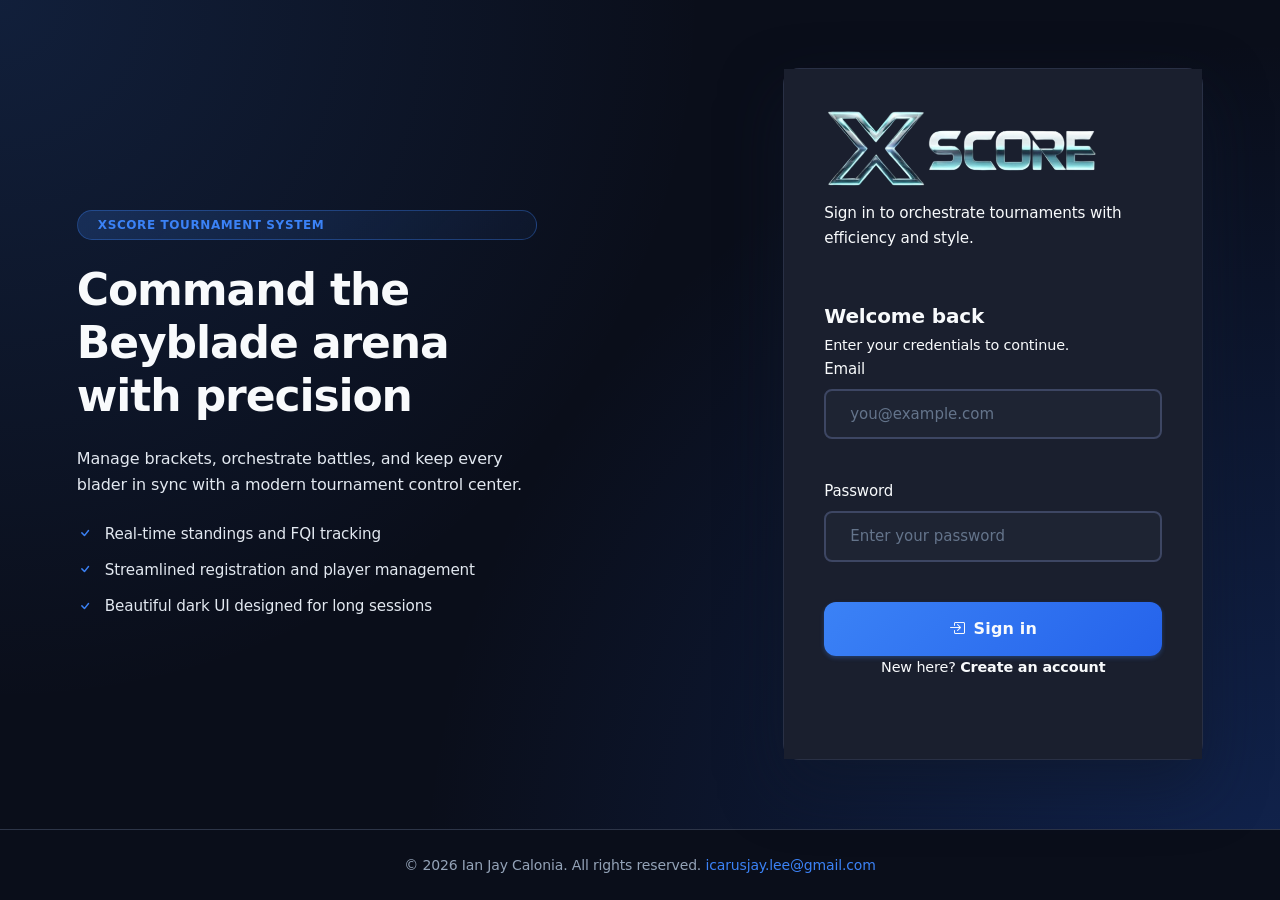
<file: index.html>
<!DOCTYPE html>
<html lang="en">

<head>
    <meta charset="UTF-8">
    <meta name="viewport" content="width=device-width, initial-scale=1.0">
    <title>XScore Tournament System</title>
    <link href="https://cdn.jsdelivr.net/npm/bootstrap@5.3.0/dist/css/bootstrap.min.css" rel="stylesheet">
    <link href="https://cdn.jsdelivr.net/npm/bootstrap-icons@1.10.0/font/bootstrap-icons.css" rel="stylesheet">
    <link href="assets/css/style.css" rel="stylesheet">
</head>

<body class="auth-page">
    <div class="auth-shell">
        <section class="auth-hero">
            <div class="auth-hero-content">
                <span class="badge rounded-pill">XScore Tournament System</span>
                <h1>Command the Beyblade arena with precision</h1>
                <p>Manage brackets, orchestrate battles, and keep every blader in sync with a modern tournament
                    control center.</p>
                <ul class="auth-feature-list">
                    <li>Real-time standings and FQI tracking</li>
                    <li>Streamlined registration and player management</li>
                    <li>Beautiful dark UI designed for long sessions</li>
                </ul>
            </div>
        </section>

        <section class="auth-card">
            <div class="auth-card-header">
                <div class="auth-brand">
                    <img src="assets/images/ab_logo.png" alt="AB Logo" class="auth-logo">
                </div>
                <p class="auth-subheading">Sign in to orchestrate tournaments with efficiency and style.</p>
            </div>

            <div class="auth-card-body">
                <!-- Login Form -->
                <div id="loginForm">
                    <div class="auth-section-heading">
                        <h3>Welcome back</h3>
                        <p class="text-muted">Enter your credentials to continue.</p>
                    </div>
                    <form id="loginFormElement" class="d-grid gap-3">
                        <div class="form-group">
                            <label for="loginEmail" class="form-label">Email</label>
                            <input type="email" class="form-control form-control-lg" id="loginEmail" required
                                placeholder="you@example.com">
                        </div>
                        <div class="form-group">
                            <label for="loginPassword" class="form-label">Password</label>
                            <input type="password" class="form-control form-control-lg" id="loginPassword" required
                                placeholder="Enter your password">
                        </div>
                        <button type="submit" class="btn btn-primary btn-lg w-100 fw-bold">
                            <i class="bi bi-box-arrow-in-right me-2"></i>Sign in
                        </button>
                    </form>

                    <div class="auth-toggle">
                        <p class="mb-0">New here?
                            <a href="#" id="showRegister">Create an account</a>
                        </p>
                    </div>
                </div>

                <!-- Register Form -->
                <div id="registerForm" style="display: none;">
                    <div class="auth-section-heading">
                        <h3>Create your account</h3>
                        <p class="text-muted">A few quick details and you’re ready to battle.</p>
                    </div>
                    <form id="registerFormElement" class="d-grid gap-3">
                        <div class="form-group">
                            <label for="registerEmail" class="form-label">Email</label>
                            <input type="email" class="form-control form-control-lg" id="registerEmail" required>
                        </div>
                        <div class="form-group">
                            <label for="registerPassword" class="form-label">Password</label>
                            <input type="password" class="form-control form-control-lg" id="registerPassword" required>
                        </div>
                        <div class="form-group">
                            <label for="bladerName" class="form-label">Real Name</label>
                            <input type="text" class="form-control form-control-lg" id="bladerName" required>
                        </div>
                        <div class="form-group">
                            <label for="displayName" class="form-label">Display Name</label>
                            <input type="text" class="form-control form-control-lg" id="displayName" required>
                        </div>
                        <button type="submit" class="btn btn-primary btn-lg w-100 fw-bold">
                            <i class="bi bi-person-plus me-2"></i>Register
                        </button>
                    </form>

                    <div class="auth-toggle">
                        <p class="mb-0">Already have an account?
                            <a href="#" id="showLogin">Return to login</a>
                        </p>
                    </div>
                </div>

                <!-- Alert Container -->
                <div id="alertContainer"></div>
            </div>
        </section>
    </div>

    <footer class="auth-footer">
        <p class="mb-0">&copy; 2026 Ian Jay Calonia. All rights reserved. <a href="mailto:icarusjay.lee@gmail.com">icarusjay.lee@gmail.com</a></p>
    </footer>

    <!-- Toast Container -->
    <div class="toast-container position-fixed top-0 end-0 p-3" id="toastContainer"></div>

    <script src="https://cdn.jsdelivr.net/npm/bootstrap@5.3.0/dist/js/bootstrap.bundle.min.js"></script>
    <script src="assets/js/api.js"></script>
    <script src="assets/js/auth.js"></script>
    <script src="assets/js/notifications.js"></script>
</body>

</html>
</file>
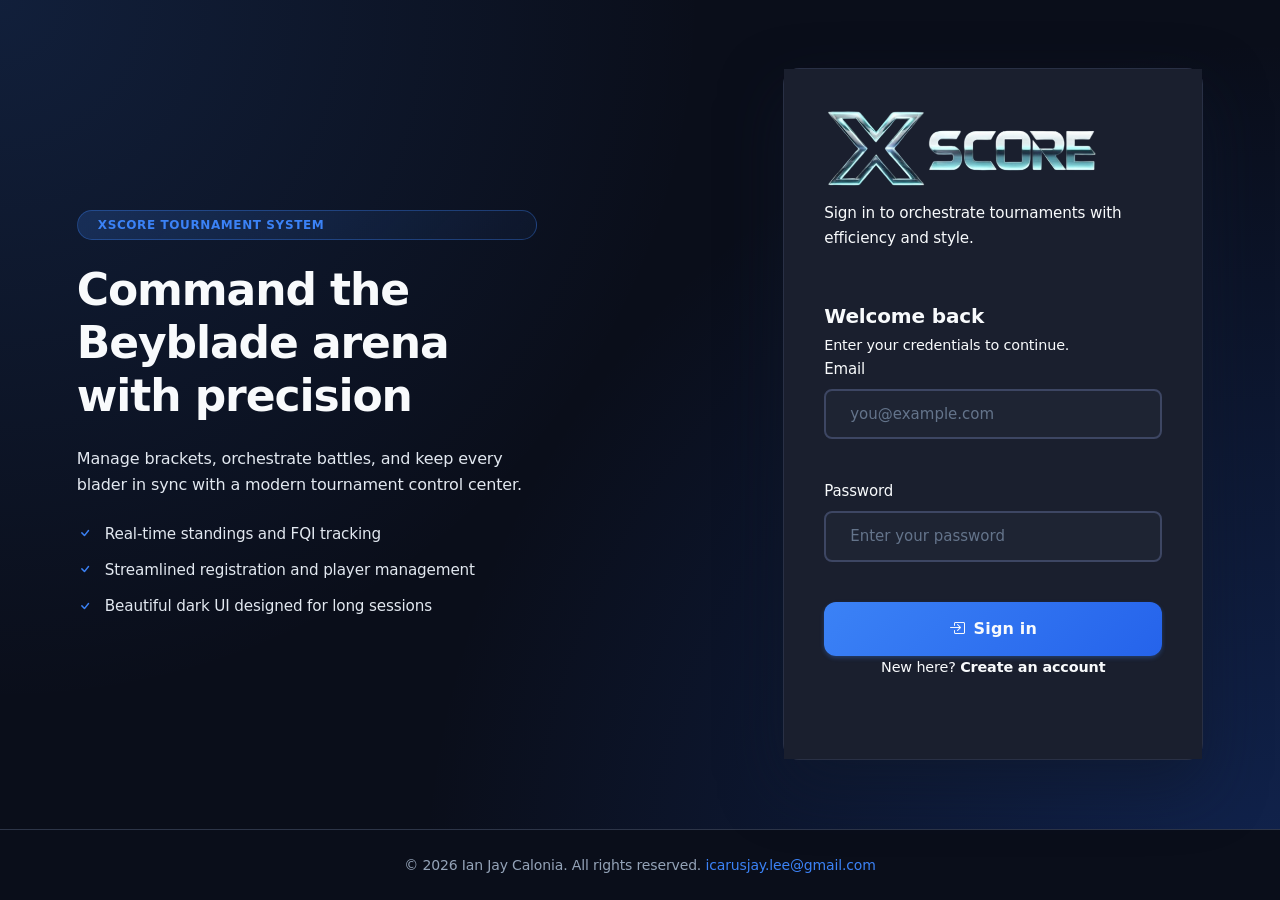
<file: dashboard.html>
﻿<!DOCTYPE html>
<html lang="en">

<head>
    <meta charset="UTF-8">
    <meta name="viewport" content="width=device-width, initial-scale=1.0">
    <title>Dashboard - XScore Tournament System</title>
    <link href="https://cdn.jsdelivr.net/npm/bootstrap@5.3.0/dist/css/bootstrap.min.css" rel="stylesheet">
    <link href="https://cdn.jsdelivr.net/npm/bootstrap-icons@1.10.0/font/bootstrap-icons.css" rel="stylesheet">
    <link href="assets/css/style.css" rel="stylesheet">
</head>

<body>
    <nav class="navbar navbar-expand-lg navbar-dark bg-dark sticky-top">
        <div class="container">
            <a class="navbar-brand py-0" href="dashboard.html">
                <img src="assets/images/ab_logo.png" alt="AB Logo" class="app-logo">
            </a>
            <button class="navbar-toggler border-0" type="button" data-bs-toggle="collapse"
                data-bs-target="#dashboardNav">
                <span class="navbar-toggler-icon"></span>
            </button>
            <div class="collapse navbar-collapse" id="dashboardNav">
                <div class="navbar-nav ms-auto gap-2">
                    <a class="nav-link active" href="dashboard.html">
                        <i class="bi bi-house me-1"></i> Dashboard
                    </a>
                    <a class="nav-link" href="tournaments.html">
                        <i class="bi bi-trophy me-1"></i> Tournaments
                    </a>
                    <a class="nav-link" href="settings.html">
                        <i class="bi bi-gear me-1"></i> Settings
                    </a>
                    <hr class="d-lg-none text-white-50 my-2">
                    <a class="nav-link text-danger" href="#" id="logoutBtn">
                        <i class="bi bi-box-arrow-right me-1"></i> Logout
                    </a>
                </div>
            </div>
        </div>
    </nav>

    <div class="container mt-4">
        <!-- Main Content -->
        <div class="row">
            <div class="col-12">
                <!-- Welcome Section -->
                <div class="card bg-primary text-white border-0 py-3 mb-4 overflow-hidden">
                    <div class="card-body position-relative z-1">
                        <h2 class="h3 mb-1">Welcome back, <span id="displayName">Blader</span>!</h2>
                        <p class="mb-0 opacity-75">Ready for your next tournament?</p>
                    </div>
                    <i class="bi bi-lightning-charge-fill position-absolute end-0 bottom-0 opacity-25"
                        style="font-size: 6rem; transform: translate(20%, 20%);"></i>
                </div>

                <!-- Stats Row: Lifetime and Recent Tournament Stats side by side -->
                <div class="row g-4 mb-4">
                    <!-- Lifetime Stats - Podium Finishes -->
                    <div class="col-12 col-md-6">
                        <div class="card h-100">
                            <div class="card-header bg-transparent border-0 pb-0">
                                <h4 class="h5 mb-0 fw-bold">Lifetime Stats - Podium Finishes</h4>
                            </div>
                            <div class="card-body">
                                <div class="row g-3">
                                    <div class="col-12 col-md-6 border-end-md">
                                        <h6 class="text-muted small text-uppercase fw-bold mb-3">Total Wins</h6>
                                        <div class="vstack gap-2">
                                            <div
                                                class="d-flex justify-content-between align-items-center p-2 bg-light rounded-3">
                                                <span class="small fw-semibold"><i
                                                        class="bi bi-trophy-fill text-warning me-2"></i> Champion</span>
                                                <span class="badge rounded-pill bg-warning px-3"
                                                    id="championCount">0</span>
                                            </div>
                                            <div
                                                class="d-flex justify-content-between align-items-center p-2 bg-light rounded-3">
                                                <span class="small fw-semibold"><i
                                                        class="bi bi-award-fill text-secondary me-2"></i> 2nd
                                                    Place</span>
                                                <span class="badge rounded-pill bg-secondary px-3"
                                                    id="firstRunnerUpCount">0</span>
                                            </div>
                                            <div
                                                class="d-flex justify-content-between align-items-center p-2 bg-light rounded-3">
                                                <span class="small fw-semibold"><i
                                                        class="bi bi-award text-muted me-2"></i> 3rd
                                                    Place</span>
                                                <span class="badge rounded-pill bg-white text-dark shadow-sm px-3"
                                                    id="secondRunnerUpCount">0</span>
                                            </div>
                                        </div>
                                    </div>
                                    <div class="col-12 col-md-6">
                                        <h6 class="text-muted small text-uppercase fw-bold mb-3">Performance Metrics
                                        </h6>
                                        <div class="vstack gap-2">
                                            <div
                                                class="d-flex justify-content-between align-items-center p-2 bg-light rounded-3">
                                                <span class="small fw-semibold"><i class="bi bi-percent me-2"></i> Win
                                                    Rate</span>
                                                <span class="badge rounded-pill bg-success px-3"
                                                    id="lifetimeWinRate">0%</span>
                                            </div>
                                            <div
                                                class="d-flex justify-content-between align-items-center p-2 bg-light rounded-3">
                                                <span class="small fw-semibold"><i class="bi bi-bar-chart me-2"></i>
                                                    Average
                                                    Rank</span>
                                                <span class="badge rounded-pill bg-info px-3" id="avgPlacement">-</span>
                                            </div>
                                            <div
                                                class="d-flex justify-content-between align-items-center p-2 bg-light rounded-3">
                                                <span class="small fw-semibold"><i
                                                        class="bi bi-star-fill text-primary me-2"></i> Best
                                                    Finish</span>
                                                <span class="badge rounded-pill bg-primary px-3"
                                                    id="bestFinish">-</span>
                                            </div>
                                        </div>
                                    </div>
                                </div>
                            </div>
                        </div>
                    </div>

                    <!-- Recent Tournament Stats -->
                    <div class="col-12 col-md-6">
                        <div class="card h-100">
                            <div class="card-header bg-transparent border-0 pb-0">
                                <h4 class="h5 mb-0 fw-bold">Recent Tournament Stats</h4>
                            </div>
                            <div class="card-body">
                                <div class="row g-3">
                                    <div class="col-12 col-md-6 border-end-md">
                                        <h6 class="text-muted small text-uppercase fw-bold mb-3">Performance</h6>
                                        <div class="vstack gap-2">
                                            <div
                                                class="d-flex justify-content-between align-items-center p-2 bg-light rounded-3">
                                                <span class="small fw-semibold"><i class="bi bi-flag-fill me-2"></i>
                                                    Placement</span>
                                                <span class="badge rounded-pill bg-primary px-3"
                                                    id="recentPlacement">-</span>
                                            </div>
                                            <div
                                                class="d-flex justify-content-between align-items-center p-2 bg-light rounded-3">
                                                <span class="small fw-semibold"><i class="bi bi-percent me-2"></i> Win
                                                    Rate</span>
                                                <span class="badge rounded-pill bg-success px-3"
                                                    id="recentWinRate">0%</span>
                                            </div>
                                            <div
                                                class="d-flex justify-content-between align-items-center p-2 bg-light rounded-3">
                                                <span class="small fw-semibold"><i class="bi bi-graph-up me-2"></i> Avg
                                                    Score</span>
                                                <span class="badge rounded-pill bg-info px-3"
                                                    id="recentScore">0.0</span>
                                            </div>
                                        </div>
                                    </div>
                                    <div class="col-12 col-md-6">
                                        <h6 class="text-muted small text-uppercase fw-bold mb-3">Battle Highlights</h6>
                                        <div class="vstack gap-2">
                                            <div
                                                class="d-flex justify-content-between align-items-center p-2 bg-light rounded-3">
                                                <span class="small fw-semibold"><i
                                                        class="bi bi-star-fill text-warning me-2"></i> Best
                                                    Finish</span>
                                                <span class="badge rounded-pill bg-warning px-3"
                                                    id="recentBestFinish">-</span>
                                            </div>
                                            <div class="p-2 border rounded-3 bg-white mt-1">
                                                <div class="d-flex gap-2 text-muted small">
                                                    <i class="bi bi-info-circle flex-shrink-0"></i>
                                                    <span>Most effective finish type from your recent tournament.</span>
                                                </div>
                                            </div>
                                        </div>
                                    </div>
                                </div>
                            </div>
                        </div>
                    </div>
                </div>

                <!-- Tournaments Tabs -->
                <div class="card border-0 shadow-sm mb-4">
                    <div class="card-header bg-transparent border-0 pb-0 mt-2">
                        <ul class="nav nav-pills custom-tabs mb-3 gap-2" id="tournamentTabs" role="tablist">
                            <li class="nav-item" role="presentation">
                                <button class="nav-link active position-relative" id="ongoing-tab" data-bs-toggle="pill"
                                    data-bs-target="#ongoing-pane" type="button" role="tab">
                                    <i class="bi bi-play-circle me-1"></i>Ongoing
                                    <span class="badge bg-success ms-1 small d-none" id="ongoingCount">0</span>
                                </button>
                            </li>
                            <li class="nav-item" role="presentation">
                                <button class="nav-link position-relative" id="upcoming-tab" data-bs-toggle="pill"
                                    data-bs-target="#upcoming-pane" type="button" role="tab">
                                    <i class="bi bi-calendar-event me-1"></i>Upcoming
                                    <span class="badge bg-primary ms-1 small d-none" id="upcomingCount">0</span>
                                </button>
                            </li>
                            <li class="nav-item" role="presentation">
                                <button class="nav-link" id="recent-tab" data-bs-toggle="pill"
                                    data-bs-target="#recent-pane" type="button" role="tab">
                                    <i class="bi bi-clock-history me-1"></i>Recent
                                </button>
                            </li>
                        </ul>
                    </div>
                    <div class="card-body pt-0">
                        <div class="tab-content" id="tournamentTabsContent">
                            <!-- Ongoing Pane -->
                            <div class="tab-pane fade show active" id="ongoing-pane" role="tabpanel"
                                aria-labelledby="ongoing-tab">
                                <div id="ongoingTournaments" class="list-group list-group-flush gap-2">
                                    <div class="text-center py-4 text-muted small">No ongoing tournaments</div>
                                </div>
                            </div>
                            <!-- Upcoming Pane -->
                            <div class="tab-pane fade" id="upcoming-pane" role="tabpanel"
                                aria-labelledby="upcoming-tab">
                                <div id="upcomingTournaments" class="list-group list-group-flush gap-2">
                                    <div class="text-center py-4 text-muted small">No upcoming tournaments</div>
                                </div>
                            </div>
                            <!-- Recent Pane -->
                            <div class="tab-pane fade" id="recent-pane" role="tabpanel" aria-labelledby="recent-tab">
                                <div id="recentTournaments" class="list-group list-group-flush gap-2">
                                    <div class="text-center py-5 text-muted">
                                        <div class="spinner-border spinner-border-sm text-primary mb-2"></div>
                                        <p class="small mb-0">Loading tournaments...</p>
                                    </div>
                                </div>
                            </div>
                        </div>
                    </div>
                </div>
            </div>
        </div>
    </div>

    <script src="https://cdn.jsdelivr.net/npm/bootstrap@5.3.0/dist/js/bootstrap.bundle.min.js"></script>
    <script src="assets/js/api.js"></script>
    <script src="assets/js/ui_feedback.js"></script>
    <script src="assets/js/dashboard.js"></script>
    <script src="assets/js/notifications.js"></script>
</body>

</html>
</file>
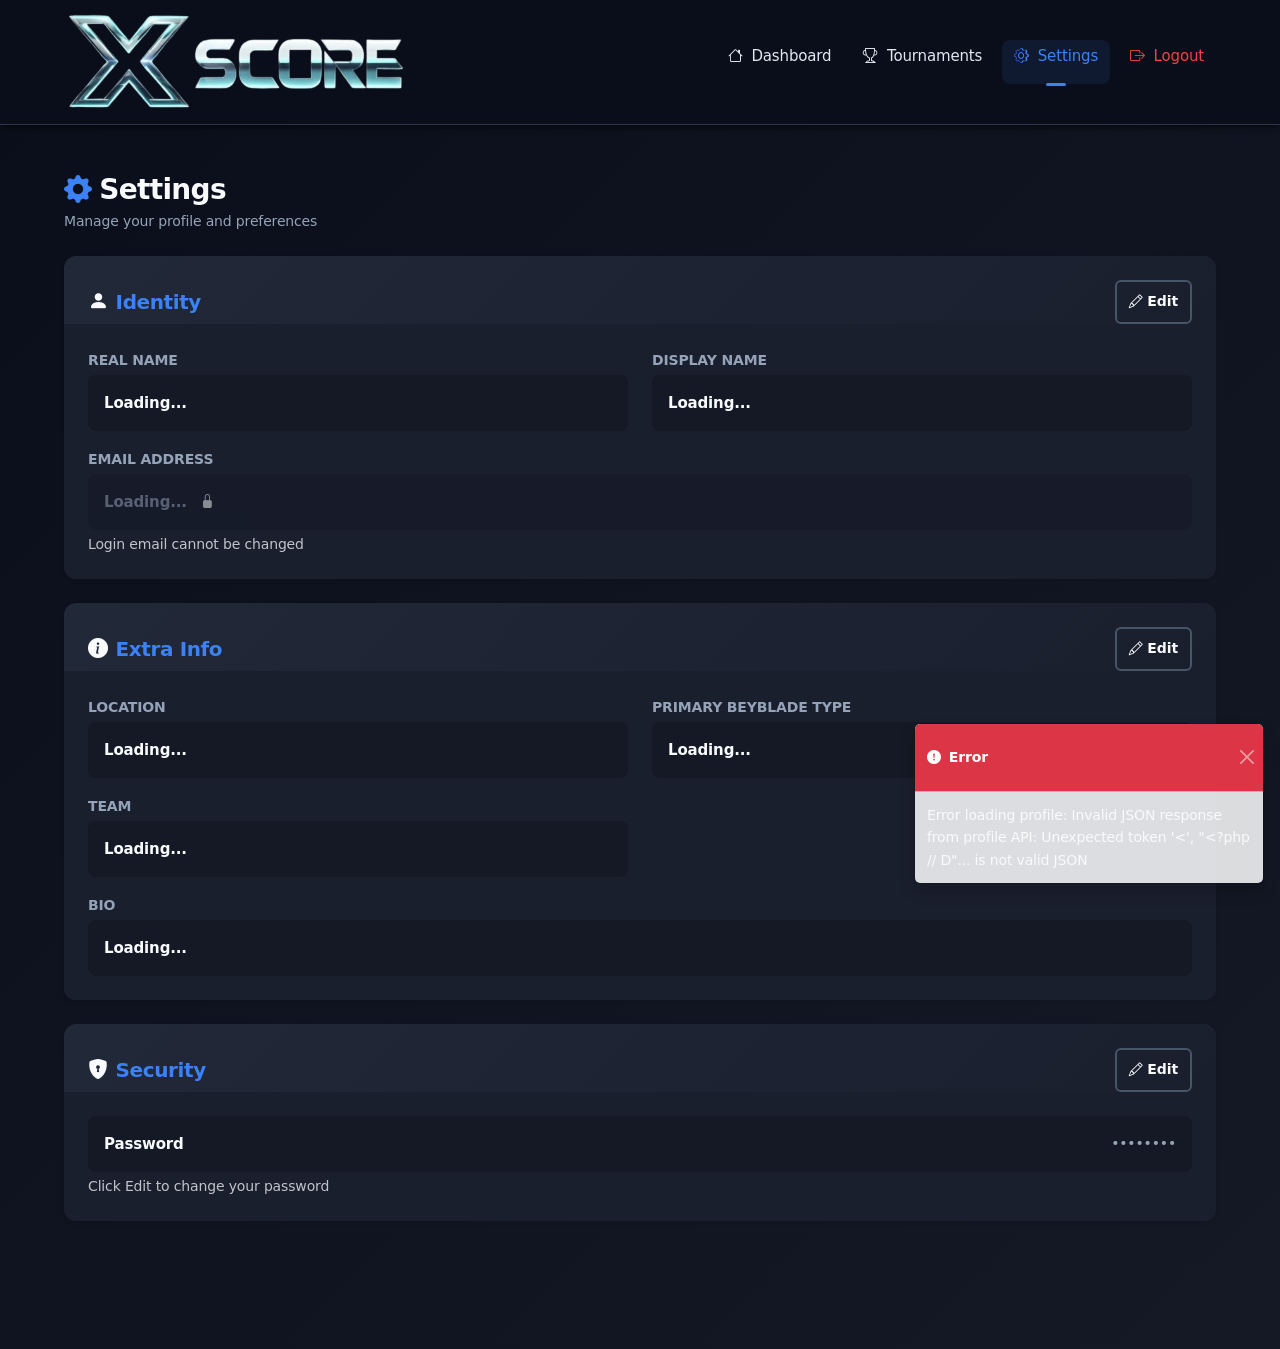
<file: settings.html>
﻿<!DOCTYPE html>
<html lang="en">

<head>
    <meta charset="UTF-8">
    <meta name="viewport" content="width=device-width, initial-scale=1.0">
    <title>Settings - XScore Tournament System</title>
    <link href="https://cdn.jsdelivr.net/npm/bootstrap@5.3.0/dist/css/bootstrap.min.css" rel="stylesheet">
    <link href="https://cdn.jsdelivr.net/npm/bootstrap-icons@1.10.0/font/bootstrap-icons.css" rel="stylesheet">
    <link href="assets/css/style.css" rel="stylesheet">
    <link href="assets/css/settings.css" rel="stylesheet">
    <link href="assets/css/team-autocomplete.css" rel="stylesheet">
</head>

<body>
    <nav class="navbar navbar-expand-lg navbar-dark bg-dark sticky-top">
        <div class="container">
            <a class="navbar-brand py-0" href="dashboard.html">
                <img src="assets/images/ab_logo.png" alt="AB Logo" class="app-logo">
            </a>
            <button class="navbar-toggler border-0" type="button" data-bs-toggle="collapse"
                data-bs-target="#settingsNav">
                <span class="navbar-toggler-icon"></span>
            </button>
            <div class="collapse navbar-collapse" id="settingsNav">
                <div class="navbar-nav ms-auto gap-2">
                    <a class="nav-link" href="dashboard.html">
                        <i class="bi bi-house me-1"></i> Dashboard
                    </a>
                    <a class="nav-link" href="tournaments.html">
                        <i class="bi bi-trophy me-1"></i> Tournaments
                    </a>
                    <a class="nav-link active" href="settings.html">
                        <i class="bi bi-gear me-1"></i> Settings
                    </a>
                    <hr class="d-lg-none text-white-50 my-2">
                    <a class="nav-link text-danger" href="#" id="logoutBtn">
                        <i class="bi bi-box-arrow-right me-1"></i> Logout
                    </a>
                </div>
            </div>
        </div>
    </nav>

    <div class="container mt-4">
        <!-- Main Content -->
        <div class="row">
            <div class="col-12">
                <!-- Settings Header -->
                <div class="mt-4 mb-4">
                    <h1 class="h3 fw-bold mb-1"><i class="bi bi-gear-fill text-primary me-2"></i>Settings</h1>
                    <p class="text-muted small">Manage your profile and preferences</p>
                </div>

                <!-- Identity Section -->
                <div class="card border-0 shadow-sm mb-4">
                    <div class="card-header bg-transparent border-0 pt-4 px-4 pb-0 d-flex justify-content-between align-items-center">
                        <h2 class="h5 fw-bold mb-0 text-primary"><i class="bi bi-person-fill me-2"></i>Identity</h2>
                        <div class="section-controls" id="identityControls">
                            <button type="button" class="btn btn-sm btn-outline-secondary" id="editIdentityBtn">
                                <i class="bi bi-pencil me-1"></i>Edit
                            </button>
                        </div>
                    </div>
                    <div class="card-body p-4">
                        <!-- View Mode -->
                        <div id="identityViewMode">
                            <div class="row mb-3">
                                <div class="col-md-6">
                                    <label class="small fw-bold text-muted text-uppercase mb-1">Real Name</label>
                                    <div class="bg-light border-0 rounded-3 p-3">
                                        <span id="viewRealName" class="fw-semibold">Loading...</span>
                                    </div>
                                </div>
                                <div class="col-md-6">
                                    <label class="small fw-bold text-muted text-uppercase mb-1">Display Name</label>
                                    <div class="bg-light border-0 rounded-3 p-3">
                                        <span id="viewDisplayName" class="fw-semibold">Loading...</span>
                                    </div>
                                </div>
                            </div>
                            <div class="row">
                                <div class="col-12">
                                    <label class="small fw-bold text-muted text-uppercase mb-1">Email Address</label>
                                    <div class="bg-light border-0 rounded-3 p-3 opacity-50">
                                        <span id="viewEmail" class="fw-semibold text-muted">Loading...</span>
                                        <i class="bi bi-lock-fill small ms-2"></i>
                                    </div>
                                    <div class="form-text small opacity-75">Login email cannot be changed</div>
                                </div>
                            </div>
                        </div>

                        <!-- Edit Mode (Hidden by default) -->
                        <div id="identityEditMode" class="d-none">
                            <div class="row mb-3">
                                <div class="col-md-6">
                                    <label class="small fw-bold text-muted text-uppercase mb-1">Real Name</label>
                                    <input type="text" class="form-control" id="editRealName" placeholder="Enter your real name">
                                </div>
                                <div class="col-md-6">
                                    <label class="small fw-bold text-muted text-uppercase mb-1">Display Name</label>
                                    <input type="text" class="form-control" id="editDisplayName" placeholder="Enter your display name">
                                </div>
                            </div>
                            <div class="row">
                                <div class="col-12">
                                    <label class="small fw-bold text-muted text-uppercase mb-1">Email Address</label>
                                    <div class="bg-light border-0 rounded-3 p-3 opacity-50">
                                        <span id="editEmail" class="fw-semibold text-muted">Loading...</span>
                                        <i class="bi bi-lock-fill small ms-2"></i>
                                    </div>
                                    <div class="form-text small opacity-75">Login email cannot be changed</div>
                                </div>
                            </div>
                            <div class="d-flex gap-2 mt-3">
                                <button type="button" class="btn btn-primary btn-sm" id="saveIdentityBtn">
                                    <i class="bi bi-check-circle me-1"></i>Save
                                </button>
                                <button type="button" class="btn btn-outline-secondary btn-sm" id="cancelIdentityBtn">
                                    <i class="bi bi-x-circle me-1"></i>Cancel
                                </button>
                            </div>
                        </div>
                    </div>
                </div>

                <!-- Extra Info Section -->
                <div class="card border-0 shadow-sm mb-4">
                    <div class="card-header bg-transparent border-0 pt-4 px-4 pb-0 d-flex justify-content-between align-items-center">
                        <h2 class="h5 fw-bold mb-0 text-primary"><i class="bi bi-info-circle-fill me-2"></i>Extra Info</h2>
                        <div class="section-controls" id="extraInfoControls">
                            <button type="button" class="btn btn-sm btn-outline-secondary" id="editExtraInfoBtn">
                                <i class="bi bi-pencil me-1"></i>Edit
                            </button>
                        </div>
                    </div>
                    <div class="card-body p-4">
                        <!-- View Mode -->
                        <div id="extraInfoViewMode">
                            <div class="row mb-3">
                                <div class="col-md-6">
                                    <label class="small fw-bold text-muted text-uppercase mb-1">Location</label>
                                    <div class="bg-light border-0 rounded-3 p-3">
                                        <span id="viewLocation" class="fw-semibold">Loading...</span>
                                    </div>
                                </div>
                                <div class="col-md-6">
                                    <label class="small fw-bold text-muted text-uppercase mb-1">Primary Beyblade Type</label>
                                    <div class="bg-light border-0 rounded-3 p-3">
                                        <span id="viewPreferredType" class="fw-semibold">Loading...</span>
                                    </div>
                                </div>
                            </div>
                            <div class="row mb-3">
                                <div class="col-md-6">
                                    <label class="small fw-bold text-muted text-uppercase mb-1">Team</label>
                                    <div class="bg-light border-0 rounded-3 p-3">
                                        <span id="viewTeam" class="fw-semibold">Loading...</span>
                                    </div>
                                </div>
                                <div class="col-md-6">
                                    <!-- Empty column for layout balance -->
                                </div>
                            </div>
                            <div class="row">
                                <div class="col-12">
                                    <label class="small fw-bold text-muted text-uppercase mb-1">Bio</label>
                                    <div class="bg-light border-0 rounded-3 p-3">
                                        <span id="viewBio" class="fw-semibold">Loading...</span>
                                    </div>
                                </div>
                            </div>
                        </div>

                        <!-- Edit Mode (Hidden by default) -->
                        <div id="extraInfoEditMode" class="d-none">
                            <div class="row mb-3">
                                <div class="col-md-6">
                                    <label class="small fw-bold text-muted text-uppercase mb-1">Location</label>
                                    <input type="text" class="form-control" id="editLocation" placeholder="Enter your location">
                                </div>
                                <div class="col-md-6">
                                    <label class="small fw-bold text-muted text-uppercase mb-1">Primary Beyblade Type</label>
                                    <input type="text" class="form-control" id="editPreferredType" placeholder="Enter your preferred beyblade type">
                                </div>
                            </div>
                            <div class="row mb-3">
                                <div class="col-md-6">
                                    <label class="small fw-bold text-muted text-uppercase mb-1">Team</label>
                                    <div class="position-relative">
                                        <input type="text" class="form-control" id="editTeam" placeholder="Type team name...">
                                        <div id="teamSuggestions" class="team-suggestions position-absolute w-100 bg-white border rounded shadow-sm mt-1" style="display: none; z-index: 1000;"></div>
                                    </div>
                                </div>
                                <div class="col-md-6">
                                    <!-- Empty column for layout balance -->
                                </div>
                            </div>
                            <div class="row mb-3">
                                <div class="col-12">
                                    <label class="small fw-bold text-muted text-uppercase mb-1">Blader Bio</label>
                                    <textarea class="form-control" id="editBio" rows="3" placeholder="Enter your bio"></textarea>
                                </div>
                            </div>
                            <div class="d-flex gap-2">
                                <button type="button" class="btn btn-primary btn-sm" id="saveExtraInfoBtn">
                                    <i class="bi bi-check-circle me-1"></i>Save
                                </button>
                                <button type="button" class="btn btn-outline-secondary btn-sm" id="cancelExtraInfoBtn">
                                    <i class="bi bi-x-circle me-1"></i>Cancel
                                </button>
                            </div>
                        </div>
                    </div>
                </div>

                <!-- Security Section -->
                <div class="card border-0 shadow-sm mb-5">
                    <div class="card-header bg-transparent border-0 pt-4 px-4 pb-0 d-flex justify-content-between align-items-center">
                        <h2 class="h5 fw-bold mb-0 text-primary"><i class="bi bi-shield-lock-fill me-2"></i>Security</h2>
                        <div class="section-controls" id="securityControls">
                            <button type="button" class="btn btn-sm btn-outline-secondary" id="editSecurityBtn">
                                <i class="bi bi-pencil me-1"></i>Edit
                            </button>
                        </div>
                    </div>
                    <div class="card-body p-4">
                        <!-- View Mode -->
                        <div id="securityViewMode">
                            <div class="bg-light border-0 rounded-3 p-3">
                                <div class="d-flex justify-content-between align-items-center">
                                    <span class="fw-semibold">Password</span>
                                    <span class="text-muted small">••••••••</span>
                                </div>
                            </div>
                            <div class="form-text small opacity-75">Click Edit to change your password</div>
                        </div>

                        <!-- Edit Mode (Hidden by default) -->
                        <div id="securityEditMode" class="d-none">
                            <div class="row g-3 mb-3">
                                <div class="col-md-4">
                                    <label class="form-label small fw-bold text-muted text-uppercase" for="currentPassword">Current Password</label>
                                    <input type="password" class="form-control" id="currentPassword" placeholder="Enter current password">
                                </div>
                                <div class="col-md-4">
                                    <label class="form-label small fw-bold text-muted text-uppercase" for="newPassword">New Password</label>
                                    <input type="password" class="form-control" id="newPassword" placeholder="Enter new password (min 6 chars)">
                                </div>
                                <div class="col-md-4">
                                    <label class="form-label small fw-bold text-muted text-uppercase" for="confirmPassword">Confirm New Password</label>
                                    <input type="password" class="form-control" id="confirmPassword" placeholder="Confirm new password">
                                </div>
                            </div>
                            <div class="d-flex gap-2">
                                <button type="button" class="btn btn-primary btn-sm" id="saveSecurityBtn">
                                    <i class="bi bi-check-circle me-1"></i>Update Password
                                </button>
                                <button type="button" class="btn btn-outline-secondary btn-sm" id="cancelSecurityBtn">
                                    <i class="bi bi-x-circle me-1"></i>Cancel
                                </button>
                            </div>
                        </div>
                    </div>
                </div>
            </div>
        </div>
    </div>

    <!-- Toast Container -->
    <div class="toast-container position-fixed bottom-0 end-0 p-3" style="z-index: 11">
        <div id="successToast" class="toast" role="alert" aria-live="assertive" aria-atomic="true">
            <div class="toast-header bg-success text-white">
                <i class="bi bi-check-circle-fill me-2"></i>
                <strong class="me-auto">Success</strong>
                <button type="button" class="btn-close btn-close-white" data-bs-dismiss="toast" aria-label="Close"></button>
            </div>
            <div class="toast-body" id="successToastBody">
                Changes saved successfully!
            </div>
        </div>
        <div id="errorToast" class="toast" role="alert" aria-live="assertive" aria-atomic="true">
            <div class="toast-header bg-danger text-white">
                <i class="bi bi-exclamation-circle-fill me-2"></i>
                <strong class="me-auto">Error</strong>
                <button type="button" class="btn-close btn-close-white" data-bs-dismiss="toast" aria-label="Close"></button>
            </div>
            <div class="toast-body" id="errorToastBody">
                Failed to save changes.
            </div>
        </div>
    </div>

    <script src="https://cdn.jsdelivr.net/npm/bootstrap@5.3.0/dist/js/bootstrap.bundle.min.js"></script>
    <script src="assets/js/settings-new.js"></script>
    <script src="assets/js/notifications.js"></script>
</body>

</html>
</file>
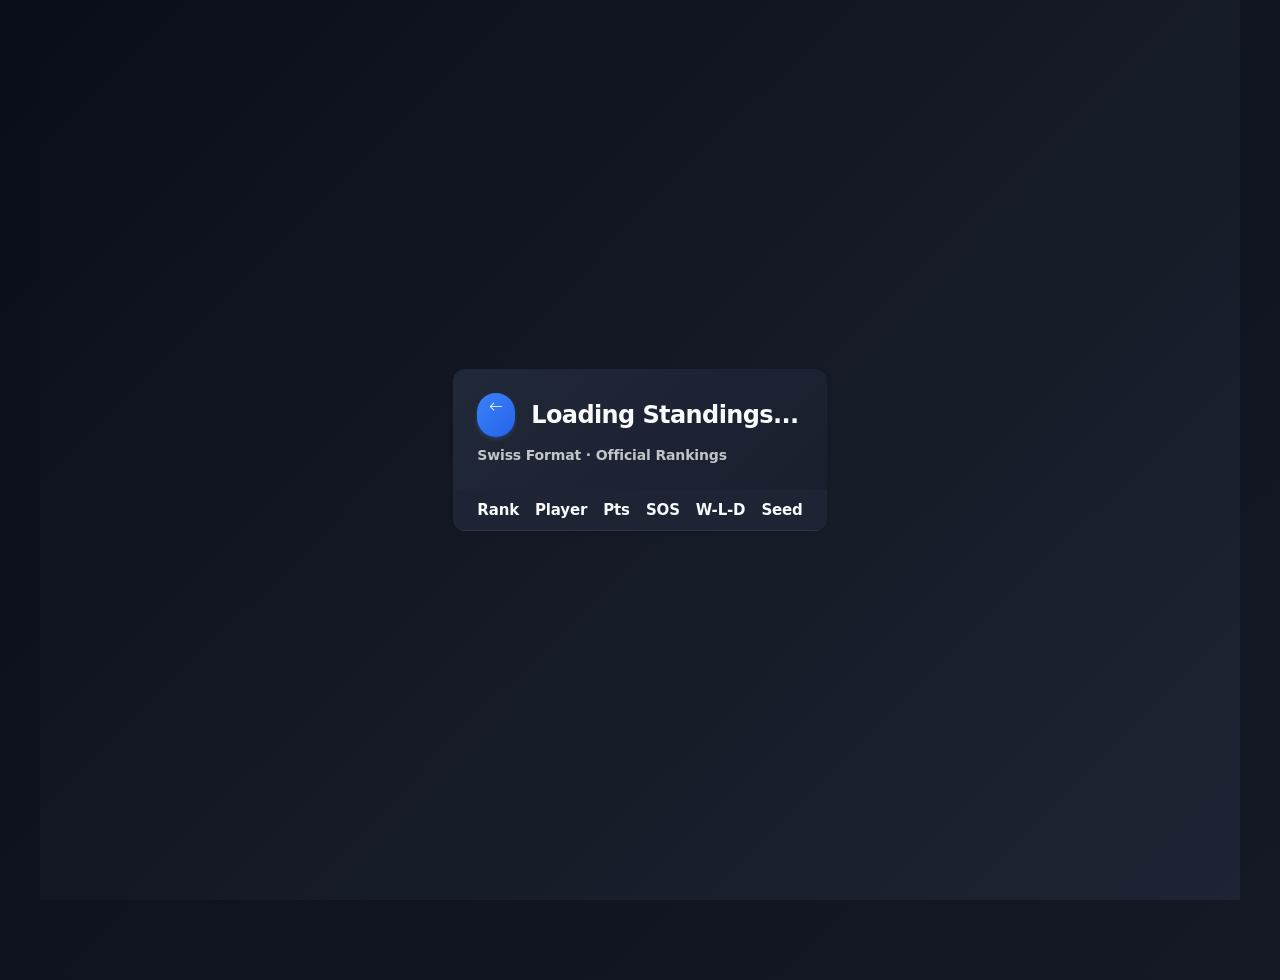
<file: standings.html>
<!DOCTYPE html>
<html lang="en">

<head>
    <meta charset="UTF-8">
    <meta name="viewport" content="width=device-width, initial-scale=1.0">
    <title>Tournament Standings - XScore</title>
    <link href="https://cdn.jsdelivr.net/npm/bootstrap@5.3.0/dist/css/bootstrap.min.css" rel="stylesheet">
    <link rel="stylesheet" href="https://cdn.jsdelivr.net/npm/bootstrap-icons@1.11.1/font/bootstrap-icons.css">
    <link href="assets/css/style.css" rel="stylesheet">
    <style>
        .rank-cell {
            font-weight: 800;
            color: var(--primary-color);
            width: 60px;
        }

        .score-badge {
            font-weight: 700;
            padding: 0.25rem 0.75rem;
            border-radius: 8px;
            background: rgba(59, 130, 246, 0.1);
            color: var(--primary-color);
        }

        .buchholz-cell {
            font-family: monospace;
            font-weight: 600;
            color: #6366f1;
        }

        .player-avatar {
            width: 32px;
            height: 32px;
            background: #f1f5f9;
            border-radius: 8px;
            display: flex;
            align-items: center;
            justify-content: center;
            font-weight: 700;
            font-size: 0.8rem;
            margin-right: 12px;
        }
    </style>
</head>

<body class="bg-light">
    <div class="container mobile-container py-4">
        <div class="card border-0 shadow-sm overflow-hidden">
            <div class="card-header bg-primary text-white p-4 border-0">
                <div class="d-flex align-items-center gap-3 mb-2">
                    <a href="javascript:history.back()" class="btn btn-primary btn-sm rounded-pill border-white">
                        <i class="bi bi-arrow-left"></i>
                    </a>
                    <h1 class="h4 fw-bold mb-0 text-truncate" id="tournamentName">Loading Standings...</h1>
                </div>
                <p class="mb-0 small opacity-75" id="tournamentMeta">Swiss Format · Official Rankings</p>
            </div>

            <div class="card-body p-0">
                <div class="table-responsive">
                    <table class="table table-hover align-middle mb-0" id="standingsTable">
                        <thead class="bg-light">
                            <tr>
                                <th class="ps-4">Rank</th>
                                <th>Player</th>
                                <th class="text-center">Pts</th>
                                <th class="text-center">SOS</th>
                                <th class="text-center">W-L-D</th>
                                <th class="text-center pe-4">Seed</th>
                            </tr>
                        </thead>
                        <tbody id="standingsList" class="border-top-0">
                            <!-- Content loaded by JS -->
                        </tbody>
                    </table>
                </div>
            </div>
        </div>
    </div>

    <!-- Scripts -->
    <script src="https://cdn.jsdelivr.net/npm/bootstrap@5.3.0/dist/js/bootstrap.bundle.min.js"></script>
    <script src="assets/js/ui_feedback.js"></script>
    <script>
        document.addEventListener('DOMContentLoaded', async () => {
            const urlParams = new URLSearchParams(window.location.search);
            const tournamentId = urlParams.get('id');

            if (!tournamentId) {
                showError('Invalid Tournament ID');
                return;
            }

            try {
                // Fetch Details first for metadata
                const detailResponse = await fetch(`api/tournaments/create.php?action=getDetails&id=${tournamentId}`);
                const detail = await detailResponse.json();
                if (detail.success) {
                    document.getElementById('tournamentName').textContent = detail.tournament.name;
                    document.getElementById('tournamentMeta').textContent = `${getTournamentTypeLabel(detail.tournament.tournament_type)} · ${detail.tournament.stadiums.length} Stadiums`;
                }

                // Fetch Standings
                const response = await fetch(`api/tournaments/rounds.php?action=getStandings&tournament_id=${tournamentId}`);
                const result = await response.json();

                if (result.success) {
                    renderStandings(result.standings);
                } else {
                    showError(result.message);
                }
            } catch (error) {
                console.error('Error fetching standings:', error);
                showError('Failed to load standings data.');
            }
        });

        function renderStandings(standings) {
            const list = document.getElementById('standingsList');
            if (standings.length === 0) {
                list.innerHTML = '<tr><td colspan="6" class="text-center py-5 text-muted">No results recorded yet. Standings will appear as matches complete.</td></tr>';
                return;
            }

            list.innerHTML = standings.map((s, index) => `
                <tr>
                    <td class="ps-4 rank-cell">#${index + 1}</td>
                    <td>
                        <div class="d-flex align-items-center">
                            <div class="player-avatar">${s.name.charAt(0).toUpperCase()}</div>
                            <div class="fw-bold">${s.name}</div>
                        </div>
                    </td>
                    <td class="text-center">
                        <span class="score-badge">${s.points}</span>
                    </td>
                    <td class="text-center">
                        <span class="buchholz-cell">${s.buchholz}</span>
                    </td>
                    <td class="text-center small text-muted">
                        ${s.wins}W - ${s.losses}L - ${s.draws}D
                    </td>
                    <td class="text-center pe-4 text-muted small">
                        ${s.seed}
                    </td>
                </tr>
            `).join('');
        }

        function getTournamentTypeLabel(type) {
            switch (type) {
                case 'swiss': return 'Swiss Format';
                case 'single_elimination': return 'Single Elimination';
                case 'double_elimination': return 'Double Elimination';
                default: return 'Tournament';
            }
        }
    </script>

    <script src="https://cdn.jsdelivr.net/npm/bootstrap@5.3.0/dist/js/bootstrap.bundle.min.js"></script>
    <script src="assets/js/notifications.js"></script>
</body>

</html>
</file>
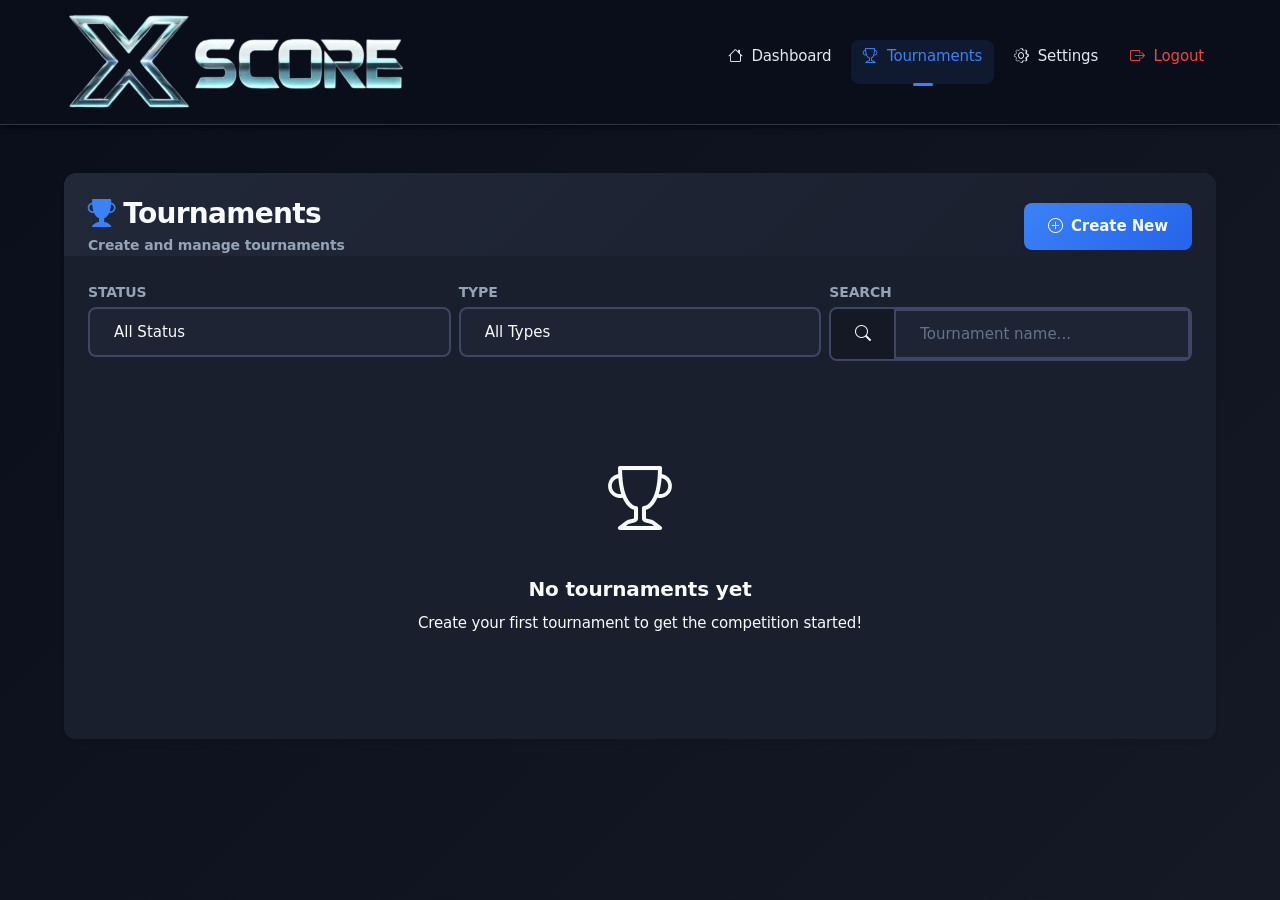
<file: tournament-bracket.html>
<!DOCTYPE html>
<html lang="en">

<head>
    <meta charset="UTF-8">
    <meta name="viewport" content="width=device-width, initial-scale=1.0">
    <title>Tournament Bracket - XScore Tournament System</title>
    <link href="https://cdn.jsdelivr.net/npm/bootstrap@5.3.0/dist/css/bootstrap.min.css" rel="stylesheet">
    <link href="https://cdn.jsdelivr.net/npm/bootstrap-icons@1.10.0/font/bootstrap-icons.css" rel="stylesheet">
    <link href="assets/css/style.css" rel="stylesheet">
    <link href="assets/css/tournament-detail.css" rel="stylesheet">
    <link href="assets/css/tournament-bracket.css" rel="stylesheet">
</head>

<body>
    <nav class="navbar navbar-expand-lg navbar-dark bg-dark sticky-top">
        <div class="container">
            <a class="navbar-brand py-0" href="dashboard.html">
                <img src="assets/images/ab_logo.png" alt="AB Logo" class="app-logo">
            </a>
            <button class="navbar-toggler border-0" type="button" data-bs-toggle="collapse"
                data-bs-target="#dashboardNav">
                <span class="navbar-toggler-icon"></span>
            </button>
            <div class="collapse navbar-collapse" id="dashboardNav">
                <div class="navbar-nav ms-auto gap-2">
                    <a class="nav-link" href="dashboard.html">
                        <i class="bi bi-house me-1"></i> Dashboard
                    </a>
                    <a class="nav-link" href="tournaments.html">
                        <i class="bi bi-trophy me-1"></i> Tournaments
                    </a>
                    <a class="nav-link" href="settings.html">
                        <i class="bi bi-gear me-1"></i> Settings
                    </a>
                    <hr class="d-lg-none text-white-50 my-2">
                    <a class="nav-link text-danger" href="#" id="logoutBtn">
                        <i class="bi bi-box-arrow-right me-1"></i> Logout
                    </a>
                </div>
            </div>
        </div>
    </nav>

    <div class="bracket-page-container">
        <div class="container-fluid px-4">
            <div class="card border-0 shadow-sm mt-3 mb-3">
                <div class="card-body p-4">
                    <div class="d-flex flex-column gap-3">
                        <div class="d-flex align-items-center gap-2">
                            <a href="#" id="backBtn" class="btn btn-light btn-sm rounded-pill">
                                <i class="bi bi-arrow-left"></i>
                            </a>
                            <h1 id="tournamentName" class="h4 fw-bold mb-0 text-truncate">Tournament Details</h1>
                        </div>

                        <div id="stage2ButtonContainer"
                            class="alert alert-info mb-0 stage2-button-container-hidden single-elimination-hidden">
                            <div
                                class="d-flex flex-column flex-md-row align-items-center justify-content-between gap-3 text-center text-md-start">
                                <div>
                                    <i class="bi bi-trophy-fill me-2"></i>
                                    <strong>Swiss Rounds Complete!</strong>
                                    <p class="mb-0 mt-1">All matches have been scored. Select top cut size to advance.
                                    </p>
                                </div>
                                <div
                                    class="d-flex flex-column flex-sm-row align-items-center gap-2 w-100 w-md-auto stage-progress-actions">
                                    <div class="input-group w-100 w-sm-auto input-group-min-width">
                                        <span class="input-group-text bg-white border-end-0">Top</span>
                                        <input type="number" id="topCutSelect" class="form-control border-start-0 ps-0"
                                            min="2" step="2" value="16" readonly tabindex="-1">
                                    </div>
                                    <button id="proceedToStage2Btn" class="btn btn-primary btn-lg w-100 w-sm-auto"
                                        onclick="advanceToTopCut()">
                                        <i class="bi bi-arrow-right-circle me-2"></i>Proceed to Stage 2
                                    </button>
                                </div>
                            </div>
                        </div>

                        <div id="tournamentCompletionContainer" class="alert alert-success mb-0 d-none">
                            <div
                                class="d-flex flex-column flex-md-row align-items-center justify-content-between gap-3 text-center text-md-start">
                                <div>
                                    <i class="bi bi-check-circle-fill me-2"></i>
                                    <strong>Tournament Ready to Finish!</strong>
                                    <p class="mb-0 mt-1">All bracket matches have been scored. Finalize the tournament
                                        to announce the winners.</p>
                                </div>
                                <button class="btn btn-success btn-lg w-100 w-sm-auto" onclick="finishTournament()">
                                    <i class="bi bi-flag-fill me-2"></i>Finish Tournament
                                </button>
                            </div>
                        </div>

                    </div>
                </div>
            </div>

            <!-- Tabs Navigation -->
            <ul class="nav nav-pills bg-white p-1 rounded-pill shadow-sm mb-3 justify-content-center gap-3 d-inline-flex position-relative start-50 translate-middle-x"
                id="tournamentTabs" role="tablist">
                <li class="nav-item" role="presentation">
                    <button class="nav-link active rounded-pill fw-bold px-4" id="bracket-tab" data-bs-toggle="tab"
                        data-bs-target="#bracket-pane" type="button" role="tab">
                        <i class="bi bi-diagram-3 me-1"></i>Bracket
                    </button>
                </li>
                <li class="nav-item" role="presentation">
                    <button class="nav-link rounded-pill fw-bold px-4" id="standings-tab" data-bs-toggle="tab"
                        data-bs-target="#standings-pane" type="button" role="tab">
                        <i class="bi bi-trophy me-1"></i>Standings
                    </button>
                </li>
                <li class="nav-item d-none" role="presentation" id="resultsTabItem">
                    <button class="nav-link rounded-pill fw-bold px-4" id="results-tab" data-bs-toggle="tab"
                        data-bs-target="#results-pane" type="button" role="tab">
                        <i class="bi bi-stars me-1"></i>Results
                    </button>
                </li>
            </ul>

            <!-- Tabs Content -->
            <div class="tab-content" id="tournamentTabsContent">
                <!-- Bracket Pane -->
                <div class="tab-pane fade show active" id="bracket-pane" role="tabpanel" aria-labelledby="bracket-tab">
                    <!-- Stage Switcher Tabs (Hidden by default, shown if multi-stage) -->
                    <div id="stageTabsContainer" class="d-flex justify-content-center mb-3 stage-tabs-container-hidden">
                        <div class="btn-group btn-group-sm p-1 bg-light rounded-pill border">
                            <input type="radio" class="btn-check" name="stage-tab" id="stage1Tab" checked
                                onchange="switchStage(1)">
                            <label class="btn btn-outline-primary rounded-pill px-4 border-0" for="stage1Tab">
                                <i class="bi bi-grid-3x3-gap me-1"></i>Swiss
                            </label>

                            <input type="radio" class="btn-check" name="stage-tab" id="stage2Tab"
                                onchange="switchStage(2)">
                            <label class="btn btn-outline-primary rounded-pill px-4 border-0" for="stage2Tab">
                                <i class="bi bi-diagram-3 me-1"></i>Top Cut
                            </label>
                        </div>
                    </div>

                    <!-- View Toggle -->
                    <div class="d-flex justify-content-center mb-3">
                        <div class="btn-group btn-group-sm" role="group">
                            <input type="checkbox" class="btn-check" id="collapsedViewToggle" autocomplete="off">
                            <label class="btn btn-outline-secondary" for="collapsedViewToggle">
                                <i class="bi bi-layout-text-window-reverse me-1"></i>Collapsed View
                            </label>
                        </div>
                    </div>

                    <div id="roundsContainer" class="rounds-container">
                        <div class="text-center w-100 p-5">
                            <div class="spinner-border text-primary" role="status">
                                <span class="visually-hidden">Loading...</span>
                            </div>
                        </div>
                    </div>
                </div>

                <!-- Standings Pane -->
                <div class="tab-pane fade" id="standings-pane" role="tabpanel" aria-labelledby="standings-tab">
                    <div class="standings-container">
                        <div class="table-responsive">
                            <table class="table" id="standingsTable">
                                <thead>
                                    <tr>
                                        <th class="text-center rank-cell-width">#</th>
                                        <th>Player</th>
                                        <th class="text-center">W-L</th>
                                        <th class="text-center">
                                            BP
                                            <i class="bi bi-question-circle-fill text-muted ms-1 tooltip-icon"
                                                data-bs-toggle="tooltip" data-bs-placement="top" data-bs-trigger="click"
                                                title="Bey Points: Total points scored in all matches (Burst=2, Over=2, Xtreme=3)"></i>
                                        </th>
                                        <th class="text-center">
                                            FQI
                                            <i class="bi bi-question-circle-fill text-muted ms-1 tooltip-icon"
                                                data-bs-toggle="tooltip" data-bs-placement="top" data-bs-trigger="click"
                                                title="Finish Quality Index: Weighted sum of decisive finishes (Xtreme=3, Burst/Over=2)"></i>
                                        </th>
                                        <th class="text-center">
                                            Pts Δ
                                            <i class="bi bi-question-circle-fill text-muted ms-1 tooltip-icon"
                                                data-bs-toggle="tooltip" data-bs-placement="top" data-bs-trigger="click"
                                                title="Points Differential: Total points for minus points against"></i>
                                        </th>
                                    </tr>
                                </thead>
                                <tbody id="standingsList">
                                    <tr>
                                        <td colspan="6" class="text-center py-5">
                                            <div class="spinner-border text-primary spinner-border-sm me-2"
                                                role="status"></div>
                                            Loading standings...
                                        </td>
                                    </tr>
                                </tbody>
                            </table>
                        </div>
                    </div>
                </div>

                <!-- Results Pane -->
                <div class="tab-pane fade" id="results-pane" role="tabpanel" aria-labelledby="results-tab">
                    <div class="results-container">
                        <div id="resultsLoading" class="text-center py-5">
                            <div class="spinner-border text-primary" role="status">
                                <span class="visually-hidden">Loading...</span>
                            </div>
                            <p class="mt-3 mb-0 text-muted">Fetching latest results...</p>
                        </div>

                        <div id="resultsEmpty" class="alert alert-info text-center d-none">
                            Results will appear once the tournament is completed.
                        </div>

                        <div id="resultsContent" class="results-card d-none">
                            <div
                                class="p-4 bg-light rounded-4 border border-warning border-opacity-25 shadow-sm text-center">
                                <h3 class="h5 fw-bold mb-3 text-warning">
                                    <i class="bi bi-stars me-2"></i>Tournament Winners
                                </h3>
                                <div class="podium-container">
                                    <div class="main-podium d-flex justify-content-center align-items-end gap-3 mb-2">
                                        <div class="podium-item podium-item-sm">
                                            <div class="player-avatar bg-secondary text-white mx-auto mb-2 podium-avatar-sm"
                                                id="resultsPodium2ndAvatar">?
                                            </div>
                                            <div class="fw-bold small text-truncate" id="resultsPodium2ndName">---</div>
                                            <div class="badge bg-secondary rounded-pill mt-1 badge-xs">2nd</div>
                                        </div>
                                        <div class="podium-item podium-item-lg podium-item-raised">
                                            <div class="player-avatar bg-warning text-white mx-auto mb-2 podium-avatar-lg"
                                                id="resultsPodium1stAvatar">?</div>
                                            <div class="fw-bold text-truncate" id="resultsPodium1stName">---</div>
                                            <div class="badge bg-warning text-dark rounded-pill mt-1 badge-sm">CHAMPION
                                            </div>
                                        </div>
                                        <div class="podium-item podium-item-sm">
                                            <div class="player-avatar bg-danger text-white mx-auto mb-2 podium-avatar-sm podium-avatar-bronze"
                                                id="resultsPodium3rdAvatar">?</div>
                                            <div class="fw-bold small text-truncate" id="resultsPodium3rdName">---</div>
                                            <div class="badge bg-danger rounded-pill mt-1 badge-xs badge-bronze">3rd
                                            </div>
                                        </div>
                                    </div>
                                    <div class="podium-divider"></div>
                                    <div class="swiss-king-podium d-none" id="resultsSwissKingSection">
                                        <div class="d-flex justify-content-center align-items-end gap-3">
                                            <div class="podium-item podium-item-lg podium-item-raised">
                                                <div class="player-avatar bg-warning text-white mx-auto mb-2 podium-avatar-lg"
                                                    id="resultsSwissKingAvatar">
                                                    <i class="bi bi-crown"></i>
                                                </div>
                                                <div class="fw-bold text-truncate" id="resultsSwissKingName">---</div>
                                                <div class="badge bg-warning text-dark rounded-pill mt-1 badge-sm">SWISS
                                                    KING</div>
                                            </div>
                                        </div>
                                    </div>
                                </div>

                                <div id="resultsExtendedRankings" class="mt-4 pt-3 border-top d-none">
                                    <h4 class="h6 text-uppercase text-muted text-center mb-3">Placements</h4>
                                    <div class="row g-2 justify-content-center" id="resultsExtendedRankingsList">
                                        <!-- Dynamic placement cards -->
                                    </div>
                                </div>
                            </div>
                        </div>
                    </div>
                </div>
            </div>
        </div>
    </div>

    <!-- Match Assignment Alert Modal -->
    <div class="modal fade" id="matchAssignmentModal" tabindex="-1" aria-labelledby="matchAssignmentModalLabel"
        aria-hidden="true">
        <div class="modal-dialog modal-dialog-centered">
            <div class="modal-content bg-gradient border-0 shadow-lg"
                style="background: linear-gradient(135deg, #667eea 0%, #764ba2 100%);">
                <div class="modal-header border-0">
                    <h5 class="modal-title text-white" id="matchAssignmentModalLabel">
                        <i class="bi bi-bell-fill me-2"></i>YOU ARE NOW PLAYING!
                    </h5>
                    <button type="button" class="btn-close btn-close-white" data-bs-dismiss="modal"
                        aria-label="Close"></button>
                </div>
                <div class="modal-body text-white">
                    <div class="text-center mb-3">
                        <div class="display-1 mb-3">⚔️</div>
                        <h4 class="fw-bold mb-3">PLEASE GO TO STADIUM <span id="stadiumNumber">#</span></h4>
                        <p class="mb-2">JUDGED BY: <span id="judgeNameDisplay" class="fw-bold">Loading...</span></p>
                        <div class="bg-white bg-opacity-20 rounded-3 p-3 mb-3">
                            <div class="fw-bold fs-5 text-uppercase" id="opponentLabel">Opponent: <span
                                    id="opponentName">Loading...</span></div>
                            <div class="small" id="matchDetails">Loading...</div>
                        </div>
                    </div>
                </div>
                <div class="modal-footer border-0">
                    <button type="button" class="btn btn-light" data-bs-dismiss="modal">Got it!</button>
                </div>
            </div>
        </div>
    </div>

    <script src="https://cdn.jsdelivr.net/npm/bootstrap@5.3.0/dist/js/bootstrap.bundle.min.js"></script>
    <script src="assets/js/ui_feedback.js"></script>
    <script src="assets/js/tournament-bracket.js"></script>
    <script src="assets/js/notifications.js"></script>
    <script>
        // Initialize tooltips for help icons
        document.addEventListener('DOMContentLoaded', function () {
            var tooltipTriggerList = [].slice.call(document.querySelectorAll('[data-bs-toggle="tooltip"]'));
            var tooltipList = tooltipTriggerList.map(function (tooltipTriggerEl) {
                return new bootstrap.Tooltip(tooltipTriggerEl);
            });
        });
    </script>
</body>

</html>
</file>
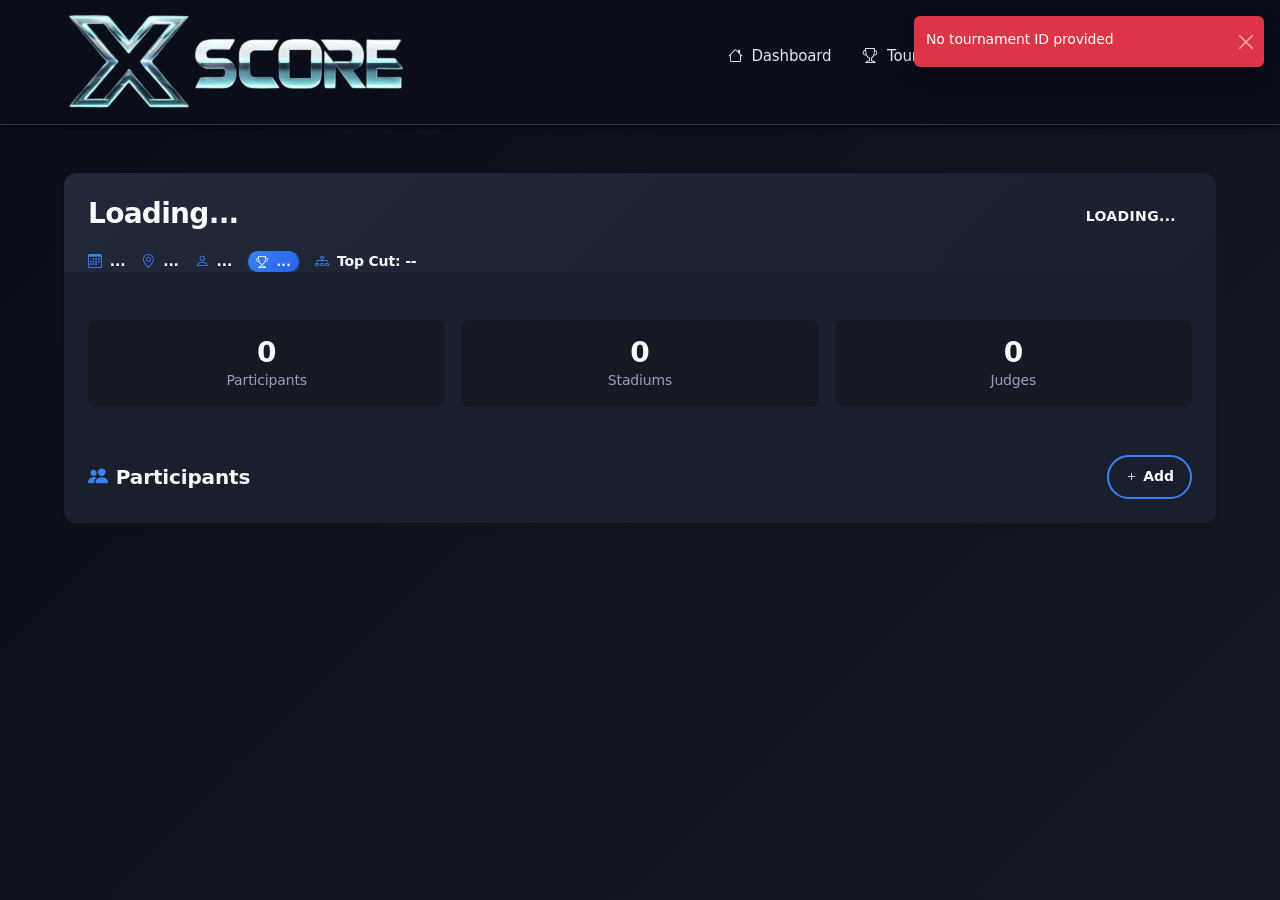
<file: tournament-detail.html>
﻿<!DOCTYPE html>
<html lang="en">

<head>
    <meta charset="UTF-8">
    <meta name="viewport" content="width=device-width, initial-scale=1.0">
    <title>Tournament Details - XScore Tournament System</title>
    <link href="https://cdn.jsdelivr.net/npm/bootstrap@5.3.0/dist/css/bootstrap.min.css" rel="stylesheet">
    <link href="https://cdn.jsdelivr.net/npm/bootstrap-icons@1.10.0/font/bootstrap-icons.css" rel="stylesheet">
    <link href="assets/css/style.css" rel="stylesheet">
    <link href="assets/css/tournament-detail.css" rel="stylesheet">
</head>

<body>
    <nav class="navbar navbar-expand-lg navbar-dark bg-dark sticky-top">
        <div class="container">
            <a class="navbar-brand py-0" href="dashboard.html">
                <img src="assets/images/ab_logo.png" alt="AB Logo" class="app-logo">
            </a>
            <button class="navbar-toggler border-0" type="button" data-bs-toggle="collapse" data-bs-target="#detailNav">
                <span class="navbar-toggler-icon"></span>
            </button>
            <div class="collapse navbar-collapse" id="detailNav">
                <div class="navbar-nav ms-auto gap-2">
                    <a class="nav-link" href="dashboard.html">
                        <i class="bi bi-house me-1"></i> Dashboard
                    </a>
                    <a class="nav-link" href="tournaments.html">
                        <i class="bi bi-trophy me-1"></i> Tournaments
                    </a>
                    <a class="nav-link" href="settings.html">
                        <i class="bi bi-gear me-1"></i> Settings
                    </a>
                    <hr class="d-lg-none text-white-50 my-2">
                    <a class="nav-link text-danger" href="#" id="logoutBtn">
                        <i class="bi bi-box-arrow-right me-1"></i> Logout
                    </a>
                </div>
            </div>
        </div>
    </nav>

    <div class="container mt-4">
        <div class="row">
            <div class="col-12">
                <!-- Tournament Details Container -->
                <div class="card border-0 shadow-sm mt-4">
                    <div class="card-header bg-transparent border-0 pt-4 px-4 pb-0">
                        <div class="d-flex flex-column gap-3">
                            <div class="d-flex justify-content-between align-items-start">
                                <h1 id="tournamentName" class="h3 fw-bold mb-0">Loading...</h1>
                                <div class="tournament-status-badge" id="tournamentStatusBadge">
                                    Loading...
                                </div>
                            </div>
                            <div class="d-flex flex-wrap gap-3 text-muted small">
                                <span class="d-flex align-items-center"><i
                                        class="bi bi-calendar3 me-2 text-primary"></i> <span
                                        id="tournamentDate">...</span></span>
                                <span class="d-flex align-items-center"><i class="bi bi-geo-alt me-2 text-primary"></i>
                                    <span id="tournamentLocation">...</span></span>
                                <span class="d-flex align-items-center"><i class="bi bi-person me-2 text-primary"></i>
                                    <span id="createdBy">...</span></span>
                                <span class="badge bg-primary rounded-pill px-2 py-1" id="tournamentTypeBadge"><i
                                        class="bi bi-trophy me-1"></i> <span id="tournamentType">...</span></span>
                                <span class="d-flex align-items-center" id="topCutMeta">
                                    <i class="bi bi-diagram-3 me-2 text-primary"></i>
                                    <span id="topCutDisplay">Top Cut: --</span>
                                </span>
                            </div>
                        </div>
                    </div>

                    <div class="card-body px-4">
                        <!-- Podium Section (Shown when completed) -->
                        <div id="podiumSection" class="mb-4 is-hidden">

                            <div
                                class="p-4 bg-light rounded-4 border border-warning border-opacity-25 shadow-sm text-center">
                                <h3 class="h5 fw-bold mb-3 text-warning">
                                    <i class="bi bi-stars me-2"></i>Tournament Winners
                                </h3>
                                <div class="podium-container">
                                    <div class="main-podium d-flex justify-content-center align-items-end gap-3 mb-2">
                                        <!-- 2nd Place -->
                                        <div class="podium-item podium-item-sm">
                                            <div class="player-avatar bg-secondary text-white mx-auto mb-2 podium-avatar-sm"
                                                id="podium2ndAvatar">?
                                            </div>
                                            <div class="fw-bold small text-truncate" id="podium2ndName">---</div>
                                            <div class="badge bg-secondary rounded-pill mt-1 badge-xs">2nd
                                            </div>
                                        </div>
                                        <!-- 1st Place -->
                                        <div class="podium-item podium-item-lg podium-item-raised">
                                            <div class="player-avatar bg-warning text-white mx-auto mb-2 podium-avatar-lg"
                                                id="podium1stAvatar">
                                                ?</div>
                                            <div class="fw-bold text-truncate" id="podium1stName">---</div>
                                            <div class="badge bg-warning text-dark rounded-pill mt-1 badge-sm">CHAMPION
                                            </div>
                                        </div>
                                        <!-- 3rd Place -->
                                        <div class="podium-item podium-item-sm">
                                            <div class="player-avatar bg-danger text-white mx-auto mb-2 podium-avatar-sm podium-avatar-bronze"
                                                id="podium3rdAvatar">
                                                ?</div>
                                            <div class="fw-bold small text-truncate" id="podium3rdName">---</div>
                                            <div class="badge bg-danger rounded-pill mt-1 badge-xs badge-bronze">3rd
                                            </div>
                                        </div>
                                    </div>
                                    <div class="podium-divider"></div>
                                    <!-- Swiss King - same styling as Champion -->
                                    <div class="swiss-king-podium is-hidden" id="swissKingPodium">
                                        <div class="d-flex justify-content-center align-items-end gap-3">
                                            <div class="podium-item podium-item-lg podium-item-raised">
                                                <div class="player-avatar bg-warning text-white mx-auto mb-2 podium-avatar-lg"
                                                    id="swissKingAvatar">
                                                    <i class="bi bi-crown"></i>
                                                </div>
                                                <div class="fw-bold text-truncate" id="swissKingName">---</div>
                                                <div class="badge bg-warning text-dark rounded-pill mt-1 badge-sm">SWISS
                                                    KING</div>
                                            </div>
                                        </div>
                                    </div>
                                </div>
                                <div id="extendedRankings" class="mt-4 pt-3 border-top is-hidden">
                                    <h4 class="h6 text-uppercase text-muted text-center mb-3">Placements</h4>
                                    <div class="row g-2 justify-content-center" id="extendedRankingsList">
                                        <!-- Extended rankings (4th-10th) go here -->
                                    </div>

                                </div>
                            </div>
                        </div>
                        <!-- Stats Grid -->
                        <div class="row g-3 my-2">
                            <div class="col-4">
                                <div class="p-3 bg-light rounded-3 text-center h-100">
                                    <div class="h3 fw-bold mb-0" id="participantCount">0</div>
                                    <div class="small text-muted">Participants</div>
                                </div>
                            </div>
                            <div class="col-4">
                                <div class="p-3 bg-light rounded-3 text-center h-100">
                                    <div class="h3 fw-bold mb-0" id="numberOfStadiums">0</div>
                                    <div class="small text-muted">Stadiums</div>
                                </div>
                            </div>
                            <div class="col-4">
                                <div class="p-3 bg-light rounded-3 text-center h-100">
                                    <div class="h3 fw-bold mb-0" id="judgeCount">0</div>
                                    <div class="small text-muted">Judges</div>
                                </div>
                            </div>
                        </div>

                        <!-- Management Actions -->
                        <div id="managementSection" class="mt-4 vstack gap-2 is-hidden">
                            <div class="row g-2 mb-3">
                                <div class="col-md-6 is-hidden" id="topCutSection">
                                    <label for="topCutInput" class="form-label fw-bold small text-uppercase text-muted">
                                        <i class="bi bi-trophy-fill text-warning me-1"></i>Top Cut Size
                                    </label>
                                    <div class="input-group">
                                        <input type="number" class="form-control" id="topCutInput" min="2" step="2"
                                            placeholder="Auto-calculated">
                                    </div>
                                    <div class="form-text" id="topCutHelperText">
                                        <i class="bi bi-info-circle me-1"></i>Top Cut is automatically saved when the
                                        tournament starts.
                                    </div>
                                </div>
                                <div class="col-md-6 is-hidden" id="rankToSection">
                                    <label for="rankToInput" class="form-label fw-bold small text-uppercase text-muted">
                                        <i class="bi bi-list-ol text-primary me-1"></i>Podium place up to:
                                    </label>

                                    <select class="form-select" id="rankToInput">
                                        <option value="1">1st place</option>
                                        <option value="2">2nd place</option>
                                        <option value="3" selected>3rd place</option>
                                        <option value="4">4th place</option>
                                        <option value="5">5th place</option>
                                        <option value="6">6th place</option>
                                        <option value="7">7th place</option>
                                        <option value="8">8th place</option>
                                    </select>
                                </div>
                                <div class="col-12">
                                    <div class="form-text mt-0">
                                        <i class="bi bi-info-circle me-1"></i>
                                        Top Cut is auto-calculated. 3rd place battle is mandatory if ranking > 2.
                                    </div>
                                </div>
                            </div>

                            <button class="btn btn-warning btn-lg-mobile fw-bold shadow-sm py-3 mb-2 is-hidden"
                                id="startTournamentBtn" onclick="startTournament()">
                                <i class="bi bi-play-circle me-2"></i>Start Tournament
                            </button>

                            <button class="btn btn-success btn-lg-mobile fw-bold shadow-sm py-3 mb-2 is-hidden"
                                id="finishTournamentBtn" onclick="finishTournament()">
                                <i class="bi bi-check2-circle me-2"></i>Finish Tournament & Announce Podium
                            </button>
                            <div class="d-flex gap-2">
                                <a id="viewBracketBtn" class="btn btn-info flex-fill fw-bold text-white py-3 is-hidden">
                                    <i class="bi bi-columns-gap me-1"></i>Bracket
                                </a>
                                <a id="viewStandingsBtn" class="btn btn-primary flex-fill fw-bold py-3 is-hidden">
                                    <i class="bi bi-trophy me-1"></i>Standings
                                </a>
                            </div>

                        </div>

                        <!-- Tabs for Check-In and Participants (shown for organizers before tournament starts) -->
                        <div id="organizerTabsSection" class="mt-4 is-hidden">
                            <ul class="nav nav-tabs" id="organizerTabs" role="tablist">
                                <li class="nav-item" role="presentation">
                                    <button class="nav-link active" id="participants-tab" data-bs-toggle="tab"
                                        data-bs-target="#participants-pane" type="button" role="tab">
                                        <i class="bi bi-people-fill me-1"></i> Participants
                                    </button>
                                </li>
                                <li class="nav-item" role="presentation">
                                    <button class="nav-link" id="checkin-tab" data-bs-toggle="tab"
                                        data-bs-target="#checkin-pane" type="button" role="tab">
                                        <i class="bi bi-clipboard-check me-1"></i> Check-In
                                        <span class="badge bg-warning text-dark ms-1" id="pendingCheckInBadge">0</span>
                                    </button>
                                </li>
                            </ul>
                            <div class="tab-content border border-top-0 rounded-bottom p-3" id="organizerTabsContent">
                                <!-- Participants Tab -->
                                <div class="tab-pane fade show active" id="participants-pane" role="tabpanel">
                                    <div class="d-flex justify-content-between align-items-center mb-3">
                                        <h5 class="mb-0">Tournament Roster</h5>
                                        <div class="participants-actions d-flex flex-wrap align-items-center gap-2">
                                            <div class="d-flex gap-2">
                                                <button
                                                    class="btn btn-outline-secondary btn-sm rounded-pill px-3 is-hidden"
                                                    id="shuffleSeedsBtn" onclick="shuffleSeeds()">
                                                    <i class="bi bi-shuffle me-1"></i>Shuffle
                                                </button>
                                                <button class="btn btn-outline-primary btn-sm rounded-pill px-3"
                                                    id="addPeopleBtn" onclick="addPeople()">
                                                    <i class="bi bi-plus me-1"></i>Add
                                                </button>
                                            </div>
                                            <span id="seedShuffleIndicator" class="seed-shuffle-indicator">
                                                <i class="bi bi-check-circle me-1"></i>Seeds shuffled
                                            </span>
                                        </div>
                                    </div>
                                    <div id="tabPeopleList" class="row g-3">
                                        <!-- People items -->
                                    </div>
                                    <div id="tabPlayerCountSummary"
                                        class="mt-3 p-3 bg-light rounded-3 d-flex align-items-center justify-content-between is-hidden">
                                        <span class="small fw-semibold text-muted">Total Registered Players</span>
                                        <span class="badge bg-primary rounded-pill px-3"
                                            id="tabTotalPlayersCount">0</span>
                                    </div>
                                </div>

                                <!-- Check-In Tab -->
                                <div class="tab-pane fade" id="checkin-pane" role="tabpanel">
                                    <div class="alert alert-info mb-3">
                                        <i class="bi bi-info-circle me-2"></i>
                                        <strong>Check-In Instructions:</strong> Review registered players and check them
                                        in when they arrive. Only checked-in players will be included in the tournament.
                                    </div>

                                    <!-- Pending Check-Ins -->
                                    <div id="pendingCheckInSection">
                                        <h6 class="text-muted text-uppercase small fw-bold mb-3">
                                            <i class="bi bi-hourglass-split me-1"></i> Awaiting Check-In
                                        </h6>
                                        <div id="pendingCheckInList" class="vstack gap-2 mb-4">
                                            <div class="text-center text-muted py-3">
                                                <i class="bi bi-inbox display-6 opacity-25"></i>
                                                <p class="small mb-0 mt-2">No pending check-ins</p>
                                            </div>
                                        </div>
                                    </div>

                                    <!-- Checked-In Players -->
                                    <div id="checkedInSection" class="mt-4">
                                        <div class="d-flex justify-content-between align-items-center mb-3">
                                            <h6 class="text-muted text-uppercase small fw-bold mb-0">
                                                <i class="bi bi-check-circle-fill text-success me-1"></i> Checked In
                                            </h6>
                                            <button class="btn btn-sm btn-outline-success" onclick="bulkCheckIn()"
                                                id="bulkCheckInBtn" disabled>
                                                <i class="bi bi-check-all me-1"></i> Check In All
                                            </button>
                                        </div>
                                        <div id="checkedInList" class="vstack gap-2">
                                            <div class="text-center text-muted py-3">
                                                <i class="bi bi-people display-6 opacity-25"></i>
                                                <p class="small mb-0 mt-2">No players checked in yet</p>
                                            </div>
                                        </div>
                                    </div>
                                </div>
                            </div>
                        </div>

                        <!-- People Section (shown when tabs are not visible) -->
                        <div class="mt-5" id="simplePeopleSection">
                            <div class="d-flex justify-content-between align-items-center mb-3">
                                <h3 class="h5 fw-bold mb-0"><i
                                        class="bi bi-people-fill text-primary me-2"></i>Participants</h3>
                                <div class="participants-actions d-flex flex-wrap align-items-center gap-2">
                                    <div class="d-flex gap-2">
                                        <button class="btn btn-outline-secondary btn-sm rounded-pill px-3 is-hidden"
                                            id="shuffleSeedsBtnSimple" onclick="shuffleSeeds()">
                                            <i class="bi bi-shuffle me-1"></i>Shuffle
                                        </button>
                                        <button class="btn btn-outline-primary btn-sm rounded-pill px-3"
                                            id="addPeopleBtnSimple" onclick="addPeople()">
                                            <i class="bi bi-plus me-1"></i>Add
                                        </button>
                                    </div>

                                    <span id="seedShuffleIndicatorSimple" class="seed-shuffle-indicator">
                                        <i class="bi bi-check-circle me-1"></i>Seeds shuffled
                                    </span>
                                </div>

                            </div>

                            <div id="simplePeopleList" class="row g-3">
                                <!-- People items -->
                            </div>

                            <div id="simplePlayerCountSummary"
                                class="mt-3 p-3 bg-light rounded-3 d-flex align-items-center justify-content-between is-hidden">
                                <span class="small fw-semibold text-muted">Total Registered Players</span>
                                <span class="badge bg-primary rounded-pill px-3" id="simpleTotalPlayersCount">0</span>
                            </div>
                        </div>

                        <!-- Rules -->
                        <div id="rulesSection" class="mt-5 border-top pt-4 is-hidden">
                            <h3 class="h6 fw-bold mb-3">Tournament Rules</h3>
                            <div class="p-3 bg-light rounded-3 border-start border-4 border-primary small text-muted"
                                id="tournamentRules">
                                Loading rules...
                            </div>
                        </div>
                    </div>
                </div>
            </div>
        </div>

        <script src="https://cdn.jsdelivr.net/npm/bootstrap@5.3.0/dist/js/bootstrap.bundle.min.js"></script>
        <script src="assets/js/ui_feedback.js"></script>
        <script src="assets/js/tournament-detail.js"></script>
        <script src="assets/js/notifications.js"></script>
</body>

</html>
</file>
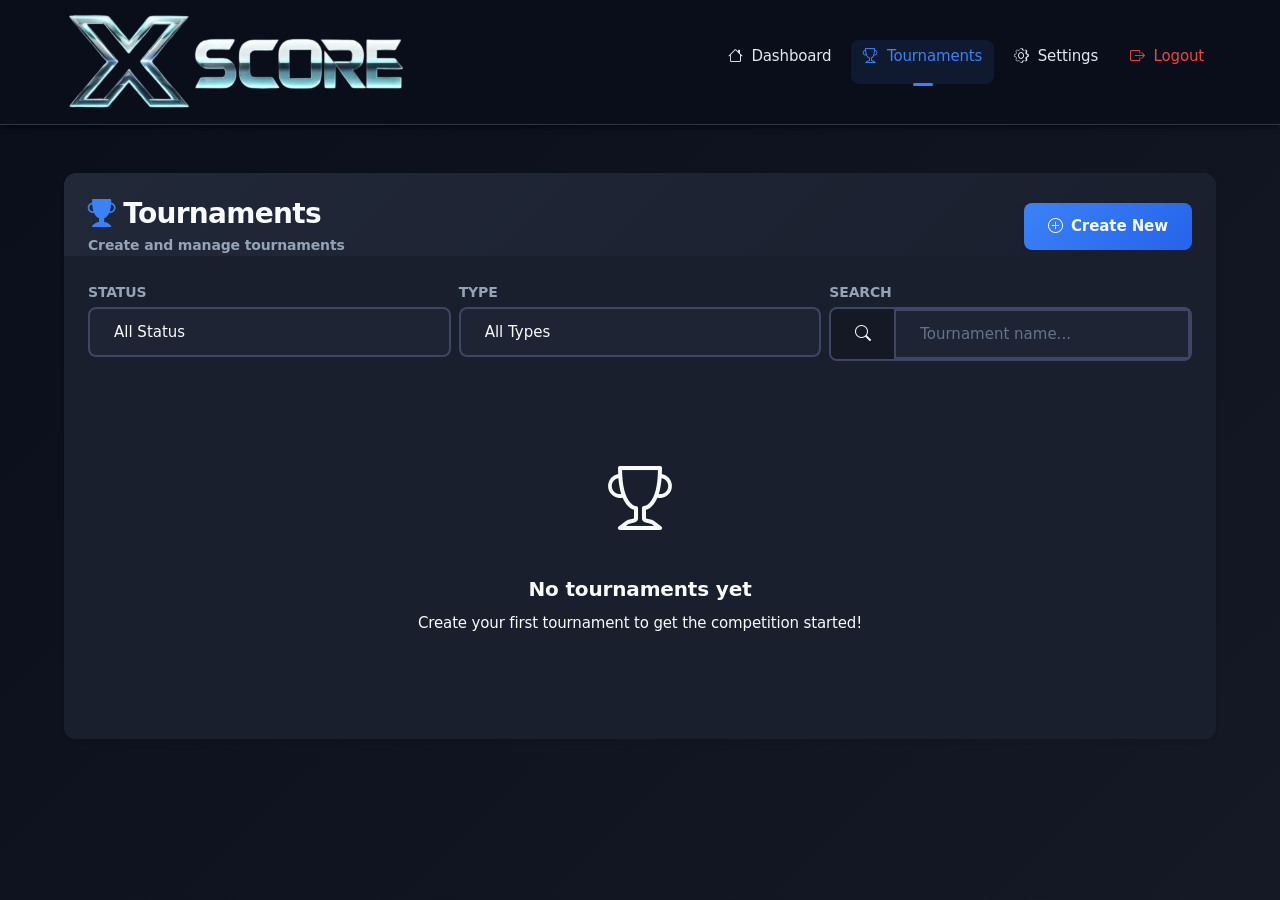
<file: tournaments.html>
﻿<!DOCTYPE html>
<html lang="en">

<head>
    <meta charset="UTF-8">
    <meta name="viewport" content="width=device-width, initial-scale=1.0">
    <title>Tournaments - XScore Tournament System</title>
    <link href="https://cdn.jsdelivr.net/npm/bootstrap@5.3.0/dist/css/bootstrap.min.css" rel="stylesheet">
    <link href="https://cdn.jsdelivr.net/npm/bootstrap-icons@1.10.0/font/bootstrap-icons.css" rel="stylesheet">
    <link href="assets/css/style.css" rel="stylesheet">
    <link href="assets/css/tournaments.css" rel="stylesheet">
</head>

<body>
    <nav class="navbar navbar-expand-lg navbar-dark bg-dark sticky-top">
        <div class="container">
            <a class="navbar-brand py-0" href="dashboard.html">
                <img src="assets/images/ab_logo.png" alt="AB Logo" class="app-logo">
            </a>
            <button class="navbar-toggler border-0" type="button" data-bs-toggle="collapse"
                data-bs-target="#tournamentsNav">
                <span class="navbar-toggler-icon"></span>
            </button>
            <div class="collapse navbar-collapse" id="tournamentsNav">
                <div class="navbar-nav ms-auto gap-2">
                    <a class="nav-link" href="dashboard.html">
                        <i class="bi bi-house me-1"></i> Dashboard
                    </a>
                    <a class="nav-link active" href="tournaments.html">
                        <i class="bi bi-trophy me-1"></i> Tournaments
                    </a>
                    <a class="nav-link" href="settings.html">
                        <i class="bi bi-gear me-1"></i> Settings
                    </a>
                    <hr class="d-lg-none text-white-50 my-2">
                    <a class="nav-link text-danger" href="#" id="logoutBtn">
                        <i class="bi bi-box-arrow-right me-1"></i> Logout
                    </a>
                </div>
            </div>
        </div>
    </nav>

    <div class="container mt-4">
        <!-- Main Content -->
        <div class="row">
            <div class="col-12">
                <!-- Tournaments Container -->
                <div class="card border-0 shadow-sm mt-4">
                    <div class="card-header bg-transparent border-0 pt-4 px-4 pb-0">
                        <div
                            class="d-flex flex-column flex-md-row justify-content-between align-items-start align-items-md-center gap-3">
                            <div>
                                <h1 class="h3 fw-bold mb-1"><i
                                        class="bi bi-trophy-fill text-primary me-2"></i>Tournaments</h1>
                                <p class="text-muted small mb-0">Create and manage tournaments</p>
                            </div>
                            <button class="btn btn-primary btn-lg-mobile fw-bold shadow-sm"
                                onclick="createTournament()">
                                <i class="bi bi-plus-circle me-2"></i>Create New
                            </button>
                        </div>
                    </div>

                    <div class="card-body px-4">
                        <!-- Filters -->
                        <div class="row g-2 mb-4">
                            <div class="col-6 col-md-4">
                                <label class="small fw-bold text-muted text-uppercase mb-1">Status</label>
                                <select class="form-select border-0 bg-light" id="statusFilter">
                                    <option value="">All Status</option>
                                    <option value="upcoming">Upcoming</option>
                                    <option value="registration">Registration</option>
                                    <option value="in_progress">In Progress</option>
                                    <option value="completed">Completed</option>
                                    <option value="cancelled">Cancelled</option>
                                </select>
                            </div>
                            <div class="col-6 col-md-4">
                                <label class="small fw-bold text-muted text-uppercase mb-1">Type</label>
                                <select class="form-select border-0 bg-light" id="typeFilter">
                                    <option value="">All Types</option>
                                    <option value="single_elimination">SE</option>
                                    <option value="double_elimination">DE</option>
                                    <option value="swiss">Swiss</option>
                                </select>
                            </div>
                            <div class="col-12 col-md-4">
                                <label class="small fw-bold text-muted text-uppercase mb-1">Search</label>
                                <div class="input-group">
                                    <span class="input-group-text border-0 bg-light"><i class="bi bi-search"></i></span>
                                    <input type="text" class="form-control border-0 bg-light" id="searchFilter"
                                        placeholder="Tournament name...">
                                </div>
                            </div>
                        </div>

                        <div id="tournamentsList" class="d-grid gap-3">
                            <!-- Items populated via JS -->
                        </div>
                    </div>
                </div>
            </div>
        </div>
    </div>

    <!-- Tournament Modal -->
    <div class="modal fade" id="tournamentModal" tabindex="-1">
        <div class="modal-dialog modal-lg">
            <div class="modal-content">
                <div class="modal-header">
                    <h5 class="modal-title">Create Tournament</h5>
                    <button type="button" class="btn-close" data-bs-dismiss="modal"></button>
                </div>
                <div class="modal-body">
                    <form id="tournamentForm">
                        <!-- Tournament Name (full width) -->
                        <div class="row g-4">
                            <div class="col-12">
                                <div class="mb-3">
                                    <label for="tournamentName" class="form-label">Tournament Name</label>
                                    <input type="text" class="form-control" id="tournamentName" required
                                        placeholder="Enter tournament name">
                                </div>
                            </div>
                        </div>

                        <!-- Tournament Slug (optional, full width) -->
                        <div class="row g-4">
                            <div class="col-12">
                                <div class="mb-3">
                                    <label for="tournamentSlug" class="form-label">Custom URL Slug <span
                                            class="text-muted">(Optional)</span></label>
                                    <input type="text" class="form-control" id="tournamentSlug"
                                        placeholder="e.g., summer-championship-2026">
                                    <small class="form-text text-muted">
                                        Create a custom URL for easy sharing. Leave blank to use auto-generated code
                                        only.
                                    </small>
                                </div>
                            </div>
                        </div>

                        <!-- Row 1: Visibility | Number of Stadiums -->
                        <div class="row g-4">
                            <div class="col-md-6">
                                <div class="mb-3">
                                    <label for="tournamentVisibility" class="form-label">Visibility</label>
                                    <select class="form-select" id="tournamentVisibility" required>
                                        <option value="team_only" selected>Team Only</option>
                                        <option value="open_for_all">Open for All</option>
                                    </select>
                                </div>
                            </div>
                            <div class="col-md-6">
                                <div class="mb-3">
                                    <label for="tournamentStadiums" class="form-label">Number of Stadiums</label>
                                    <input type="number" class="form-control" id="tournamentStadiums" min="1" max="10"
                                        value="1">
                                </div>
                            </div>
                        </div>

                        <!-- Row 2: Tournament Date | Location -->
                        <div class="row g-4">
                            <div class="col-md-6">
                                <div class="mb-3">
                                    <label for="tournamentDate" class="form-label">Tournament Date</label>
                                    <input type="date" class="form-control" id="tournamentDate" required min="">
                                </div>
                            </div>
                            <div class="col-md-6">
                                <div class="mb-3">
                                    <label for="tournamentLocation" class="form-label">Location</label>
                                    <input type="text" class="form-control" id="tournamentLocation"
                                        placeholder="Enter tournament location">
                                </div>
                            </div>
                        </div>

                        <!-- Row 3: Tournament Type | Number of Rounds (conditional) -->
                        <div class="row g-4">
                            <div class="col-md-6">
                                <div class="mb-3">
                                    <label for="tournamentType" class="form-label">Tournament Type</label>
                                    <select class="form-select" id="tournamentType" required>
                                        <option value="single_elimination" selected>Single Elimination</option>
                                        <option value="double_elimination">Double Elimination</option>
                                        <option value="swiss">Swiss</option>
                                    </select>
                                </div>
                            </div>
                            <div class="col-md-6">
                                <div class="mb-3" id="swissRoundsField">
                                    <label for="tournamentRounds" class="form-label">Number of Rounds</label>
                                    <input type="number" class="form-control" id="tournamentRounds" min="3" max="15"
                                        value="5" data-default-rounds="5" disabled>

                                    <small class="form-text text-muted">Number of rounds for Swiss tournament (3-15
                                        rounds)</small>
                                </div>
                                <div class="mb-3 d-none" id="placementCoverageField">
                                    <label for="placementCoverage" class="form-label">Placement Cutoff</label>
                                    <select class="form-select" id="placementCoverage" required>
                                        <option value="">Select Cutoff</option>
                                        <option value="3" selected>3rd Place</option>
                                        <option value="4">4th Place</option>
                                        <option value="5">5th Place</option>
                                        <option value="6">6th Place</option>
                                        <option value="7">7th Place</option>
                                        <option value="8">8th Place</option>
                                    </select>
                                    <small class="form-text text-muted">Lowest placement that will be determined and
                                        displayed</small>
                                </div>
                            </div>
                        </div>
                    </form>
                </div>
                <div class="modal-footer">
                    <button type="button" class="btn btn-secondary" data-bs-dismiss="modal">Cancel</button>
                    <button type="button" class="btn btn-primary" onclick="saveTournament()">Create Tournament</button>
                </div>
            </div>
        </div>
    </div>

    <script src="https://cdn.jsdelivr.net/npm/bootstrap@5.3.0/dist/js/bootstrap.bundle.min.js"></script>
    <script src="assets/js/ui_feedback.js"></script>
    <script src="assets/js/tournaments_modal.js"></script>
    <script src="assets/js/notifications.js"></script>
</body>

</html>
</file>
<file: assets/css/style.css>
:root {
    --primary-color: #3b82f6;
    --touch-target-min: 44px;
    --spacing-xs: 0.25rem;
    --spacing-sm: 0.75rem;
    --spacing-md: 1.5rem;
    --spacing-lg: 2.5rem;
    --spacing-xl: 4rem;

    /* Enhanced Dark Mode Theme Variables */
    --bg-primary: #0a0e1a;
    --bg-secondary: #141925;
    --bg-tertiary: #1e2433;
    --bg-card: #1a1f2e;
    --bg-hover: #252b3d;
    --bg-elevated: #212837;
    --text-primary: #f8fafc;
    --text-secondary: #e2e8f0;
    --text-muted: #94a3b8;
    --text-dim: #64748b;
    --border-color: #2d3548;
    --border-light: #3d4663;
    --border-focus: #3b82f6;
    --shadow-sm: 0 1px 2px 0 rgba(0, 0, 0, 0.3);
    --shadow-md: 0 4px 6px -1px rgba(0, 0, 0, 0.4), 0 2px 4px -1px rgba(0, 0, 0, 0.3);
    --shadow-lg: 0 10px 15px -3px rgba(0, 0, 0, 0.5), 0 4px 6px -2px rgba(0, 0, 0, 0.4);
    --shadow-xl: 0 20px 25px -5px rgba(0, 0, 0, 0.6), 0 10px 10px -5px rgba(0, 0, 0, 0.4);
    --navbar-bg: #0f172a;
    --input-bg: #1e2433;
    --input-border: #3d4663;
    --input-text: #f8fafc;
    --btn-primary-bg: #3b82f6;
    --btn-primary-hover: #2563eb;
    --btn-primary-active: #1d4ed8;
    --btn-secondary-bg: #475569;
    --btn-secondary-hover: #64748b;
    --btn-secondary-active: #94a3b8;
    --radius-sm: 6px;
    --radius-md: 8px;
    --radius-lg: 12px;
    --radius-xl: 16px;
}

/* CRITICAL: AGGRESSIVE WHITE BACKGROUND OVERRIDE */
* [style*="background: #fff"],
* [style*="background-color: #fff"],
* [style*="background: white"],
* [style*="background-color: white"],
* [style*="background: #ffffff"],
* [style*="background-color: #ffffff"],
* [style*="background: #f8f9fa"],
* [style*="background-color: #f8f9fa"] {
    background-color: var(--bg-card) !important;
}

/* CRITICAL: Force all cards and their content to dark mode */
.card,
.card-body,
.card-header,
.card-footer,
.bracket-match,
.match-card,
.tournament-match {
    background-color: var(--bg-card) !important;
    color: var(--text-primary) !important;
}

.card *,
.card-body *,
.card-header *,
.card-footer *,
.bracket-match *,
.match-card *,
.tournament-match * {
    color: var(--text-primary) !important;
}

/* CRITICAL: Force participant/tournament cards to dark mode */
.participant-card,
.tournament-card,
.card-player-name,
.card-tournament-name,
.card-body .form-control {
    background-color: var(--bg-card) !important;
    color: var(--text-primary) !important;
}

.participant-card *,
.tournament-card *,
.card-player-name *,
.card-tournament-name *,
.card-body .form-control * {
    color: var(--text-primary) !important;
}

/* CRITICAL: AGGRESSIVE CARD OVERRIDE */
div[class*="card"],
div[style*="background: #fff"],
div[style*="background-color: #fff"],
div[style*="background: white"],
div[style*="background-color: white"],
div[style*="background: #ffffff"],
div[style*="background-color: #ffffff"] {
    background-color: var(--bg-card) !important;
    color: var(--text-primary) !important;
}

div[class*="card"] *,
div[style*="background: #fff"] *,
div[style*="background-color: #fff"] *,
div[style*="background: white"] *,
div[style*="background-color: white"] *,
div[style*="background: #ffffff"] *,
div[style*="background-color: #ffffff"] * {
    color: var(--text-primary) !important;
}

/* CRITICAL: Override any element with card in class name */
*[class*="card"] {
    background-color: var(--bg-card) !important;
    color: var(--text-primary) !important;
}

*[class*="card"] * {
    color: var(--text-primary) !important;
}

/* CRITICAL: Tournament specific overrides */
.tournament-card,
.tournament-item,
.tournament-entry,
.match-card,
.bracket-card,
.player-card,
.participant-item {
    background-color: var(--bg-card) !important;
    color: var(--text-primary) !important;
}

.tournament-card *,
.tournament-item *,
.tournament-entry *,
.match-card *,
.bracket-card *,
.player-card *,
.participant-item * {
    color: var(--text-primary) !important;
}

/* CRITICAL: Override any remaining white elements */
div[style*="background: #fff"],
div[style*="background-color: #fff"],
div[style*="background: white"],
div[style*="background-color: white"],
div[style*="background: #ffffff"],
div[style*="background-color: #ffffff"],
div[style*="background: #f8f9fa"],
div[style*="background-color: #f8f9fa"] {
    background-color: var(--bg-card) !important;
    color: var(--text-primary) !important;
}

/* CRITICAL: Override Bootstrap defaults */
.bg-white,
.bg-light,
.bg-faded {
    background-color: var(--bg-card) !important;
    color: var(--text-primary) !important;
}

/* Enhanced Base Styles */
body {
    font-family: 'Inter', 'Segoe UI', system-ui, -apple-system, sans-serif;
    font-size: 15px;
    line-height: 1.6;
    background: linear-gradient(135deg, var(--bg-primary) 0%, var(--bg-secondary) 100%);
    color: var(--text-primary);
    padding-bottom: 80px;
    min-height: 100vh;
    letter-spacing: -0.01em;
}

/* Enhanced Typography */
h1 {
    font-size: 2rem;
    font-weight: 700;
    line-height: 1.2;
    letter-spacing: -0.025em;
    margin-bottom: var(--spacing-md);
}

h2 {
    font-size: 1.5rem;
    font-weight: 600;
    line-height: 1.3;
    letter-spacing: -0.02em;
    margin-bottom: var(--spacing-sm);
}

h3 {
    font-size: 1.25rem;
    font-weight: 600;
    line-height: 1.4;
    margin-bottom: var(--spacing-sm);
}

h4 {
    font-size: 1.125rem;
    font-weight: 600;
    line-height: 1.4;
    margin-bottom: var(--spacing-xs);
}

h5 {
    font-size: 1rem;
    font-weight: 600;
    line-height: 1.4;
    margin-bottom: var(--spacing-xs);
}

h6 {
    font-size: 0.875rem;
    font-weight: 600;
    line-height: 1.4;
    text-transform: uppercase;
    letter-spacing: 0.05em;
    color: var(--text-muted);
    margin-bottom: var(--spacing-sm);
}

.small,
small {
    font-size: 0.813rem;
    line-height: 1.5;
    color: var(--text-muted);
}

/* Enhanced Touch Targets */
button,
.btn,
input,
select,
.form-control,
.nav-link {
    min-height: var(--touch-target-min);
    touch-action: manipulation;
    transition: all 0.2s ease;
}

/* Enhanced Responsive Containers */
.container,
.container-fluid {
    padding-left: var(--spacing-md);
    padding-right: var(--spacing-md);
    max-width: 1200px;
}

@media (min-width: 1400px) {
    .container {
        max-width: 1320px;
    }
}

/* Enhanced Card System */
.card {
    border: 1px solid var(--border-color);
    border-radius: var(--radius-lg);
    box-shadow: var(--shadow-md);
    margin-bottom: var(--spacing-md);
    background: var(--bg-card);
    transition: all 0.3s ease;
    overflow: hidden;
}

.card:hover {
    transform: translateY(-2px);
    box-shadow: var(--shadow-lg);
    border-color: var(--border-light);
}

.card-header {
    background: linear-gradient(135deg, var(--bg-elevated) 0%, var(--bg-card) 100%);
    border-bottom: 1px solid var(--border-color);
    padding: var(--spacing-md);
    border-radius: var(--radius-lg) var(--radius-lg) 0 0 !important;
    color: var(--text-primary);
    font-weight: 600;
}

.card-body {
    padding: var(--spacing-md);
    color: var(--text-primary);
}

.card-footer {
    background: var(--bg-elevated);
    border-top: 1px solid var(--border-color);
    padding: var(--spacing-sm) var(--spacing-md);
    border-radius: 0 0 var(--radius-lg) var(--radius-lg) !important;
}

/* Mobile Typography */
h1 {
    font-size: 1.75rem;
}

h2 {
    font-size: 1.5rem;
}

h3 {
    font-size: 1.25rem;
}

h4 {
    font-size: 1.1rem;
}

h5 {
    font-size: 1rem;
}

.small,
small {
    font-size: 0.875rem;
}

/* Enhanced Navigation */
.navbar {
    box-shadow: var(--shadow-md);
    background: var(--navbar-bg) !important;
    backdrop-filter: blur(10px);
    border-bottom: 1px solid var(--border-color);
    padding: var(--spacing-sm) 0;
}

.navbar-brand {
    font-weight: 700;
    font-size: 1.375rem;
    color: var(--text-primary) !important;
    display: flex;
    align-items: center;
    gap: var(--spacing-xs);
    transition: all 0.2s ease;
}

.navbar-brand:hover {
    transform: scale(1.05);
}

.app-logo {
    height: 100px;
    width: auto;
    display: block;
    object-fit: contain;
}

@media (max-width: 768px) {
    .app-logo {
        height: 45px;
    }
}

@media (max-width: 576px) {
    .app-logo {
        height: 35px;
    }
}

.navbar-nav .nav-link {
    color: var(--text-secondary) !important;
    font-weight: 500;
    padding: var(--spacing-xs) var(--spacing-sm) !important;
    border-radius: var(--radius-md);
    transition: all 0.2s ease;
    position: relative;
}

.navbar-nav .nav-link:hover {
    color: var(--text-primary) !important;
    background: var(--bg-hover);
    transform: translateY(-1px);
}

.navbar-nav .nav-link.active {
    color: var(--btn-primary-bg) !important;
    background: rgba(59, 130, 246, 0.1);
}

.navbar-nav .nav-link.active::after {
    content: '';
    position: absolute;
    bottom: -2px;
    left: 50%;
    transform: translateX(-50%);
    width: 20px;
    height: 3px;
    background: var(--btn-primary-bg);
    border-radius: 2px;
}

.navbar-nav .nav-link.text-danger {
    color: #ef4444 !important;
}

.navbar-nav .nav-link.text-danger:hover {
    color: #dc2626 !important;
    background: rgba(239, 68, 68, 0.1);
}

/* Utilities */
.text-truncate-2 {
    display: -webkit-box;
    -webkit-line-clamp: 2;
    line-clamp: 2;
    -webkit-box-orient: vertical;
    overflow: hidden;
}

/* Mobile-Specific Overrides */
@media (max-width: 576px) {
    .btn-lg-mobile {
        width: 100%;
        display: block;
        padding: 0.75rem;
        font-size: 1.1rem;
    }

    .table-responsive-stack tr {
        display: flex;
        flex-direction: column;
        border-bottom: 1px solid var(--border-color);
        margin-bottom: 1rem;
        background: var(--bg-card);
        padding: 1rem;
        border-radius: 8px;
        color: var(--text-primary);
    }

    .table-responsive-stack td {
        display: flex;
        justify-content: space-between;
        border: none !important;
        padding: 0.25rem 0;
    }

    .table-responsive-stack thead {
        display: none;
    }

    .modal-dialog-bottom {
        margin: 0;
        position: fixed;
        bottom: 0;
        left: 0;
        right: 0;
        width: 100%;
        max-width: none;
    }

    .modal-dialog-bottom .modal-content {
        border-radius: 16px 16px 0 0;
        border: none;
        min-height: 40vh;
    }
}

/* Judge Highlight */
.judge-assigned-highlight {
    border: 2px solid #facc15 !important;
    box-shadow: 0 0 0 3px rgba(250, 204, 21, 0.16), 0 18px 32px rgba(250, 204, 21, 0.18);
    position: relative;
    background: linear-gradient(155deg, rgba(250, 204, 21, 0.14), rgba(15, 23, 42, 0.92));
    transform: translateY(-2px) scale(1.015);
    transition: transform 0.2s ease, box-shadow 0.3s ease;
    z-index: 5;
    margin: 6px 4px;
    animation: judgePulse 2.4s ease-in-out infinite;
}

.judge-assigned-highlight::before {
    content: "⚡ YOUR MATCH";
    position: absolute;
    top: -45px;
    left: 50%;
    transform: translateX(-50%);
    background: linear-gradient(120deg, #fde047, #f97316);
    color: #0f172a;
    font-size: 0.78rem;
    font-weight: 800;
    text-transform: uppercase;
    letter-spacing: 0.12em;
    padding: 0.35rem 1.5rem;
    border-radius: 999px;
    box-shadow: 0 10px 24px rgba(250, 204, 21, 0.35);
    display: inline-flex;
    align-items: center;
    gap: 0.45rem;
    text-shadow: none;
    z-index: 10;
}

.judge-assigned-highlight::after {
    content: "";
    position: absolute;
    inset: -6px;
    border-radius: 18px;
    border: 1px solid rgba(250, 204, 21, 0.35);
    box-shadow: inset 0 0 20px rgba(250, 204, 21, 0.25);
    pointer-events: none;
    opacity: 0.9;
}

.judge-assigned-highlight * {
    position: relative;
    z-index: 2;
}

@keyframes judgePulse {

    0%,
    100% {
        box-shadow: 0 0 0 3px rgba(250, 204, 21, 0.12), 0 16px 28px rgba(250, 204, 21, 0.16);
    }

    50% {
        box-shadow: 0 0 0 5px rgba(250, 204, 21, 0.26), 0 22px 42px rgba(250, 204, 21, 0.24);
    }
}

.match-card .player-row .bi-trophy-fill {
    color: #facc15 !important;
    filter: drop-shadow(0 2px 6px rgba(250, 204, 21, 0.35));
}

.match-card .player-row {
    display: flex;
    flex-direction: column;
    align-items: flex-start;
    gap: 0.4rem;
    min-width: 0;
}

.match-card .player-topline {
    display: flex;
    align-items: center;
    width: 100%;
    gap: 0.75rem;
}

.match-card .player-name {
    font-weight: 600;
    flex-shrink: 0;
    min-width: fit-content;
}

.match-card .player-meta {
    display: inline-flex;
    align-items: center;
    gap: 0.4rem;
    flex-shrink: 1;
    min-width: 0;
}

.match-card .player-finishes {
    display: flex;
    flex-wrap: wrap;
    gap: 0.35rem;
    width: 100%;
}

.match-card .match-trophy {
    margin-left: 0.4rem;
    filter: drop-shadow(0 1px 3px rgba(250, 204, 21, 0.45));
}

.match-card .finish-separator {
    color: rgba(148, 163, 184, 0.65);
    font-weight: 600;
    font-size: 0.7rem;
}

.match-card .finish-badge-list {
    display: inline-flex;
    align-items: center;
    gap: 0.35rem;
}

/* Custom Tabs for Dashboard */
.custom-tabs .nav-link {
    border-radius: var(--radius-md) !important;
    padding: 0.5rem 1rem !important;
    font-size: 0.9rem !important;
    font-weight: 600 !important;
    color: var(--text-secondary) !important;
    background: transparent !important;
    border: 1px solid transparent !important;
}

.custom-tabs .nav-link.active {
    color: var(--text-primary) !important;
    background: var(--bg-hover) !important;
    border-color: var(--border-light) !important;
    box-shadow: var(--shadow-sm) !important;
}

.custom-tabs .nav-link .badge {
    vertical-align: middle;
}

@media (max-width: 576px) {
    .custom-tabs {
        flex-wrap: nowrap;
        overflow-x: auto;
        padding-bottom: 0.5rem;
        -webkit-overflow-scrolling: touch;
    }

    .custom-tabs .nav-item {
        flex: 0 0 auto;
    }
}

.match-card .finish-badge {
    display: inline-flex;
    align-items: center;
    gap: 0.3rem;
    padding: 0.2rem 0.55rem;
    border-radius: 999px;
    font-size: 0.68rem;
    font-weight: 700;
    text-transform: uppercase;
    letter-spacing: 0.04em;
    background: rgba(148, 163, 184, 0.12);
    border: 1px solid rgba(148, 163, 184, 0.28);
    color: var(--text-primary);
    line-height: 1;
}

.match-card .finish-badge i {
    font-size: 0.75rem;
    line-height: 1;
}

.match-card .finish-badge .finish-label {
    display: inline-flex;
    align-items: center;
}

.match-card .finish-badge .finish-count,
.match-card .finish-badge .finish-points {
    margin-left: 0.2rem;
    font-weight: 800;
}

.match-card .finish-badge .finish-points {
    color: inherit;
    opacity: 0.85;
}

/* Compact mode for finish badges when overflowing */
.match-card .finish-badge-list-compact .finish-label {
    display: none;
    opacity: 0;
    transform: scale(0.8);
    transition: all 0.3s ease;
}

.match-card .finish-badge-list-compact .finish-badge {
    padding: 0.2rem 0.3rem;
    min-width: auto;
    gap: 0.15rem;
    font-size: 0.7rem;
    transition: all 0.3s ease;
}

.match-card .finish-badge-list-compact .finish-badge i {
    font-size: 0.9rem;
    margin-right: 0;
    transition: all 0.3s ease;
}

.match-card .finish-badge-list-compact .finish-count {
    margin-left: 0.1rem;
    font-size: 0.65rem;
    transition: all 0.3s ease;
}

/* Prevent twitching with smooth transitions */
.match-card .finish-badge-list {
    transition: all 0.3s ease;
}

.match-card .finish-badge {
    transition: all 0.3s ease;
}

.finish-badge-spin {
    background: rgba(250, 204, 21, 0.18);
    border-color: rgba(250, 204, 21, 0.32);
    color: #facc15;
}

.finish-badge-burst {
    background: rgba(220, 53, 69, 0.18);
    border-color: rgba(220, 53, 69, 0.35);
    color: #f87171;
}

.finish-badge-over {
    background: rgba(34, 197, 94, 0.18);
    border-color: rgba(34, 197, 94, 0.32);
    color: #34d399;
}

.finish-badge-xtreme {
    background: rgba(59, 130, 246, 0.18);
    border-color: rgba(59, 130, 246, 0.35);
    color: #60a5fa;
}

.finish-badge-default {
    background: rgba(148, 163, 184, 0.18);
    border-color: rgba(148, 163, 184, 0.3);
}

/* Player Cell Styling */
.participant-actions {
    display: flex;
    align-items: center;
    gap: 0.75rem;
}

.seed-shuffle-indicator {
    display: none;
    font-size: 0.85rem;
    padding: 0.35rem 0.75rem;
    border-radius: 999px;
    background: rgba(59, 130, 246, 0.15);
    color: var(--text-primary);
    border: 1px solid rgba(59, 130, 246, 0.35);
    align-items: center;
    gap: 0.35rem;
    transition: all 0.3s ease;
}

.seed-shuffle-indicator.is-visible {
    display: inline-flex;
}

.seed-shuffle-indicator.recent {
    box-shadow: 0 0 12px rgba(59, 130, 246, 0.35);
    background: rgba(59, 130, 246, 0.2);
}

.person-name-row {
    display: flex;
    align-items: center;
    justify-content: space-between;
    gap: 0.5rem;
}

.seed-badge {
    font-size: 0.72rem;
    font-weight: 700;
    letter-spacing: 0.04em;
    text-transform: uppercase;
    padding: 0.25rem 0.55rem;
    border-radius: 999px;
    background: rgba(59, 130, 246, 0.18);
    color: var(--btn-primary-bg);
    border: 1px solid rgba(59, 130, 246, 0.35);
    white-space: nowrap;
}

.seed-badge-pending {
    background: rgba(148, 163, 184, 0.14);
    color: rgba(226, 232, 240, 0.85);
    border-color: rgba(148, 163, 184, 0.25);
}

.player-avatar {
    width: 32px;
    height: 32px;
    border-radius: 50%;
    background-color: var(--bg-tertiary);
    color: var(--text-secondary);
    display: flex;
    align-items: center;
    justify-content: center;
    font-weight: 700;
    font-size: 0.85rem;
    flex-shrink: 0;
}

.player-name {
    font-weight: 600;
    font-size: 0.95rem;
    color: var(--text-primary);
    white-space: nowrap;
    overflow: hidden;
    text-overflow: ellipsis;
}

.player-cell .badge-advanced {
    margin-left: 0.5rem;
    background: rgba(59, 130, 246, 0.18);
    color: var(--btn-primary-bg);
    border: 1px solid rgba(59, 130, 246, 0.4);
    font-size: 0.7rem;
    font-weight: 600;
    letter-spacing: 0.02em;
    padding: 0.2rem 0.55rem;
    border-radius: 999px;
}

/* Dark Mode Form Controls */
.form-control {
    background-color: var(--input-bg) !important;
    border: 2px solid var(--input-border) !important;
    color: var(--input-text) !important;
    border-radius: var(--radius-md) !important;
    padding: var(--spacing-sm) var(--spacing-md) !important;
    font-size: 0.938rem !important;
    transition: all 0.2s ease !important;
    font-weight: 500 !important;
}

.v-stage-progress-actions .btn {
    height: 100% !important;
    min-height: var(--stage-control-height) !important;
    padding: 0 calc(var(--spacing-lg) + 0.25rem) !important;
    display: inline-flex !important;
    align-items: center;
    justify-content: center;
    border-radius: var(--radius-lg);
    line-height: 1 !important;
}

#stage2ButtonContainer .stage-progress-actions {
    align-items: stretch !important;
}

#stage2ButtonContainer .stage-progress-actions .input-group,
#stage2ButtonContainer .stage-progress-actions .input-group .input-group-text,
#stage2ButtonContainer .stage-progress-actions .input-group .form-control {
    height: 3.25rem !important;
    min-height: 3.25rem !important;
    display: flex;
    align-items: center;
}

#stage2ButtonContainer #proceedToStage2Btn {
    height: 3.25rem !important;
    min-height: 3.25rem !important;
    padding: 0 calc(var(--spacing-lg) + 0.25rem) !important;
    display: flex !important;
    align-items: center;
    justify-content: center;
}

.form-control:focus {
    background-color: var(--input-bg) !important;
    border-color: var(--border-focus) !important;
    color: var(--input-text) !important;
    box-shadow: 0 0 0 3px rgba(59, 130, 246, 0.1), var(--shadow-sm) !important;
    outline: none !important;
    transform: translateY(-1px) !important;
}

.form-control::placeholder {
    color: var(--text-dim) !important;
    font-weight: 400 !important;
}

.form-select {
    background-color: var(--input-bg) !important;
    border: 2px solid var(--input-border) !important;
    color: var(--input-text) !important;
    border-radius: var(--radius-md) !important;
    padding: var(--spacing-sm) var(--spacing-md) !important;
    font-size: 0.938rem !important;
    transition: all 0.2s ease !important;
    font-weight: 500 !important;
    cursor: pointer !important;
}

.form-select:focus {
    background-color: var(--input-bg) !important;
    border-color: var(--border-focus) !important;
    color: var(--input-text) !important;
    box-shadow: 0 0 0 3px rgba(59, 130, 246, 0.1), var(--shadow-sm) !important;
    outline: none !important;
    transform: translateY(-1px) !important;
}

/* CRITICAL: Input group fixes */
.input-group {
    background-color: var(--input-bg) !important;
    border: 2px solid var(--input-border) !important;
    border-radius: var(--radius-md) !important;
}

.input-group-text {
    background-color: var(--bg-secondary) !important;
    color: var(--text-primary) !important;
    border: none !important;
    padding: var(--spacing-sm) var(--spacing-md) !important;
}

.input-group .form-control {
    background-color: var(--input-bg) !important;
    border: none !important;
    border-radius: 0 !important;
}

.input-group .form-control:focus {
    border: none !important;
    box-shadow: none !important;
}

/* CRITICAL: Force dark backgrounds on all input variations */
input[type="number"],
input[type="text"],
input[type="email"],
input[type="password"],
select,
textarea {
    background-color: var(--input-bg) !important;
    color: var(--input-text) !important;
    border: 2px solid var(--input-border) !important;
    border-radius: var(--radius-md) !important;
    background-image: none !important;
    -webkit-appearance: none !important;
    -moz-appearance: none !important;
    appearance: none !important;
}

input[type="number"]:focus,
input[type="text"]:focus,
input[type="email"]:focus,
input[type="password"]:focus,
select:focus,
textarea:focus {
    background-color: var(--input-bg) !important;
    border-color: var(--border-focus) !important;
    color: var(--input-text) !important;
    box-shadow: 0 0 0 3px rgba(59, 130, 246, 0.1) !important;
    outline: none !important;
}

/* CRITICAL: Override Bootstrap with maximum specificity */
body input[type="number"],
body input[type="text"],
body input[type="email"],
body input[type="password"],
body select,
body textarea {
    background-color: var(--input-bg) !important;
    color: var(--input-text) !important;
    border: 2px solid var(--input-border) !important;
    background-image: none !important;
    -webkit-appearance: none !important;
    -moz-appearance: none !important;
    appearance: none !important;
}

.container input[type="number"],
.container input[type="text"],
.container input[type="email"],
.container input[type="password"],
.container select,
.container textarea {
    background-color: var(--input-bg) !important;
    color: var(--input-text) !important;
    border: 2px solid var(--input-border) !important;
    background-image: none !important;
    -webkit-appearance: none !important;
    -moz-appearance: none !important;
    appearance: none !important;
}

/* CRITICAL: Target specific tournament bracket inputs */
#topCutSelect,
input[id*="topCut"],
input[id*="Cut"] {
    background-color: var(--input-bg) !important;
    color: var(--input-text) !important;
    border: 2px solid var(--input-border) !important;
    background-image: none !important;
    -webkit-appearance: none !important;
    -moz-appearance: none !important;
    appearance: none !important;
}

/* CRITICAL: Force override any white backgrounds */
input[style*="background"],
select[style*="background"] {
    background-color: var(--input-bg) !important;
}

/* CRITICAL: Force ALL cards to dark mode */
.card {
    background-color: var(--bg-card) !important;
    color: var(--text-primary) !important;
}

.card * {
    color: var(--text-primary) !important;
}

.card .card-body {
    background-color: var(--bg-card) !important;
    color: var(--text-primary) !important;
}

.card .card-header {
    background-color: var(--bg-elevated) !important;
    color: var(--text-primary) !important;
}

.card .card-footer {
    background-color: var(--bg-elevated) !important;
    color: var(--text-primary) !important;
}

/* CRITICAL: Override any element with white background inside cards */
.card [style*="background: #fff"],
.card [style*="background-color: #fff"],
.card [style*="background: white"],
.card [style*="background-color: white"] {
    background-color: var(--bg-card) !important;
}

.card [style*="background: #ffffff"],
.card [style*="background-color: #ffffff"] {
    background-color: var(--bg-card) !important;
}

/* CRITICAL: Force text colors in cards */
.card h1,
.card h2,
.card h3,
.card h4,
.card h5,
.card h6,
.card p,
.card span,
.card div,
.card small {
    color: var(--text-primary) !important;
}

.card .text-muted {
    color: var(--text-muted) !important;
}

.card .text-primary {
    color: var(--btn-primary-bg) !important;
}

/* CRITICAL: Target tournament bracket specific elements */
.bracket-match,
.match-card,
.tournament-match {
    background-color: var(--bg-card) !important;
    color: var(--text-primary) !important;
    border: 1px solid var(--border-color) !important;
}

.bracket-match *,
.match-card *,
.tournament-match * {
    color: var(--text-primary) !important;
}

/* CRITICAL: Dark scrollbar */
::-webkit-scrollbar {
    width: 12px;
}

::-webkit-scrollbar-track {
    background: var(--bg-secondary);
}

::-webkit-scrollbar-thumb {
    background: var(--bg-tertiary);
    border-radius: 6px;
}

::-webkit-scrollbar-thumb:hover {
    background: var(--bg-hover);
}

/* Firefox scrollbar */
* {
    scrollbar-width: thin;
    scrollbar-color: var(--bg-tertiary) var(--bg-secondary);
}

/* CRITICAL: Add custom dropdown arrow */
select.form-select::-ms-expand {
    display: none;
}

select.form-select::-webkit-calendar-picker-indicator {
    display: none;
}

/* Add custom dropdown arrow for all form-select elements */
.form-select {
    background-image: url("data:image/svg+xml,%3csvg xmlns='http://www.w3.org/2000/svg' viewBox='0 0 16 16'%3e%3cpath fill='none' stroke='%236b7280' stroke-linecap='round' stroke-linejoin='round' stroke-width='2' d='m1 6 7 7 7-7'/%3e%3c/svg%3e") !important;
    background-repeat: no-repeat !important;
    background-position: right 0.75rem center !important;
    background-size: 16px 12px !important;
    padding-right: 2.5rem !important;
}

/* Dark mode dropdown arrow */
@media (prefers-color-scheme: dark) {
    .form-select {
        background-image: url("data:image/svg+xml,%3csvg xmlns='http://www.w3.org/2000/svg' viewBox='0 0 16 16'%3e%3cpath fill='none' stroke='%239ca3af' stroke-linecap='round' stroke-linejoin='round' stroke-width='2' d='m1 6 7 7 7-7'/%3e%3c/svg%3e") !important;
    }
}

.form-group {
    margin-bottom: var(--spacing-md);
}

/* Override border-0 and bg-light classes */
.border-0 {
    border-color: var(--input-border) !important;
    border-width: 2px !important;
}

.form-select.border-0,
.form-control.border-0 {
    border-color: var(--input-border) !important;
    border-width: 2px !important;
}

/* Enhanced Button System */
.btn {
    font-weight: 600;
    border-radius: var(--radius-md);
    padding: var(--spacing-sm) var(--spacing-md);
    font-size: 0.938rem;
    letter-spacing: -0.005em;
    border: none;
    position: relative;
    overflow: hidden;
    transition: all 0.2s ease;
}

.btn::before {
    content: '';
    position: absolute;
    top: 0;
    left: -100%;
    width: 100%;
    height: 100%;
    background: linear-gradient(90deg, transparent, rgba(255, 255, 255, 0.1), transparent);
    transition: left 0.5s;
}

.btn:hover::before {
    left: 100%;
}

.btn-lg {
    padding: var(--spacing-md) var(--spacing-lg);
    font-size: 1rem;
    border-radius: var(--radius-lg);
}

.btn-sm {
    padding: var(--spacing-xs) var(--spacing-sm);
    font-size: 0.875rem;
    border-radius: var(--radius-sm);
}

.btn-primary {
    background: linear-gradient(135deg, var(--btn-primary-bg) 0%, var(--btn-primary-hover) 100%);
    box-shadow: 0 2px 4px rgba(59, 130, 246, 0.3);
}

.btn-primary:hover {
    background: linear-gradient(135deg, var(--btn-primary-hover) 0%, var(--btn-primary-active) 100%);
    transform: translateY(-1px);
    box-shadow: 0 4px 8px rgba(59, 130, 246, 0.4);
}

.btn-primary:active {
    transform: translateY(0);
    box-shadow: 0 2px 4px rgba(59, 130, 246, 0.3);
}

.btn-secondary {
    background: linear-gradient(135deg, var(--btn-secondary-bg) 0%, var(--btn-secondary-hover) 100%);
    box-shadow: 0 2px 4px rgba(71, 85, 105, 0.3);
}

.btn-secondary:hover {
    background: linear-gradient(135deg, var(--btn-secondary-hover) 0%, var(--btn-secondary-active) 100%);
    transform: translateY(-1px);
    box-shadow: 0 4px 8px rgba(71, 85, 105, 0.4);
}

.btn-outline-primary {
    border: 2px solid var(--btn-primary-bg);
    color: var(--btn-primary-bg);
    background: transparent;
}

.btn-outline-primary:hover {
    background: var(--btn-primary-bg);
    color: #ffffff;
    transform: translateY(-1px);
    box-shadow: 0 4px 8px rgba(59, 130, 246, 0.3);
}

.btn-outline-success {
    border: 2px solid #10b981;
    color: #10b981;
    background: transparent;
}

.btn-outline-success:hover {
    background: #10b981;
    color: #0f172a;
    transform: translateY(-1px);
    box-shadow: 0 4px 8px rgba(16, 185, 129, 0.25);
}

.btn-outline-warning {
    border: 2px solid #f59e0b;
    color: #fbbf24;
    background: rgba(251, 191, 36, 0.12);
}

.btn-outline-warning:hover,
.btn-check:checked+.btn-outline-warning {
    background: linear-gradient(135deg, #fbbf24 0%, #f59e0b 100%);
    color: #1f2937;
    box-shadow: 0 4px 8px rgba(251, 191, 36, 0.25);
    transform: translateY(-1px);
}

.btn-outline-secondary {
    border: 2px solid var(--btn-secondary-bg);
    color: var(--btn-secondary-bg);
    background: transparent;
}

.btn-outline-secondary:hover {
    background: var(--btn-secondary-bg);
    color: #ffffff;
    transform: translateY(-1px);
    box-shadow: 0 4px 8px rgba(71, 85, 105, 0.3);
}

/* Dark Mode Text Utilities */
.text-muted {
    color: var(--text-muted) !important;
}

.text-primary {
    color: var(--btn-primary-bg) !important;
}

/* CRITICAL: Override all Bootstrap light backgrounds */
.bg-light {
    background-color: var(--bg-secondary) !important;
}

.bg-white {
    background-color: var(--bg-card) !important;
}

.bg-primary {
    background-color: var(--btn-primary-bg) !important;
}

.bg-secondary {
    background-color: var(--btn-secondary-bg) !important;
}

.bg-dark {
    background-color: var(--bg-primary) !important;
}

/* CRITICAL: Force dark surfaces for all containers */
body.bg-light {
    background: linear-gradient(135deg, var(--bg-primary) 0%, var(--bg-secondary) 100%) !important;
}

/* Override any remaining white backgrounds */
[style*="background: #fff"],
[style*="background-color: #fff"],
[style*="background: white"],
[style*="background-color: white"],
[style*="background: #ffffff"],
[style*="background-color: #ffffff"],
[style*="background: #f8f9fa"],
[style*="background-color: #f8f9fa"] {
    background-color: var(--bg-card) !important;
}

/* Force dark borders */
[style*="border: 1px solid #e2e8f0"],
[style*="border-color: #e2e8f0"],
[style*="border: 1px solid #dee2e6"],
[style*="border-color: #dee2e6"] {
    border-color: var(--border-color) !important;
}

/* CRITICAL: Navigation and input group overrides */
.nav-pills {
    background-color: var(--bg-card) !important;
}

.nav-pills .nav-link {
    background-color: var(--bg-secondary) !important;
    color: var(--text-primary) !important;
    border: 1px solid var(--border-color) !important;
}

.nav-pills .nav-link.active {
    background-color: var(--btn-primary-bg) !important;
    color: #ffffff !important;
    border-color: var(--btn-primary-bg) !important;
}

.btn-group {
    background-color: var(--bg-secondary) !important;
    border: 1px solid var(--border-color) !important;
}

.btn-group .btn {
    background-color: rgba(15, 23, 42, 0.35) !important;
    border: 1px solid rgba(148, 163, 184, 0.25) !important;
    color: var(--text-primary) !important;
    transition: all 0.2s ease;
}

.btn-group .btn:hover {
    background-color: rgba(30, 41, 59, 0.65) !important;
    border-color: rgba(148, 163, 184, 0.45) !important;
}

.btn-group .btn.active,
.btn-group .btn:focus,
.btn-check:checked+.btn {
    background-color: var(--btn-primary-bg) !important;
    border-color: var(--btn-primary-bg) !important;
    color: #ffffff !important;
    box-shadow: 0 0 12px rgba(59, 130, 246, 0.35);
}

.input-group-text {
    background-color: var(--bg-secondary) !important;
    color: var(--text-primary) !important;
    border-color: var(--input-border) !important;
}

/* Dark Mode Modal */
.modal-content {
    background-color: var(--bg-card) !important;
    color: var(--text-primary) !important;
    border: 1px solid var(--border-color) !important;
}

.modal-header {
    background-color: var(--bg-elevated) !important;
    border-bottom: 1px solid var(--border-color) !important;
    color: var(--text-primary) !important;
}

.modal-footer {
    background-color: var(--bg-elevated) !important;
    border-top: 1px solid var(--border-color) !important;
    color: var(--text-primary) !important;
}

/* Enhanced Badge System */
.badge {
    font-weight: 600;
    font-size: 0.75rem;
    padding: 0.375rem 0.75rem;
    border-radius: 99px;
    letter-spacing: 0.025em;
    text-transform: uppercase;
    border: none;
    display: inline-flex;
    align-items: center;
    gap: var(--spacing-xs);
}

.badge.bg-warning {
    background: linear-gradient(135deg, #eab308 0%, #ca8a04 100%) !important;
    color: #000000 !important;
    box-shadow: 0 2px 4px rgba(234, 179, 8, 0.3);
}

.badge.bg-success {
    background: linear-gradient(135deg, #22c55e 0%, #16a34a 100%) !important;
    box-shadow: 0 2px 4px rgba(34, 197, 94, 0.3);
}

.badge.bg-info {
    background: linear-gradient(135deg, #06b6d4 0%, #0891b2 100%) !important;
    box-shadow: 0 2px 4px rgba(6, 182, 212, 0.3);
}

.badge.bg-danger {
    background: linear-gradient(135deg, #ef4444 0%, #dc2626 100%) !important;
    box-shadow: 0 2px 4px rgba(239, 68, 68, 0.3);
}

.badge.bg-primary {
    background: linear-gradient(135deg, var(--btn-primary-bg) 0%, var(--btn-primary-hover) 100%) !important;
    box-shadow: 0 2px 4px rgba(59, 130, 246, 0.3);
}

.badge.bg-secondary {
    background: linear-gradient(135deg, var(--btn-secondary-bg) 0%, var(--btn-secondary-hover) 100%) !important;
    box-shadow: 0 2px 4px rgba(71, 85, 105, 0.3);
}

.badge.bg-white {
    background: var(--bg-card) !important;
    color: var(--text-primary) !important;
    border: 1px solid var(--border-color);
    box-shadow: var(--shadow-sm);
}

/* Dark Mode Modal */
.modal-content {
    background-color: var(--bg-card) !important;
    color: var(--text-primary) !important;
    border: 1px solid var(--border-color) !important;
}

.modal-header {
    background-color: var(--bg-elevated) !important;
    border-bottom: 1px solid var(--border-color) !important;
    color: var(--text-primary) !important;
}

.modal-footer {
    background-color: var(--bg-elevated) !important;
    border-top: 1px solid var(--border-color) !important;
    color: var(--text-primary) !important;
}

/* Dark Mode Table */
.table {
    background-color: var(--bg-card) !important;
    color: var(--text-primary) !important;
}

.table th {
    background-color: var(--bg-tertiary) !important;
    color: var(--text-primary) !important;
    border-color: var(--border-color) !important;
}

.table td {
    background-color: var(--bg-card) !important;
    color: var(--text-primary) !important;
    border-color: var(--border-color) !important;
}

.table-striped>tbody>tr:nth-of-type(odd)>td {
    background-color: var(--bg-secondary);
}

.table-hover>tbody>tr:hover>td {
    background-color: var(--bg-hover);
}

/* Dark Mode List Group */
.list-group-item {
    background-color: var(--bg-card);
    border-color: var(--border-color);
    color: var(--text-primary);
}

.list-group-item:hover {
    background-color: var(--bg-hover);
}

/* Dark Mode Alert */
.alert {
    background-color: var(--bg-secondary);
    border-color: var(--border-color);
    color: var(--text-primary);
}

.alert-primary {
    background-color: rgba(59, 130, 246, 0.1);
    border-color: var(--btn-primary-bg);
    color: var(--btn-primary-bg);
}

.alert-success {
    background-color: rgba(34, 197, 94, 0.1);
    border-color: #22c55e;
    color: #22c55e;
}

.alert-danger {
    background-color: rgba(239, 68, 68, 0.1);
    border-color: #ef4444;
    color: #ef4444;
}

.alert-warning {
    background-color: rgba(234, 179, 8, 0.1);
    border-color: #eab308;
    color: #eab308;
}

/* Dark Mode Spinner */
.spinner-border {
    border-color: var(--text-muted) transparent transparent transparent;
}

.spinner-border.text-primary {
    border-color: var(--btn-primary-bg) transparent transparent transparent;
}

/* Dark Mode Inline Style Overrides */
[style*="background: #fff"],
[style*="background-color: #fff"],
[style*="background: white"],
[style*="background-color: white"] {
    background-color: var(--bg-card) !important;
}

[style*="background: #fffff0"],
[style*="background-color: #fffff0"] {
    background-color: var(--bg-secondary) !important;
}

/* Dark Mode Podium Specific Styles */
.podium-item {
    color: var(--text-primary);
}

/* Dark Mode Border Overrides */
[style*="border: 1px solid #e2e8f0"],
[style*="border-color: #e2e8f0"] {
    border-color: var(--border-color) !important;
}

/* Dark Mode Extended Rankings */
#extendedRankings {
    border-top-color: var(--border-color) !important;
}

/* Dark Mode Player Count Summary */
#playerCountSummary {
    background-color: var(--bg-secondary) !important;
    color: var(--text-primary);
}

/* Dark Mode Rules Section */
#rulesSection {
    border-top-color: var(--border-color) !important;
}

/* Dark Mode Mobile Container */
.mobile-container {
    background: linear-gradient(135deg, var(--bg-primary) 0%, var(--bg-secondary) 50%, var(--bg-tertiary) 100%);
    min-height: 100vh;
    display: flex;
    align-items: center;
    justify-content: center;
    padding: var(--spacing-md);
}

.mobile-container .card {
    max-width: 480px;
    margin: 0 auto;
    background: var(--bg-card);
    border: 1px solid var(--border-color);
    box-shadow: var(--shadow-xl);
    backdrop-filter: blur(10px);
}

.mobile-container .card-body {
    padding: var(--spacing-xl);
}

.mobile-container .display-4 {
    font-size: 2.5rem;
    font-weight: 800;
    background: linear-gradient(135deg, var(--btn-primary-bg) 0%, #60a5fa 100%);
    -webkit-background-clip: text;
    -webkit-text-fill-color: transparent;
    background-clip: text;
    margin-bottom: var(--spacing-sm);
}

.mobile-container .lead {
    color: var(--text-secondary);
    font-weight: 500;
    margin-bottom: var(--spacing-xl);
}

.mobile-container h3 {
    color: var(--text-primary);
    font-weight: 700;
    margin-bottom: var(--spacing-lg);
    text-align: center;
}

.mobile-container .form-control-lg {
    padding: var(--spacing-md);
    font-size: 1rem;
    border-radius: var(--radius-lg);
    background: var(--input-bg);
    border: 2px solid var(--input-border);
    color: var(--input-text);
    transition: all 0.2s ease;
}

.mobile-container .form-control-lg:focus {
    border-color: var(--border-focus);
    box-shadow: 0 0 0 3px rgba(59, 130, 246, 0.1);
    transform: translateY(-1px);
}

.mobile-container .btn-lg {
    padding: var(--spacing-md) var(--spacing-lg);
    font-size: 1rem;
    font-weight: 700;
    border-radius: var(--radius-lg);
    margin-top: var(--spacing-md);
}

.mobile-container .text-muted {
    color: var(--text-muted) !important;
}

.mobile-container .text-decoration-none {
    color: var(--btn-primary-bg);
    font-weight: 600;
    transition: all 0.2s ease;
}

.mobile-container .text-decoration-none:hover {
    color: var(--btn-primary-hover);
    text-decoration: underline;
}

/* New Auth Landing Layout */
body.auth-page {
    background: radial-gradient(circle at top left, rgba(59, 130, 246, 0.15), transparent 45%),
        radial-gradient(circle at bottom right, rgba(37, 99, 235, 0.25), transparent 55%),
        var(--bg-primary);
    color: var(--text-primary);
    min-height: 100vh;
    display: flex;
    flex-direction: column;
}

.auth-shell {
    flex: 1;
    display: flex;
    flex-direction: column;
    justify-content: center;
    gap: var(--spacing-lg);
    padding: clamp(2rem, 5vw, 4rem) clamp(1.5rem, 6vw, 5rem);
}

.auth-hero {
    text-align: center;
}

.auth-hero-content {
    max-width: 420px;
    margin: 0 auto;
    display: grid;
    gap: var(--spacing-md);
}

.auth-hero .badge {
    align-self: start;
    background: linear-gradient(135deg, rgba(59, 130, 246, 0.2), rgba(59, 130, 246, 0.05));
    color: var(--btn-primary-bg);
    font-weight: 600;
    padding: 0.5rem 1.25rem;
    border: 1px solid rgba(59, 130, 246, 0.35);
    letter-spacing: 0.05em;
}

.auth-hero h1 {
    font-size: clamp(2rem, 3.5vw, 2.75rem);
    line-height: 1.2;
    font-weight: 700;
    margin: 0;
}

.auth-hero p {
    color: var(--text-secondary);
    font-size: 1rem;
    margin: 0;
}

.auth-feature-list {
    list-style: none;
    padding: 0;
    margin: 0;
    display: grid;
    gap: var(--spacing-sm);
}

.auth-feature-list li {
    display: flex;
    align-items: center;
    gap: var(--spacing-xs);
    color: var(--text-secondary);
    font-size: 0.95rem;
    position: relative;
    padding-left: 1.75rem;
}

.auth-feature-list li::before {
    content: '\f26e';
    font-family: "Bootstrap-icons";
    position: absolute;
    left: 0;
    color: var(--btn-primary-bg);
    font-size: 1rem;
}

.auth-card {
    background: rgba(26, 31, 46, 0.92);
    border-radius: var(--radius-xl);
    border: 1px solid rgba(61, 70, 99, 0.45);
    box-shadow: 0 25px 60px rgba(15, 23, 42, 0.55);
    backdrop-filter: blur(18px);
    width: min(100%, 420px);
    margin: 0 auto;
}

.auth-card-header {
    padding: var(--spacing-lg) var(--spacing-lg) var(--spacing-sm);
    display: grid;
    gap: var(--spacing-sm);
}

.auth-logo {
    height: 80px;
    width: auto;
    display: block;
    object-fit: contain;
}

.auth-brand {
    display: inline-flex;
    align-items: center;
    gap: var(--spacing-sm);
    font-size: 1.25rem;
    font-weight: 700;
    color: var(--text-primary);
}

.brand-icon {
    width: 42px;
    height: 42px;
    border-radius: 12px;
    display: inline-flex;
    align-items: center;
    justify-content: center;
    background: linear-gradient(135deg, rgba(59, 130, 246, 0.85), rgba(37, 99, 235, 0.65));
    box-shadow: 0 10px 25px rgba(37, 99, 235, 0.35);
    font-size: 1.35rem;
    color: #ffffff;
}

.auth-subheading {
    margin: 0;
    color: var(--text-secondary);
    font-size: 0.95rem;
}

.auth-card-body {
    padding: var(--spacing-lg);
    display: grid;
    gap: var(--spacing-lg);
}

.auth-section-heading {
    display: grid;
    gap: 0.25rem;
    text-align: left;
}

.auth-section-heading h3 {
    font-weight: 700;
    margin: 0;
}

.auth-section-heading p {
    margin: 0;
    color: var(--text-muted);
    font-size: 0.9rem;
}

.auth-toggle {
    text-align: center;
    color: var(--text-muted);
    font-size: 0.9rem;
}

.auth-toggle a {
    color: var(--btn-primary-bg);
    font-weight: 600;
    text-decoration: none;
    transition: color 0.2s ease;
}

.auth-toggle a:hover {
    color: var(--btn-primary-hover);
}

.auth-card .form-control-lg {
    background: rgba(17, 24, 39, 0.75);
    border: 1px solid rgba(59, 130, 246, 0.25);
    color: var(--text-primary);
    border-radius: var(--radius-lg);
}

.auth-card .form-control-lg:focus {
    border-color: var(--border-focus);
    box-shadow: 0 0 0 3px rgba(59, 130, 246, 0.18);
}

.auth-card .btn-lg {
    padding: 0.95rem;
    border-radius: var(--radius-lg);
    letter-spacing: 0.01em;
}

@media (min-width: 992px) {
    .auth-shell {
        flex-direction: row;
        align-items: center;
        justify-content: space-between;
        gap: clamp(3rem, 6vw, 6rem);
    }

    .auth-hero {
        flex: 1;
        text-align: left;
    }

    .auth-hero-content {
        margin: 0;
        max-width: 460px;
    }

    .auth-card {
        margin: 0;
    }
}

@media (max-width: 767.98px) {
    body.auth-page {
        background: var(--bg-primary);
        padding: var(--spacing-md) var(--spacing-sm);
    }

    .auth-shell {
        padding: 0;
        gap: var(--spacing-md);
    }

    .auth-hero {
        padding: 0 var(--spacing-sm);
    }

    .auth-card {
        width: 100%;
    }

    .auth-card-header,
    .auth-card-body {
        padding: var(--spacing-md);
    }

    .auth-card .btn-lg,
    .auth-card .form-control-lg {
        font-size: 1rem;
    }
}

.auth-footer {
    text-align: center;
    padding: var(--spacing-md) var(--spacing-lg);
    color: var(--text-muted);
    font-size: 0.875rem;
    border-top: 1px solid var(--border-color);
    background: var(--bg-primary);
    width: 100%;
    flex-shrink: 0;
}

.auth-footer a {
    color: var(--btn-primary-bg);
    text-decoration: none;
    transition: color 0.2s ease;
}

.auth-footer a:hover {
    color: var(--btn-primary-hover);
    text-decoration: underline;
}

/* CRITICAL: Login Page Layout Recovery - Desktop scope */
@media (min-width: 768px) {
    body.auth-page {
        padding-bottom: 0 !important;
    }

    body.auth-page .mobile-container {
        background: linear-gradient(135deg, var(--bg-primary) 0%, var(--bg-secondary) 50%, var(--bg-tertiary) 100%);
        min-height: 100vh;
        display: flex;
        align-items: center;
        justify-content: center;
        padding: var(--spacing-lg);
    }

    body.auth-page .mobile-container .card {
        max-width: 520px;
        margin: 0 auto;
        background: var(--bg-card);
        border: 1px solid var(--border-color);
        box-shadow: var(--shadow-xl);
        backdrop-filter: blur(10px);
    }

    body.auth-page .mobile-container .card-body {
        padding: var(--spacing-xl);
    }

    body.auth-page .mobile-container .display-4 {
        font-size: 2.5rem;
        font-weight: 800;
        background: linear-gradient(135deg, var(--btn-primary-bg) 0%, #60a5fa 100%);
        -webkit-background-clip: text;
        -webkit-text-fill-color: transparent;
        background-clip: text;
        margin-bottom: var(--spacing-sm);
    }

    body.auth-page .mobile-container .lead {
        color: var(--text-secondary);
        font-weight: 500;
        margin-bottom: var(--spacing-xl);
    }

    body.auth-page .mobile-container h3 {
        color: var(--text-primary);
        font-weight: 700;
        margin-bottom: var(--spacing-lg);
        text-align: center;
    }

    body.auth-page .mobile-container .form-control-lg {
        padding: var(--spacing-md);
        font-size: 1rem;
        border-radius: var(--radius-lg);
        background: var(--input-bg);
        border: 2px solid var(--input-border);
        color: var(--input-text);
        transition: all 0.2s ease;
    }

    body.auth-page .mobile-container .form-control-lg:focus {
        border-color: var(--border-focus);
        box-shadow: 0 0 0 3px rgba(59, 130, 246, 0.1);
        transform: translateY(-1px);
    }

    body.auth-page .mobile-container .btn-lg {
        padding: var(--spacing-md) var(--spacing-lg);
        font-size: 1rem;
        font-weight: 700;
        border-radius: var(--radius-lg);
        margin-top: var(--spacing-md);
    }

    body.auth-page .mobile-container .text-muted {
        color: var(--text-muted) !important;
    }

    body.auth-page .mobile-container .text-decoration-none {
        color: var(--btn-primary-bg);
        font-weight: 600;
        transition: all 0.2s ease;
    }

    body.auth-page .mobile-container .text-decoration-none:hover {
        color: var(--btn-primary-hover);
        text-decoration: underline;
    }

    /* Restore normal text flow for desktop login */
    body.auth-page .card * {
        color: var(--text-primary) !important;
        letter-spacing: normal !important;
        text-transform: none !important;
        transform: none !important;
        writing-mode: horizontal-tb !important;
    }

    body.auth-page .card h1,
    body.auth-page .card h2,
    body.auth-page .card h3,
    body.auth-page .card h4,
    body.auth-page .card h5,
    body.auth-page .card h6 {
        letter-spacing: -0.01em !important;
        text-transform: none !important;
    }

    body.auth-page .card .form-label,
    body.auth-page .card .btn,
    body.auth-page .card .badge {
        letter-spacing: normal !important;
        text-transform: none !important;
    }
}

/* Dark Mode Welcome Card */
.card.bg-primary {
    background: linear-gradient(135deg, var(--btn-primary-bg), var(--btn-primary-hover)) !important;
}

/* Dark Mode Tournament Specific Elements */
.tournament-card {
    background-color: var(--bg-card);
    border: 1px solid var(--border-color);
}

.tournament-card:hover {
    background-color: var(--bg-hover);
    border-color: var(--border-light);
}

/* Dark Mode Bracket Specific */
.bracket-match {
    background-color: var(--bg-card);
    border: 1px solid var(--border-color);
}

.bracket-match:hover {
    background-color: var(--bg-hover);
}

/* Dark Mode Standings Table */
.standings-table {
    background-color: var(--bg-card);
    color: var(--text-primary);
}

.standings-table th {
    background-color: var(--bg-secondary);
    border-color: var(--border-color);
}

.standings-table td {
    border-color: var(--border-color);
}

/* Dark Mode Settings Form */
.settings-section {
    background-color: var(--bg-card);
    border: 1px solid var(--border-color);
}

.settings-section .form-control {
    background-color: var(--input-bg);
    color: var(--input-text);
    border-color: var(--input-border);
}

/* Dark Mode Focus States */
.btn:focus,
.form-control:focus,
.form-select:focus {
    box-shadow: 0 0 0 0.2rem rgba(59, 130, 246, 0.25);
}

/* Dark Mode High Contrast for Accessibility */
@media (prefers-contrast: high) {
    :root {
        --bg-primary: #000000;
        --bg-secondary: #1a1a1a;
        --bg-tertiary: #333333;
        --text-primary: #ffffff;
        --text-secondary: #e0e0e0;
        --text-muted: #b0b0b0;
        --border-color: #666666;
    }
}

/* Enhanced Dashboard Stats */
.stats-grid {
    display: grid;
    grid-template-columns: repeat(auto-fit, minmax(250px, 1fr));
    gap: var(--spacing-md);
    margin-bottom: var(--spacing-lg);
}

.stat-card {
    background: var(--bg-card);
    border: 1px solid var(--border-color);
    border-radius: var(--radius-lg);
    padding: var(--spacing-lg);
    box-shadow: var(--shadow-md);
    transition: all 0.3s ease;
    position: relative;
    overflow: hidden;
}

.stat-card::before {
    content: '';
    position: absolute;
    top: 0;
    left: 0;
    right: 0;
    height: 3px;
    background: linear-gradient(90deg, var(--btn-primary-bg), var(--btn-primary-hover));
    transform: scaleX(0);
    transition: transform 0.3s ease;
}

.stat-card:hover::before {
    transform: scaleX(1);
}

.stat-card:hover {
    transform: translateY(-2px);
    box-shadow: var(--shadow-lg);
    border-color: var(--border-light);
}

.stat-header {
    display: flex;
    justify-content: space-between;
    align-items: center;
    margin-bottom: var(--spacing-md);
}

.stat-title {
    font-size: 0.875rem;
    font-weight: 600;
    text-transform: uppercase;
    letter-spacing: 0.05em;
    color: var(--text-muted);
}

.stat-icon {
    width: 40px;
    height: 40px;
    border-radius: var(--radius-md);
    display: flex;
    align-items: center;
    justify-content: center;
    font-size: 1.25rem;
    background: linear-gradient(135deg, var(--btn-primary-bg), var(--btn-primary-hover));
    color: white;
    box-shadow: 0 2px 8px rgba(59, 130, 246, 0.3);
}

.stat-value {
    font-size: 2rem;
    font-weight: 700;
    line-height: 1;
    margin-bottom: var(--spacing-xs);
    background: linear-gradient(135deg, var(--text-primary), var(--text-secondary));
    -webkit-background-clip: text;
    -webkit-text-fill-color: transparent;
    background-clip: text;
}

.stat-change {
    font-size: 0.875rem;
    font-weight: 500;
    display: flex;
    align-items: center;
    gap: var(--spacing-xs);
}

.stat-change.positive {
    color: #22c55e;
}

.stat-change.negative {
    color: #ef4444;
}

/* Enhanced Tournament Cards */
.tournament-list-item {
    background: var(--bg-card);
    border: 1px solid var(--border-color);
    border-radius: var(--radius-lg);
    padding: var(--spacing-md);
    margin-bottom: var(--spacing-sm);
    transition: all 0.3s ease;
    cursor: pointer;
    position: relative;
}

.tournament-list-item::before {
    content: '';
    position: absolute;
    left: 0;
    top: 0;
    bottom: 0;
    width: 4px;
    background: linear-gradient(135deg, var(--btn-primary-bg), var(--btn-primary-hover));
    transform: scaleY(0);
    transition: transform 0.3s ease;
    border-radius: 0 var(--radius-sm) var(--radius-sm) 0;
}

.tournament-list-item:hover::before {
    transform: scaleY(1);
}

.tournament-list-item:hover {
    transform: translateX(4px);
    box-shadow: var(--shadow-lg);
    border-color: var(--border-light);
}

.tournament-header {
    display: flex;
    justify-content: space-between;
    align-items: flex-start;
    margin-bottom: var(--spacing-sm);
}

.tournament-title {
    font-size: 1.125rem;
    font-weight: 600;
    color: var(--text-primary);
    margin-bottom: var(--spacing-xs);
    line-height: 1.3;
}

.tournament-meta {
    display: flex;
    flex-wrap: wrap;
    gap: var(--spacing-md);
    font-size: 0.875rem;
    color: var(--text-muted);
}

.tournament-meta-item {
    display: flex;
    align-items: center;
    gap: var(--spacing-xs);
}

.tournament-meta-item i {
    color: var(--btn-primary-bg);
}

.tournament-status {
    padding: 0.25rem 0.75rem;
    border-radius: 99px;
    font-size: 0.75rem;
    font-weight: 600;
    text-transform: uppercase;
    letter-spacing: 0.05em;
    border: none;
}

.tournament-status.upcoming {
    background: linear-gradient(135deg, #3b82f6, #2563eb);
    color: white;
}

.tournament-status.registration {
    background: linear-gradient(135deg, #22c55e, #16a34a);
    color: white;
}

.tournament-status.in_progress {
    background: linear-gradient(135deg, #f59e0b, #d97706);
    color: white;
}

.tournament-status.completed {
    background: linear-gradient(135deg, #6b7280, #4b5563);
    color: white;
}

.tournament-status.cancelled {
    background: linear-gradient(135deg, #ef4444, #dc2626);
    color: white;
}

/* Enhanced Recent Tournaments */
.recent-tournament-card {
    background: var(--bg-card);
    border: 1px solid var(--border-color);
    border-radius: var(--radius-lg);
    padding: var(--spacing-md);
    margin-bottom: var(--spacing-sm);
    transition: all 0.3s ease;
    display: flex;
    justify-content: space-between;
    align-items: center;
    gap: var(--spacing-md);
}

.recent-tournament-card:hover {
    transform: translateY(-1px);
    box-shadow: var(--shadow-md);
    border-color: var(--border-light);
}

.recent-tournament-info {
    flex: 1;
}

.recent-tournament-name {
    font-weight: 600;
    color: var(--text-primary);
    margin-bottom: var(--spacing-xs);
    font-size: 0.938rem;
}

.recent-tournament-date {
    font-size: 0.813rem;
    color: var(--text-muted);
}

.recent-tournament-placement {
    display: flex;
    flex-direction: column;
    align-items: center;
    min-width: 60px;
}

.recent-tournament-rank {
    font-size: 1.25rem;
    font-weight: 700;
    color: var(--text-primary);
    line-height: 1;
}

.recent-tournament-label {
    font-size: 0.75rem;
    color: var(--text-muted);
    text-transform: uppercase;
    letter-spacing: 0.05em;
}

/* Enhanced Podium Display */
.podium-container {
    background: linear-gradient(135deg, var(--bg-elevated), var(--bg-card));
    border: 1px solid var(--border-color);
    border-radius: var(--radius-xl);
    padding: var(--spacing-xl);
    margin-bottom: var(--spacing-lg);
    box-shadow: var(--shadow-lg);
    position: relative;
    overflow: hidden;
}

.podium-container::before {
    content: '';
    position: absolute;
    top: -50%;
    left: -50%;
    width: 200%;
    height: 200%;
    background: radial-gradient(circle, rgba(59, 130, 246, 0.05) 0%, transparent 70%);
    animation: pulse 4s ease-in-out infinite;
}

@keyframes pulse {

    0%,
    100% {
        transform: scale(1);
        opacity: 0.5;
    }

    50% {
        transform: scale(1.1);
        opacity: 0.8;
    }
}

.podium-title {
    text-align: center;
    font-size: 1.5rem;
    font-weight: 700;
    margin-bottom: var(--spacing-lg);
    background: linear-gradient(135deg, #eab308, #f59e0b);
    -webkit-background-clip: text;
    -webkit-text-fill-color: transparent;
    background-clip: text;
}

.podium-players {
    display: flex;
    justify-content: center;
    align-items: flex-end;
    gap: var(--spacing-lg);
    margin-bottom: var(--spacing-md);
    position: relative;
    z-index: 2;
}

.podium-player {
    display: flex;
    flex-direction: column;
    align-items: center;
    text-align: center;
    transition: all 0.3s ease;
}

.podium-player:hover {
    transform: translateY(-4px);
}

.podium-avatar {
    width: 60px;
    height: 60px;
    border-radius: 50%;
    background: linear-gradient(135deg, var(--bg-tertiary), var(--bg-hover));
    display: flex;
    align-items: center;
    justify-content: center;
    font-weight: 700;
    font-size: 1.25rem;
    margin-bottom: var(--spacing-sm);
    border: 3px solid var(--border-color);
    box-shadow: var(--shadow-md);
}

.podium-player.first .podium-avatar {
    width: 80px;
    height: 80px;
    font-size: 1.5rem;
    border-color: #eab308;
    box-shadow: 0 0 20px rgba(234, 179, 8, 0.3);
}

.podium-player.second .podium-avatar {
    border-color: #6b7280;
}

.podium-player.third .podium-avatar {
    border-color: #cd7f32;
}

.podium-name {
    font-weight: 600;
    color: var(--text-primary);
    margin-bottom: var(--spacing-xs);
    font-size: 0.938rem;
}

.podium-rank {
    padding: 0.25rem 0.75rem;
    border-radius: 99px;
    font-size: 0.75rem;
    font-weight: 700;
    text-transform: uppercase;
    letter-spacing: 0.05em;
}

.podium-player.first .podium-rank {
    background: linear-gradient(135deg, #eab308, #ca8a04);
    color: #000;
}

.podium-player.second .podium-rank {
    background: linear-gradient(135deg, #6b7280, #4b5563);
    color: #fff;
}

.podium-player.third .podium-rank {
    background: linear-gradient(135deg, #cd7f32, #92400e);
    color: #fff;
}

/* Dark Mode Print Styles */
@media print {
    body {
        background-color: #ffffff !important;
        color: #000000 !important;
    }

    .card {
        background-color: #ffffff !important;
        color: #000000 !important;
        border: 1px solid #000000 !important;
    }
}
</file>
<file: assets/css/settings.css>
.editable-field {
    cursor: pointer;
    transition: all 0.2s;
}

.editable-field:hover {
    background-color: #e2e8f0 !important;
}

.editable-field.editing {
    background-color: #fff !important;
    box-shadow: 0 0 0 2px var(--primary-color);
}

.editable-text {
    border: none;
    background: transparent;
    width: 100%;
    outline: none;
}

.avatar-preview {
    width: 80px;
    height: 80px;
    border-radius: 50%;
    object-fit: cover;
}

.form-switch-offset .form-check-input {
    left: 1rem;
}
</file>
<file: assets/css/team-autocomplete.css>
/* Team Autocomplete Styles */
.team-field {
    position: relative;
}

.team-autocomplete {
    position: relative;
}

.team-suggestions {
    max-height: 200px;
    overflow-y: auto;
    cursor: pointer;
}

.team-suggestion {
    border-bottom: 1px solid #f0f0f0;
    transition: background-color 0.2s ease;
}

.team-suggestion:hover {
    background-color: #f8f9fa;
}

.team-suggestion:last-child {
    border-bottom: none;
}

.team-suggestion:first-child {
    border-radius: 0.375rem 0.375rem 0 0;
}

.team-suggestion:last-child {
    border-radius: 0 0 0.375rem 0.375rem;
}
</file>
<file: assets/css/tournament-detail.css>
.person-card {
    background: #fff;
    border: 1px solid #e2e8f0 !important;
    border-radius: 12px;
    padding: 0.75rem 1rem;
    display: flex;
    align-items: center;
    gap: 0.75rem;
    transition: transform 0.2s, box-shadow 0.2s;
}

.person-card:hover {
    transform: translateY(-2px);
    box-shadow: 0 4px 12px rgba(0, 0, 0, 0.05);
}

.person-card.observer-only {
    border-left: 4px solid #0ea5e9 !important;
}

/* Role Badge Styles */
.person-roles {
    display: flex;
    flex-wrap: wrap;
    gap: 0.25rem;
    margin-top: 0.25rem;
}

.role-badge {
    display: inline-block;
    padding: 0.25rem 0.5rem;
    font-size: 0.75rem;
    font-weight: 600;
    border-radius: 9999px;
    text-transform: uppercase;
    letter-spacing: 0.025em;
    line-height: 1;
    white-space: nowrap;
}

.role-badge.organizer {
    background: linear-gradient(135deg, #f59e0b 0%, #d97706 100%) !important;
    color: #ffffff !important;
    border: 1px solid #d97706 !important;
    box-shadow: 0 1px 2px rgba(217, 119, 6, 0.3);
}

.role-badge.player {
    background: #3b82f6 !important;
    color: #ffffff !important;
    border: 1px solid #2563eb !important;
    box-shadow: 0 1px 2px rgba(37, 99, 235, 0.3);
}

.role-badge.judge {
    background: #10b981 !important;
    color: #ffffff !important;
    border: 1px solid #059669 !important;
    box-shadow: 0 1px 2px rgba(5, 150, 105, 0.3);
}

.role-badge.observer {
    background: #0ea5e9 !important;
    color: #ffffff !important;
    border: 1px solid #0284c7 !important;
    box-shadow: 0 1px 2px rgba(2, 132, 199, 0.3);
}

/* Checkbox Styling */
.form-check-input {
    width: 1.25rem !important;
    height: 1.25rem !important;
    border-radius: 0.25rem !important;
    border: 2px solid #6b7280 !important;
    background-color: #ffffff !important;
    cursor: pointer !important;
    transition: all 0.15s ease-in-out !important;
    margin-top: 0.125rem !important;
}

.form-check-input:checked {
    background-color: #3b82f6 !important;
    border-color: #3b82f6 !important;
    background-image: url("data:image/svg+xml,%3csvg xmlns='http://www.w3.org/2000/svg' viewBox='0 0 20 20'%3e%3cpath fill='none' stroke='%23ffffff' stroke-linecap='round' stroke-linejoin='round' stroke-width='3' d='M6 10l3 3l6-6'/%3e%3c/svg%3e") !important;
    background-repeat: no-repeat !important;
    background-position: center !important;
    background-size: 0.75rem !important;
}

.form-check-input:focus {
    border-color: #3b82f6 !important;
    outline: 0 !important;
    box-shadow: 0 0 0 0.25rem rgba(59, 130, 246, 0.25) !important;
}

.form-check-input:hover:not(:checked) {
    border-color: #9ca3af !important;
    background-color: #f9fafb !important;
}

.form-check {
    padding-left: 2rem !important;
    margin-bottom: 0.75rem !important;
}

.form-check-label {
    padding-left: 0.5rem !important;
    cursor: pointer !important;
    user-select: none !important;
}

.tournament-status-badge {
    display: inline-block !important;
    padding: 0.5rem 1rem !important;
    font-weight: 600 !important;
    font-size: 0.875rem !important;
    border-radius: 9999px !important;
    text-transform: uppercase !important;
    letter-spacing: 0.025em !important;
}

.tournament-status-badge.upcoming {
    background: #e0f2fe !important;
    color: #0369a1 !important;
    border: 1px solid #0ea5e9 !important;
}

.tournament-status-badge.registration {
    background: #f3f4f6 !important;
    color: #374151 !important;
    border: 1px solid #9ca3af !important;
}

.tournament-status-badge.ongoing {
    background: #fef3c7 !important;
    color: #92400e !important;
    border: 1px solid #f59e0b !important;
}

.tournament-status-badge.completed {
    background: #dcfce7 !important;
    color: #166534 !important;
    border: 1px solid #22c55e !important;
}

.tournament-status-badge.cancelled {
    background: #fef2f2 !important;
    color: #991b1b !important;
    border: 1px solid #ef4444 !important;
}

.podium-container {
    display: flex;
    flex-direction: column;
    align-items: center;
    gap: 1.5rem;
}

.main-podium {
    width: 100%;
    justify-content: center;
}

.swiss-king-podium {
    width: 100%;
}

.podium-divider {
    display: none;
    width: 1px;
    background: linear-gradient(to bottom, transparent, #d1d5db, transparent);
    align-self: center;
    min-height: 120px;
}

@media (min-width: 768px) {
    .podium-container {
        flex-direction: row;
        align-items: flex-end;
        justify-content: center;
        gap: 2rem;
    }

    .main-podium,
    .swiss-king-podium {
        width: auto;
    }

    .podium-divider {
        display: block;
    }
}

.podium-item-sm {
    width: 100px;
}

.podium-item-lg {
    width: 130px;
}

.podium-item-raised {
    transform: translateY(-10px);
}

.podium-avatar-sm {
    width: 50px;
    height: 50px;
    font-size: 1.2rem;
}

.podium-avatar-lg {
    width: 70px;
    height: 70px;
    font-size: 1.8rem;
    border: 4px solid #fff;
    box-shadow: 0 4px 10px rgba(0, 0, 0, 0.1);
}

.podium-avatar-bronze {
    background: #cd7f32 !important;
}

.badge-xs {
    font-size: 0.7rem;
}

.badge-sm {
    font-size: 0.8rem;
}

.badge-bronze {
    background: #cd7f32 !important;
}

.is-hidden {
    display: none !important;
}
</file>
<file: assets/css/tournament-bracket.css>
/* Tournament Bracket Styles - Responsive Redesign */

.rounds-container {
    display: flex;
    flex-direction: row;
    gap: clamp(1rem, 3.5vw, 2.5rem);
    overflow-x: auto;
    overflow-y: auto;
    margin: 0 auto;
    padding: 2rem clamp(3rem, 5vw, 6rem);
    -webkit-overflow-scrolling: touch;
    min-height: 800px;
    height: calc(100vh - 200px);
    justify-content: safe center;
    align-items: stretch;
    width: 100%;
    flex: 1 1 auto;
}

/* Collapsed View Styles */
.rounds-container.collapsed {
    padding: 1rem clamp(1rem, 3vw, 2rem);
    gap: clamp(0.5rem, 2vw, 1rem) !important;
}

.rounds-container.collapsed .match-card {
    min-height: 60px !important;
    height: 60px !important;
    padding: 0.35rem 0.5rem !important;
    max-width: 200px !important;
    display: flex !important;
    flex-direction: column !important;
    justify-content: center !important;
}

.rounds-container.collapsed .match-header {
    display: none !important;
}

.rounds-container.collapsed .collapsed-match-number {
    display: block !important;
    position: absolute !important;
    top: 0.25rem !important;
    right: 0.5rem !important;
    font-size: 0.65rem !important;
    color: #64748b !important;
}

.rounds-container.collapsed .player-topline {
    gap: 0.25rem !important;
    flex-wrap: wrap !important;
    align-items: center !important;
}

.rounds-container.collapsed .player-name {
    font-size: 0.8rem !important;
    flex: 1 1 auto !important;
    min-width: 0 !important;
    order: 2 !important;
}

.rounds-container.collapsed .match-score {
    font-size: 0.75rem !important;
    order: 4 !important;
}

.rounds-container.collapsed .seed-number {
    font-size: 0.7rem !important;
    order: 1 !important;
}

.rounds-container.collapsed .match-trophy {
    display: inline-block !important;
    font-size: 0.7rem !important;
    order: 3 !important;
    margin-right: 0.25rem !important;
}

.rounds-container.collapsed .assignment-info {
    display: block !important;
    font-size: 0.65rem !important;
    margin-top: 0.25rem !important;
    padding: 0.25rem !important;
    background: rgba(0, 0, 0, 0.05) !important;
    border-radius: 4px !important;
    min-height: auto !important;
}

.rounds-container.collapsed .assignment-info div {
    margin: 0 !important;
    line-height: 1.2 !important;
}

.rounds-container.collapsed .match-ellipsis-btn {
    display: none !important;
}

.rounds-container.collapsed .alert {
    display: none !important;
}

.rounds-container.collapsed .text-muted.small {
    display: none !important;
}

.rounds-container.collapsed .manual-override-container {
    display: none !important;
}

.rounds-container.collapsed .player-finishes {
    display: none !important;
}

.rounds-container.collapsed .badge {
    display: none !important;
}

.rounds-container.collapsed .player-bye {
    display: none !important;
}

.rounds-container.collapsed .match-card {
    transition: all 0.2s ease !important;
    position: relative !important;
}

.rounds-container.collapsed .match-card:hover {
    transform: translateY(-1px) !important;
    box-shadow: 0 4px 8px rgba(0, 0, 0, 0.1) !important;
}

.rounds-container.collapsed .player-row {
    margin-bottom: 0.15rem !important;
}

.rounds-container.collapsed .player-vs {
    margin-top: 0 !important;
    min-height: auto !important;
    display: flex !important;
    flex-direction: column !important;
    justify-content: center !important;
    flex: 1 !important;
}

.rounds-container.collapsed .assignment-info,
.rounds-container.collapsed .alert-warning,
.rounds-container.collapsed .manual-override-container,
.rounds-container.collapsed .text-muted.small {
    display: none !important;
}

.rounds-container.collapsed .match-list {
    gap: 0.75rem !important;
}

.rounds-container.collapsed .match-card {
    width: 200px !important;
    min-width: 200px !important;
}

.rounds-container.collapsed .bracket-round {
    min-width: 220px !important;
    max-width: 220px !important;
}

/* More specific overrides for media queries */
@media (min-width: 768px) {
    .rounds-container.collapsed .bracket-round {
        min-width: 220px !important;
        max-width: 220px !important;
        flex: 0 0 auto !important;
    }

    .rounds-container.collapsed .match-card {
        width: 200px !important;
        max-width: 200px !important;
        min-width: 200px !important;
    }
}

@media (max-width: 767.98px) {
    .rounds-container.collapsed .bracket-round {
        width: 220px !important;
        min-width: 220px !important;
        max-width: 220px !important;
    }

    .rounds-container.collapsed .match-card {
        width: 200px !important;
        max-width: 200px !important;
        min-width: 200px !important;
    }
}

.rounds-container.collapsed .bye-entry {
    width: 200px !important;
    max-width: 200px !important;
    min-width: 200px !important;
    font-size: 0.75rem !important;
    padding: 0.2rem 0.5rem !important;
    white-space: normal !important;
    flex-wrap: wrap !important;
}

.rounds-container.collapsed .bye-entries {
    gap: 0.5rem !important;
    margin-bottom: 0.25rem !important;
}

.rounds-container.collapsed .bye-entries .bye-label {
    font-size: 0.7rem !important;
}

.rounds-container.collapsed .bye-entry .badge {
    white-space: normal !important;
    word-wrap: break-word !important;
    overflow: visible !important;
}

.rounds-container.collapsed .round-header {
    display: block !important;
    padding: 0.25rem !important;
    margin-bottom: 0.25rem !important;
    text-align: center !important;
    width: 200px !important;
    max-width: 200px !important;
    min-width: 200px !important;
}

.rounds-container.collapsed .round-header .round-title {
    font-size: 0.7rem !important;
    font-weight: bold !important;
}

.rounds-container.collapsed .round-header .badge-status {
    display: none !important;
}

.rounds-container.collapsed .bye-entry {
    width: 200px !important;
    max-width: 200px !important;
    min-width: 200px !important;
    font-size: 0.75rem !important;
    padding: 0.2rem 0.5rem !important;
    white-space: normal !important;
    flex-wrap: wrap !important;
    overflow: visible !important;
    height: auto !important;
    min-height: auto !important;
}

.rounds-container.collapsed .bye-entry .badge {
    white-space: normal !important;
    word-wrap: break-word !important;
    overflow: visible !important;
    display: inline-block !important;
    max-width: 100% !important;
}

/* Maintain Tree Structure in Collapsed View */
.rounds-container.collapsed .single-elimination-mode .match-list {
    display: grid !important;
    --bracket-row-height: 80px !important;
    gap: 0 !important;
}

.rounds-container.collapsed .single-elimination-mode .match-wrapper {
    padding: 5px 10px !important;
}

.rounds-container.collapsed .single-elimination-mode .match-card {
    height: 65px !important;
}

.rounds-container.collapsed .single-elimination-mode .match-header {
    display: none !important;
    /* Hide match header to save space in mini-bracket */
}

.rounds-container.collapsed .single-elimination-mode .collapsed-match-number {
    display: block !important;
}

.rounds-container.collapsed .single-elimination-mode .player-vs {
    min-height: auto !important;
}

/* Single Elimination Tournament Specific Styles */
.single-elimination-hidden {
    display: none !important;
}

.stage-tabs-container-hidden {
    display: none !important;
}

.stage-tabs-container-visible {
    display: flex !important;
}

.stage2-button-container-hidden {
    display: none !important;
}

.match-card-bye {
    border: 1px solid rgba(148, 163, 184, 0.3);
    background: linear-gradient(135deg, rgba(30, 41, 59, 0.4) 0%, rgba(15, 23, 42, 0.6) 100%);
    box-shadow: inset 0 0 0 1px rgba(148, 163, 184, 0.1);
}

.match-card-bye .player-bye {
    font-style: italic;
}

.bracket-page-container .container-fluid {
    padding-left: clamp(0.35rem, 1vw, 0.75rem) !important;
    padding-right: clamp(0.35rem, 1vw, 0.75rem) !important;
    max-width: 100% !important;
}

.bracket-page-container .card {
    margin-left: 0;
    margin-right: 0;
    width: 100%;
}

.bracket-page-container .card-body {
    padding: clamp(0.75rem, 1.8vw, 1.25rem) !important;
}

/* Responsive Round Container */
.bracket-round {
    display: flex;
    flex-direction: column;
    min-width: 0;
    flex: 0 0 auto;
    padding: 0 clamp(0.35rem, 1.2vw, 1rem);
}

/* Desktop - Fixed width for match cards */
@media (min-width: 768px) {
    .bracket-round {
        flex: 0 0 auto;
        min-width: 320px;
        max-width: 320px;
    }

    .match-card {
        width: 320px;
        max-width: 320px;
    }
}

/* Mobile - Full width match cards */
@media (max-width: 767.98px) {
    .rounds-container {
        flex-direction: row;
        margin: 0;
        padding: 1rem;
        width: 100%;
        height: auto;
        min-height: auto;
        gap: 2rem;
        justify-content: flex-start;
    }

    .bracket-round {
        width: 300px;
        min-width: 300px;
        max-width: 300px;
        padding: 0 0.5rem;
        margin-bottom: 0;
    }

    .match-card {
        width: 100%;
        max-width: 100%;
        min-width: 280px;
    }

    .single-elimination-mode {
        padding: 1rem;
        background: transparent;
    }
}

/* Responsive Round Headers */
.round-header {
    display: flex;
    flex-direction: row;
    align-items: center;
    justify-content: space-between;
    gap: 0.5rem;
    margin-bottom: clamp(0.5rem, 1.5vw, 1rem);
    text-align: center;
    padding: clamp(0.25rem, 1vw, 0.5rem) clamp(0.75rem, 2.4vw, 1rem);
    border-radius: 8px;
    background: linear-gradient(135deg, rgba(30, 41, 59, 0.92), rgba(15, 23, 42, 0.92));
    border: 1px solid rgba(148, 163, 184, 0.25);
    box-shadow: 0 1px 4px rgba(15, 23, 42, 0.15);
    width: 100%;
    max-width: 100%;
    min-height: auto;
    backdrop-filter: blur(8px);
    transition: all 0.2s ease;
}

/* Desktop - Fixed width headers */
@media (min-width: 768px) {
    .round-header {
        width: 320px;
        max-width: 320px;
        position: sticky;
        top: 0;
        z-index: 10;
        background: linear-gradient(135deg, rgba(30, 41, 59, 0.95), rgba(15, 23, 42, 0.95));
        border: 1px solid rgba(148, 163, 184, 0.35);
        box-shadow: 0 2px 8px rgba(15, 23, 42, 0.2);
    }
}

/* Mobile - Responsive headers */
@media (max-width: 767.98px) {
    .round-header {
        position: relative;
        top: auto;
        z-index: 1;
        margin-bottom: clamp(0.75rem, 3vw, 1.25rem);
        padding: clamp(0.5rem, 2.5vw, 1rem) clamp(0.75rem, 3vw, 1.25rem);
    }
}

.round-title {
    font-weight: 700;
    letter-spacing: 0.06em;
    text-transform: uppercase;
    color: rgba(226, 232, 240, 0.98);
    font-size: clamp(0.85rem, 2.5vw, 1rem);
    margin-bottom: 0.15rem;
    line-height: 1.2;
}

.badge-status {
    border-radius: 999px;
    border: 1px solid rgba(148, 163, 184, 0.25);
    padding: clamp(0.2rem, 1.5vw, 0.6rem) clamp(0.5rem, 2vw, 0.75rem);
    font-size: clamp(0.65rem, 2vw, 0.72rem);
    font-weight: 600;
    transition: all 0.2s ease;
}

.badge-status.active {
    background: rgba(59, 130, 246, 0.15);
    color: var(--btn-primary-bg);
    border-color: rgba(59, 130, 246, 0.3);
}

.badge-status.scheduled {
    background: rgba(226, 232, 240, 0.1);
    color: rgba(226, 232, 240, 0.8);
    border-color: rgba(148, 163, 184, 0.2);
}

/* Match List Container */
.match-list {
    display: flex;
    flex-direction: column;
    gap: 50px;
    width: 100%;
    align-items: stretch;
}

/* Desktop - Vertical alignment */
@media (min-width: 768px) {
    .match-list {
        align-items: stretch;
        min-height: fit-content;
    }
}

/* Mobile - Full width matches */
@media (max-width: 767.98px) {
    .match-list {
        gap: clamp(1rem, 3vw, 1.5rem);
        align-items: stretch;
    }
}

.match-card {
    border: 1px solid #e2e8f0 !important;
    background: #fff;
    border-radius: 12px;
    padding: 1rem;
    box-shadow: 0 2px 4px rgba(0, 0, 0, 0.02);
    position: relative;
    height: 220px;
    display: flex;
    flex-direction: column;
}

.standings-container {
    background: #fff;
    border-radius: 16px;
    overflow: hidden;
    box-shadow: 0 4px 12px rgba(0, 0, 0, 0.05);
}

/* --- Single Elimination (Challonge) Styling --- */
.single-elimination-mode {
    background: #0f172a;
    border-radius: 16px;
    padding: 2rem;
}

.single-elimination-mode .bracket-round {
    display: flex;
    flex-direction: column;
    justify-content: flex-start;
    min-height: 100%;
    padding: 1.5rem 0.5rem;
}

.single-elimination-mode .match-list {
    --bracket-row-height: 280px;
    display: grid;
    grid-template-columns: 1fr;
    grid-auto-rows: var(--bracket-row-height);
    gap: 0;
    position: relative;
}

.single-elimination-mode .match-wrapper {
    position: relative;
    display: flex;
    align-items: center;
    justify-content: center;
    box-sizing: border-box;
    padding: 25px;
    /* 25px top + 25px bottom = 50px vertical gap */
    width: 100%;
}

.single-elimination-mode .match-card {
    background: rgba(30, 41, 59, 0.7);
    backdrop-filter: blur(10px);
    border: 1px solid rgba(148, 163, 184, 0.2) !important;
    color: #e2e8f0;
    box-shadow: 0 4px 6px -1px rgba(0, 0, 0, 0.1), 0 2px 4px -1px rgba(0, 0, 0, 0.06);
    height: 190px;
}

.single-elimination-mode .match-card .player-name {
    color: #f8fafc;
}

.single-elimination-mode .match-card .match-score {
    color: #3b82f6;
}

.single-elimination-mode .match-card .text-muted,
.single-elimination-mode .match-card .assignment-info,
.single-elimination-mode .match-card .match-header span {
    color: #94a3b8 !important;
}

.single-elimination-mode .match-card .assignment-info i {
    color: #3b82f6;
}

.single-elimination-mode .match-card .match-header {
    border-bottom: 1px solid rgba(148, 163, 184, 0.1);
    padding-bottom: 0.5rem;
}

.single-elimination-mode .round-header {
    margin-bottom: 2rem;
    background: linear-gradient(135deg, #1e293b, #0f172a) !important;
    border: 1px solid rgba(59, 130, 246, 0.3) !important;
}

/* SVG overlay for connectors */
.bracket-connector-overlay {
    pointer-events: none;
    position: absolute;
    top: 0;
    left: 0;
    width: 100%;
    height: 100%;
    z-index: 1;
}

.bracket-connector-svg {
    width: 100%;
    height: 100%;
}

.bracket-connector-path {
    stroke: #3b82f6;
    /* Vibrant blue */
    stroke-width: 2.5;
    fill: none;
    opacity: 0.6;
    transition: opacity 0.3s;
}

.bracket-connector-path:hover {
    opacity: 1;
    stroke-width: 3;
}

.bracket-connector-path.loser {
    stroke: rgba(148, 163, 184, 0.4);
    opacity: 0.4;
}

.single-elimination-mode .match-wrapper.special-match-wrapper {
    align-items: flex-start;
    margin-top: 19px;
    padding-top: 20px;
    padding-bottom: 5px;
    /* 10px gap between card bottom and next label top */
    border-top: 1px solid rgba(148, 163, 184, 0.2);
    position: relative;
    width: 100%;
}

.special-match-label {
    position: absolute;
    top: -14px;
    left: 50%;
    transform: translateX(-50%);
    background: #1e293b;
    padding: 2px 16px;
    font-size: 0.75rem;
    text-transform: uppercase;
    color: #3b82f6;
    font-weight: 800;
    border-radius: 999px;
    border: 1px solid rgba(59, 130, 246, 0.3);
    white-space: nowrap;
    z-index: 3;
    letter-spacing: 0.05em;
    box-shadow: 0 4px 12px rgba(0, 0, 0, 0.2);
}

/* Manual Override Button Toggle */
.manual-override-container {
    display: none;
}

.manual-override-container.visible {
    display: block;
}

.match-ellipsis-btn {
    position: absolute;
    top: 0.5rem;
    right: 0.5rem;
    background: none;
    border: none;
    color: #94a3b8;
    cursor: pointer;
    padding: 0.25rem 0.5rem;
    border-radius: 4px;
    transition: all 0.2s;
    z-index: 5;
}

.match-ellipsis-btn:hover {
    background: #f1f5f9;
    color: #475569;
}

.match-ellipsis-btn:focus {
    outline: none;
    background: #f1f5f9;
}

/* Reserve fixed space for each section */
.match-header {
    flex-shrink: 0;
    min-height: 1.75rem;
    display: flex;
    justify-content: space-between;
    align-items: flex-start;
    font-size: 0.8rem;
    font-weight: 500;
    color: #64748b;
    margin-bottom: 0.75rem;
    padding-right: 2.25rem;
    letter-spacing: 0.01em;
}

.match-header span:first-child {
    flex: 1;
    padding-right: 0.5rem;
    line-height: 1.4;
}

.player-vs {
    flex-shrink: 0;
    min-height: 4rem;
}

.assignment-info {
    flex-shrink: 0;
    min-height: 2.5rem;
    margin-top: auto;
}

.assignment-info:empty {
    display: block;
}

/* Fixed player row layout - names stay level */
.player-row {
    display: flex !important;
    flex-direction: column !important;
    position: relative !important;
    min-height: 3.5rem !important;
}

/* Player name always at top, never moves */
.player-row .player-topline {
    flex-shrink: 0 !important;
    display: flex !important;
    align-items: center !important;
    gap: 0.5rem !important;
    min-height: 1.5rem !important;
    margin-bottom: 0.25rem !important;
}

/* Fixed-height container for finish badges - 2 rows max */
.player-row .player-finishes {
    flex-shrink: 0 !important;
    max-height: 3.2rem !important;
    min-height: 1.6rem !important;
    overflow: hidden !important;
    display: flex !important;
    flex-wrap: wrap !important;
    align-items: flex-start !important;
    gap: 0.15rem !important;
    margin-top: auto !important;
}

/* Finish badge list - grid layout for 2 rows */
.player-row .finish-badge-list {
    display: flex !important;
    flex-wrap: wrap !important;
    gap: 0.15rem !important;
    max-height: 3.2rem !important;
    overflow: hidden !important;
    align-items: center !important;
}

/* Individual finish badges - scale down when more are added */
.player-row .finish-badge-list .badge,
.player-row .player-finishes .badge {
    font-size: 0.65rem !important;
    padding: 0.2rem 0.4rem !important;
    height: 1.4rem !important;
    line-height: 1 !important;
    display: inline-flex !important;
    align-items: center !important;
    white-space: nowrap !important;
    flex-shrink: 0 !important;
}

/* When there are many badges (4+), make them smaller */
.player-row .finish-badge-list:has(> .badge:nth-child(4)) .badge,
.player-row .player-finishes:has(> .badge:nth-child(4)) .badge {
    font-size: 0.6rem !important;
    padding: 0.15rem 0.3rem !important;
    height: 1.2rem !important;
}

/* When there are even more badges (6+), make them even smaller */
.player-row .finish-badge-list:has(> .badge:nth-child(6)) .badge,
.player-row .player-finishes:has(> .badge:nth-child(6)) .badge {
    font-size: 0.55rem !important;
    padding: 0.1rem 0.25rem !important;
    height: 1.1rem !important;
}

/* Ensure player names stay at consistent position */
.player-row .player-name {
    flex-shrink: 0 !important;
    white-space: nowrap !important;
    overflow: hidden !important;
    text-overflow: ellipsis !important;
}

/* Status messages section */
.match-card>div:nth-last-child(2),
.match-card>div:nth-last-child(3) {
    flex-shrink: 0;
    min-height: 1.75rem;
}

/* Finish Button Base Styles - Reduced height */
.finish-btn {
    height: 2.25rem !important;
    padding: 0.375rem 0.75rem !important;
    font-size: 0.875rem !important;
    line-height: 1.2 !important;
    border-radius: 0.375rem !important;
    display: inline-flex !important;
    align-items: center !important;
    justify-content: center !important;
}

/* Live Battle Scoreboard Modal Styles */
.finish-btn.btn-outline-danger {
    border: 1px solid #dc3545 !important;
    border-width: 1px !important;
    transition: all 0.2s ease-in-out;
}

.finish-btn.btn-outline-danger:hover {
    background-color: #dc3545 !important;
    color: white !important;
    transform: translateY(-1px);
    box-shadow: 0 4px 8px rgba(220, 53, 69, 0.25);
}

.finish-btn.btn-outline-danger:hover .small {
    color: white !important;
    opacity: 1 !important;
    transition: all 0.2s ease-in-out;
}

.finish-btn.btn-outline-danger:active {
    background-color: #bb2d3b !important;
    border-color: #b02a37 !important;
    transform: translateY(0);
    box-shadow: 0 2px 4px rgba(220, 53, 69, 0.2);
}

.finish-btn.btn-outline-danger:active .small {
    color: white !important;
    opacity: 1 !important;
}

.finish-btn.btn-outline-danger:focus-visible {
    outline: 2px solid #dc3545;
    outline-offset: 2px;
}

.finish-btn.btn-outline-warning {
    border: 1px solid #ffc107 !important;
    border-width: 1px !important;
    color: #ffc107 !important;
    background-color: transparent !important;
    transition: all 0.2s ease-in-out;
}

.finish-btn.btn-outline-warning:hover {
    background-color: #ffc107 !important;
    color: #ffffff !important;
    border-color: #ffc107 !important;
    transform: translateY(-1px);
    box-shadow: 0 4px 8px rgba(255, 193, 7, 0.25);
}

.finish-btn.btn-outline-warning:hover .small {
    color: #ffffff !important;
    opacity: 1 !important;
}

.finish-btn.btn-outline-warning:active,
.finish-btn.btn-outline-warning.active {
    background-color: #ffc107 !important;
    color: #ffffff !important;
    border-color: #ffc107 !important;
    transform: translateY(0);
    box-shadow: 0 2px 4px rgba(255, 193, 7, 0.2);
}

.finish-btn.btn-outline-warning:active .small,
.finish-btn.btn-outline-warning.active .small {
    color: #ffffff !important;
    opacity: 1 !important;
}

.finish-btn.btn-outline-warning:focus-visible {
    outline: 2px solid #ffc107;
    outline-offset: 2px;
}

.finish-btn.btn-outline-success {
    border: 1px solid #198754 !important;
    border-width: 1px !important;
    transition: all 0.2s ease-in-out;
}

.finish-btn.btn-outline-success:hover {
    background-color: #198754 !important;
    color: white !important;
    transform: translateY(-1px);
    box-shadow: 0 4px 8px rgba(25, 135, 84, 0.25);
}

.finish-btn.btn-outline-success:hover .small {
    color: white !important;
    opacity: 1 !important;
}

.finish-btn.btn-outline-success:active {
    background-color: #157347 !important;
    border-color: #146c43 !important;
    transform: translateY(0);
    box-shadow: 0 2px 4px rgba(25, 135, 84, 0.2);
}

.finish-btn.btn-outline-success:active .small {
    color: white !important;
    opacity: 1 !important;
}

.finish-btn.btn-outline-success:focus-visible {
    outline: 2px solid #198754;
    outline-offset: 2px;
}

.finish-btn.btn-outline-primary {
    border: 1px solid #0d6efd !important;
    border-width: 1px !important;
    transition: all 0.2s ease-in-out;
}

.finish-btn.btn-outline-primary:hover {
    background-color: #0d6efd !important;
    color: white !important;
    transform: translateY(-1px);
    box-shadow: 0 4px 8px rgba(13, 110, 253, 0.25);
}

.finish-btn.btn-outline-primary:hover .small {
    color: white !important;
    opacity: 1 !important;
}

.finish-btn.btn-outline-primary:active {
    background-color: #0b5ed7 !important;
    border-color: #0a58ca !important;
    transform: translateY(0);
    box-shadow: 0 2px 4px rgba(13, 110, 253, 0.2);
}

.finish-btn.btn-outline-primary:active .small {
    color: white !important;
    opacity: 1 !important;
}

.finish-btn.btn-outline-primary:focus-visible {
    outline: 2px solid #0d6efd;
    outline-offset: 2px;
}

.finish-btn.btn-outline-white {
    border: 1px solid #ffffff !important;
    border-width: 1px !important;
    color: #ffffff !important;
    background-color: transparent !important;
    transition: all 0.2s ease-in-out;
}

.finish-btn.btn-outline-white:hover {
    background-color: #ffffff !important;
    color: #000000 !important;
    transform: translateY(-1px);
    box-shadow: 0 4px 8px rgba(255, 255, 255, 0.25);
}

.finish-btn.btn-outline-white:hover .small {
    color: #000000 !important;
    opacity: 1 !important;
}

.finish-btn.btn-outline-white:active {
    background-color: #f8f9fa !important;
    border-color: #e9ecef !important;
    color: #000000 !important;
    transform: translateY(0);
    box-shadow: 0 2px 4px rgba(255, 255, 255, 0.2);
}

.finish-btn.btn-outline-white:active .small {
    color: #000000 !important;
    opacity: 1 !important;
}

.finish-btn.btn-outline-white:focus-visible {
    outline: 2px solid #ffffff;
    outline-offset: 2px;
}

/* Live Battle Scoreboard history badges - allow to grow, shrink badges as more rows are added */
#p1-history,
#p2-history {
    display: flex !important;
    flex-wrap: wrap !important;
    justify-content: center !important;
    gap: 0.2rem !important;
    /* Allow history to grow, names stay fixed because header row is top-aligned */
    min-height: 1.4rem !important;
}

#p1-history .badge,
#p2-history .badge {
    font-size: 0.7rem !important;
    padding: 0.2rem 0.5rem !important;
    line-height: 1 !important;
    border-radius: 999px !important;
    white-space: nowrap !important;
}

/* When a moderate number of history badges exist (5+), shrink them a bit */
#p1-history:has(.badge:nth-child(5)) .badge,
#p2-history:has(.badge:nth-child(5)) .badge {
    font-size: 0.65rem !important;
    padding: 0.18rem 0.45rem !important;
}

/* When many history badges are present (8+), shrink them further */
#p1-history:has(.badge:nth-child(8)) .badge,
#p2-history:has(.badge:nth-child(8)) .badge {
    font-size: 0.6rem !important;
    padding: 0.15rem 0.4rem !important;
}

/* When a lot of badges exist (12+), make them extra compact */
#p1-history:has(.badge:nth-child(12)) .badge,
#p2-history:has(.badge:nth-child(12)) .badge {
    font-size: 0.55rem !important;
    padding: 0.1rem 0.35rem !important;
}

/* Keep player name/score containers level in Live Battle Scoreboard */
.modal-body .card.bg-light.border-0 .row.align-items-center {
    align-items: flex-start !important;
}

/* Hide the blue pill match log element */
#score-log {
    display: none !important;
}

/* Inline styles moved to classes */
.stage2-button-container-hidden {
    display: none;
}

.stage2-button-container-visible {
    display: block;
}

.stage-tabs-container-hidden {
    display: none !important;
}

.stage-tabs-container-visible {
    display: flex !important;
}

.input-group-min-width {
    min-width: 150px;
}

.rank-cell-width {
    width: 50px;
}

/* BYE player name visibility improvements */
.player-bye {
    color: #dc3545 !important;
    font-weight: 600 !important;
    background: rgba(220, 53, 69, 0.1) !important;
    padding: 2px 6px !important;
    border-radius: 4px !important;
    text-shadow: 0 1px 2px rgba(0, 0, 0, 0.1) !important;
}

/* BYE list player names visibility */
.byes-list .player-row {
    background: #e9ecef !important;
    border: 1px solid #adb5bd !important;
    color: #212529 !important;
    font-weight: 500 !important;
}

.byes-list .player-row span {
    color: #212529 !important;
}

.byes-list .badge.bg-secondary {
    background: #6c757d !important;
    color: #ffffff !important;
    font-weight: 600 !important;
}

/* Match card BYE player visibility */
.match-card .player-vs .player-name {
    color: #495057;
}

.match-card .player-vs .player-name.text-muted {
    color: #6c757d !important;
}

/* Ensure BYE text is visible even in light contexts */
.player-bye,
.byes-list .player-row span {
    text-shadow: 0 0.5px 1px rgba(0, 0, 0, 0.15) !important;
}

/* Dark mode support for BYE elements */
@media (prefers-color-scheme: dark) {
    .player-bye {
        color: #ff6b6b !important;
        background: rgba(255, 107, 107, 0.2) !important;
        text-shadow: 0 1px 3px rgba(0, 0, 0, 0.3) !important;
    }

    .byes-list .player-row {
        background: #495057 !important;
        border-color: #6c757d !important;
        color: #f8f9fa !important;
    }

    .byes-list .player-row span {
        color: #f8f9fa !important;
    }
}

.tooltip-icon {
    cursor: pointer;
    font-size: 0.85rem;
}

/* Bye Entries Styling */
.bye-entries {
    display: flex;
    flex-wrap: wrap;
    gap: 0.5rem;
    margin-bottom: 1rem;
    align-items: center;
}

.bye-entry {
    display: inline-flex;
    align-items: center;
    gap: 0.5rem;
    padding: 0.25rem 0.75rem;
    background: #f8fafc;
    border-radius: 4px;
    font-size: 0.85rem;
    color: #64748b;
    white-space: nowrap;
    /* Match match card width on desktop/tablet */
    width: 320px;
    max-width: 320px;
    min-width: 320px;
}

.bye-label {
    font-weight: 600;
    color: #475569;
}

.bye-entry .badge {
    font-weight: 500;
    font-size: 0.8rem;
    padding: 0.15rem 0.6rem;
}

/* Mobile: responsive behavior like match cards */
@media (max-width: 767.98px) {
    .bye-entry {
        width: auto;
        max-width: none;
        min-width: auto;
    }
}

.seed-number {
    display: inline-flex;
    align-items: center;
    justify-content: center;
    width: 20px;
    height: 20px;
    background: #475569;
    color: white;
    font-size: 0.7rem;
    font-weight: bold;
    border-radius: 4px;
    margin-right: 8px;
    flex-shrink: 0;
}

/* Player Match Highlight */
.match-card.player-assigned-highlight {
    border: 2px solid #3b82f6;
    background-color: #eff6ff;
    box-shadow: 0 0 15px rgba(59, 130, 246, 0.2);
    animation: player-pulse 2s infinite;
}

.match-card.player-assigned-highlight::after {
    content: "Your Match";
    position: absolute;
    top: -10px;
    right: 10px;
    background: #3b82f6;
    color: white;
    font-size: 0.7rem;
    padding: 2px 8px;
    border-radius: 12px;
    font-weight: bold;
    box-shadow: 0 2px 4px rgba(0, 0, 0, 0.1);
}

@keyframes player-pulse {
    0% {
        box-shadow: 0 0 0 0 rgba(59, 130, 246, 0.4);
    }

    70% {
        box-shadow: 0 0 0 10px rgba(59, 130, 246, 0);
    }

    100% {
        box-shadow: 0 0 0 0 rgba(59, 130, 246, 0);
    }
}

/* Floating Action Button for My Match */
.floating-match-btn {
    position: fixed;
    bottom: 2rem;
    right: 2rem;
    z-index: 1050;
    padding: 0.75rem 1.25rem;
    background: linear-gradient(135deg, #3b82f6, #2563eb);
    color: white;
    border: none;
    border-radius: 50px;
    box-shadow: 0 4px 6px -1px rgba(0, 0, 0, 0.1), 0 2px 4px -1px rgba(0, 0, 0, 0.06);
    font-weight: 600;
    display: flex;
    align-items: center;
    gap: 0.5rem;
    transition: all 0.3s ease;
    opacity: 0;
    transform: translateY(20px);
    pointer-events: none;
}

.floating-match-btn.visible {
    opacity: 1;
    transform: translateY(0);
    pointer-events: auto;
}

.floating-match-btn:hover {
    transform: translateY(-2px);
    box-shadow: 0 10px 15px -3px rgba(0, 0, 0, 0.1), 0 4px 6px -2px rgba(0, 0, 0, 0.05);
    background: linear-gradient(135deg, #2563eb, #1d4ed8);
    color: white;
}

.floating-match-btn:active {
    transform: translateY(0);
}

/* Mobile-friendly Live Battle Scoreboard modal */
@media (max-width: 767.98px) {
    .modal-dialog-centered {
        margin: 0.5rem !important;
        max-width: calc(95vw - 1rem) !important;
        max-height: calc(90vh - 2rem) !important;
    }

    .modal-content {
        border-radius: 0.5rem !important;
        margin: 0.25rem !important;
    }

    .modal-header {
        padding: 0.75rem 1rem !important;
    }

    .modal-title {
        font-size: 1.1rem !important;
        line-height: 1.2 !important;
    }

    .modal-body {
        padding: 1rem !important;
        max-height: calc(60vh - 4rem) !important;
        overflow-y: auto !important;
    }

    .modal-body .display-1 {
        font-size: 1.5rem !important;
        margin-bottom: 0.75rem !important;
    }

    .modal-body h4 {
        font-size: 1rem !important;
        margin-bottom: 0.5rem !important;
    }

    .modal-body p {
        font-size: 0.875rem !important;
        margin-bottom: 0.5rem !important;
        line-height: 1.4 !important;
    }

    .modal-body .fw-bold {
        font-size: 0.875rem !important;
    }

    .modal-footer {
        padding: 0.75rem 1rem !important;
    }

    .modal-footer .btn {
        font-size: 0.875rem !important;
        padding: 0.5rem 1rem !important;
        min-height: 44px !important;
        display: flex !important;
        align-items: center !important;
        justify-content: center !important;
    }
}

/* Extra small screen adjustments */
@media (max-width: 480px) {
    .modal-dialog-centered {
        margin: 0.25rem !important;
        max-width: calc(98vw - 0.5rem) !important;
        max-height: calc(85vh - 1rem) !important;
    }

    .modal-content {
        border-radius: 0.375rem !important;
        margin: 0.125rem !important;
    }

    .modal-header {
        padding: 0.5rem 0.75rem !important;
    }

    .modal-title {
        font-size: 1rem !important;
        line-height: 1.1 !important;
    }

    .modal-body {
        padding: 0.75rem !important;
        max-height: calc(70vh - 2rem) !important;
    }

    .modal-body .display-1 {
        font-size: 1.25rem !important;
        margin-bottom: 0.5rem !important;
    }

    .modal-body h4 {
        font-size: 0.875rem !important;
        margin-bottom: 0.375rem !important;
    }

    .modal-body p {
        font-size: 0.75rem !important;
        margin-bottom: 0.375rem !important;
        line-height: 1.3 !important;
    }

    .modal-body .fw-bold {
        font-size: 0.75rem !important;
    }

    .modal-footer {
        padding: 0.5rem 0.75rem !important;
    }

    .modal-footer .btn {
        font-size: 0.75rem !important;
        padding: 0.375rem 0.75rem !important;
        min-height: 40px !important;
    }
}

@media (max-width: 768px) {
    .floating-match-btn {
        bottom: 1.5rem;
        right: 1.5rem;
        padding: 0.6rem 1rem;
        font-size: 0.9rem;
    }
}
</file>
<file: assets/css/tournaments.css>
/* Tournament Cards - Modern Card Design */
.tournament-card {
    background: #fff;
    border: 1px solid #e2e8f0;
    border-radius: 12px;
    padding: 1.5rem;
    position: relative;
    overflow: hidden;
}

.tournament-card::before {
    content: '';
    position: absolute;
    top: 0;
    left: 0;
    right: 0;
    height: 4px;
    background: linear-gradient(90deg, var(--primary-color, #0d6efd), #6366f1);
    opacity: 0;
    transition: opacity 0.2s ease;
}

/* Hover effects removed - card is no longer clickable */

/* Tournament Header */
.tournament-header {
    display: flex;
    justify-content: space-between;
    align-items: flex-start;
    gap: 1rem;
    margin-bottom: 1rem;
}

.tournament-type-badge {
    display: inline-flex;
    align-items: center;
    gap: 0.5rem;
    padding: 0.375rem 0.75rem;
    background: #f1f5f9;
    border-radius: 8px;
    font-size: 0.75rem;
    font-weight: 600;
    text-transform: uppercase;
    letter-spacing: 0.025em;
    color: #64748b;
}

.tournament-title {
    font-size: 1.125rem;
    font-weight: 700;
    color: #1e293b;
    margin: 0;
    line-height: 1.4;
}

/* Status Badge */
.tournament-status-badge {
    display: inline-flex;
    align-items: center;
    padding: 0.375rem 0.875rem;
    border-radius: 20px;
    font-size: 0.75rem;
    font-weight: 600;
    text-transform: uppercase;
    letter-spacing: 0.025em;
}

.tournament-status-badge.upcoming {
    background: linear-gradient(135deg, #0ea5e9, #0284c7);
    color: #ffffff;
    font-weight: 700;
    box-shadow: 0 2px 8px rgba(14, 165, 233, 0.4);
    border: 1px solid rgba(255, 255, 255, 0.2);
}

.tournament-status-badge.registration {
    background: #dcfce7;
    color: #15803d;
}

.tournament-status-badge.in_progress {
    background: #fef3c7;
    color: #92400e;
    animation: pulse 2s infinite;
}

.tournament-status-badge.completed {
    background: rgba(34, 197, 94, 0.18);
    color: #bbf7d0;
    border: 1px solid rgba(34, 197, 94, 0.45);
}

.tournament-status-badge.cancelled {
    background: #fee2e2;
    color: #991b1b;
}

@keyframes pulse {
    0%,
    100% {
        opacity: 1;
    }
    50% {
        opacity: 0.7;
    }
}

/* Tournament Meta */
.tournament-meta {
    display: flex;
    flex-wrap: wrap;
    gap: 1.25rem;
    margin-top: 1rem;
    padding-top: 1rem;
    border-top: 1px solid #f1f5f9;
}

.meta-item {
    display: flex;
    align-items: center;
    gap: 0.5rem;
    font-size: 0.875rem;
    color: #64748b;
}

.meta-item i {
    font-size: 1rem;
    color: #94a3b8;
}

/* Tournament Actions */
.tournament-actions {
    display: flex;
    gap: 0.5rem;
    margin-top: 1rem;
}

.tournament-actions .btn {
    font-size: 0.875rem;
    font-weight: 500;
    padding: 0.5rem 1rem;
    border-radius: 8px;
    transition: all 0.2s ease;
}

.tournament-actions .btn:hover {
    transform: translateY(-1px);
}

/* Empty State */
.empty-tournaments {
    padding: 4rem 2rem;
    text-align: center;
}

.empty-icon {
    font-size: 4rem;
    color: #cbd5e1;
    margin-bottom: 1.5rem;
}

.empty-tournaments h3 {
    color: #64748b;
    font-weight: 600;
    margin-bottom: 0.5rem;
}

.empty-tournaments p {
    color: #94a3b8;
    font-size: 0.9375rem;
}

/* Responsive */
@media (max-width: 768px) {
    .tournament-header {
        flex-direction: column;
    }

    .tournament-meta {
        gap: 0.75rem;
    }

    .tournament-actions {
        flex-wrap: wrap;
    }

    .tournament-actions .btn {
        flex: 1;
        min-width: 80px;
    }
}

/* Dark mode support */
@media (prefers-color-scheme: dark) {
    .tournament-card {
        background: #1e293b;
        border-color: #334155;
    }

    .tournament-title {
        color: #f1f5f9;
    }

    .tournament-type-badge {
        background: #334155;
        color: #94a3b8;
    }

    .tournament-meta {
        border-top-color: #334155;
    }

    .meta-item {
        color: #94a3b8;
    }

    .meta-item i {
        color: #64748b;
    }
}
</file>
